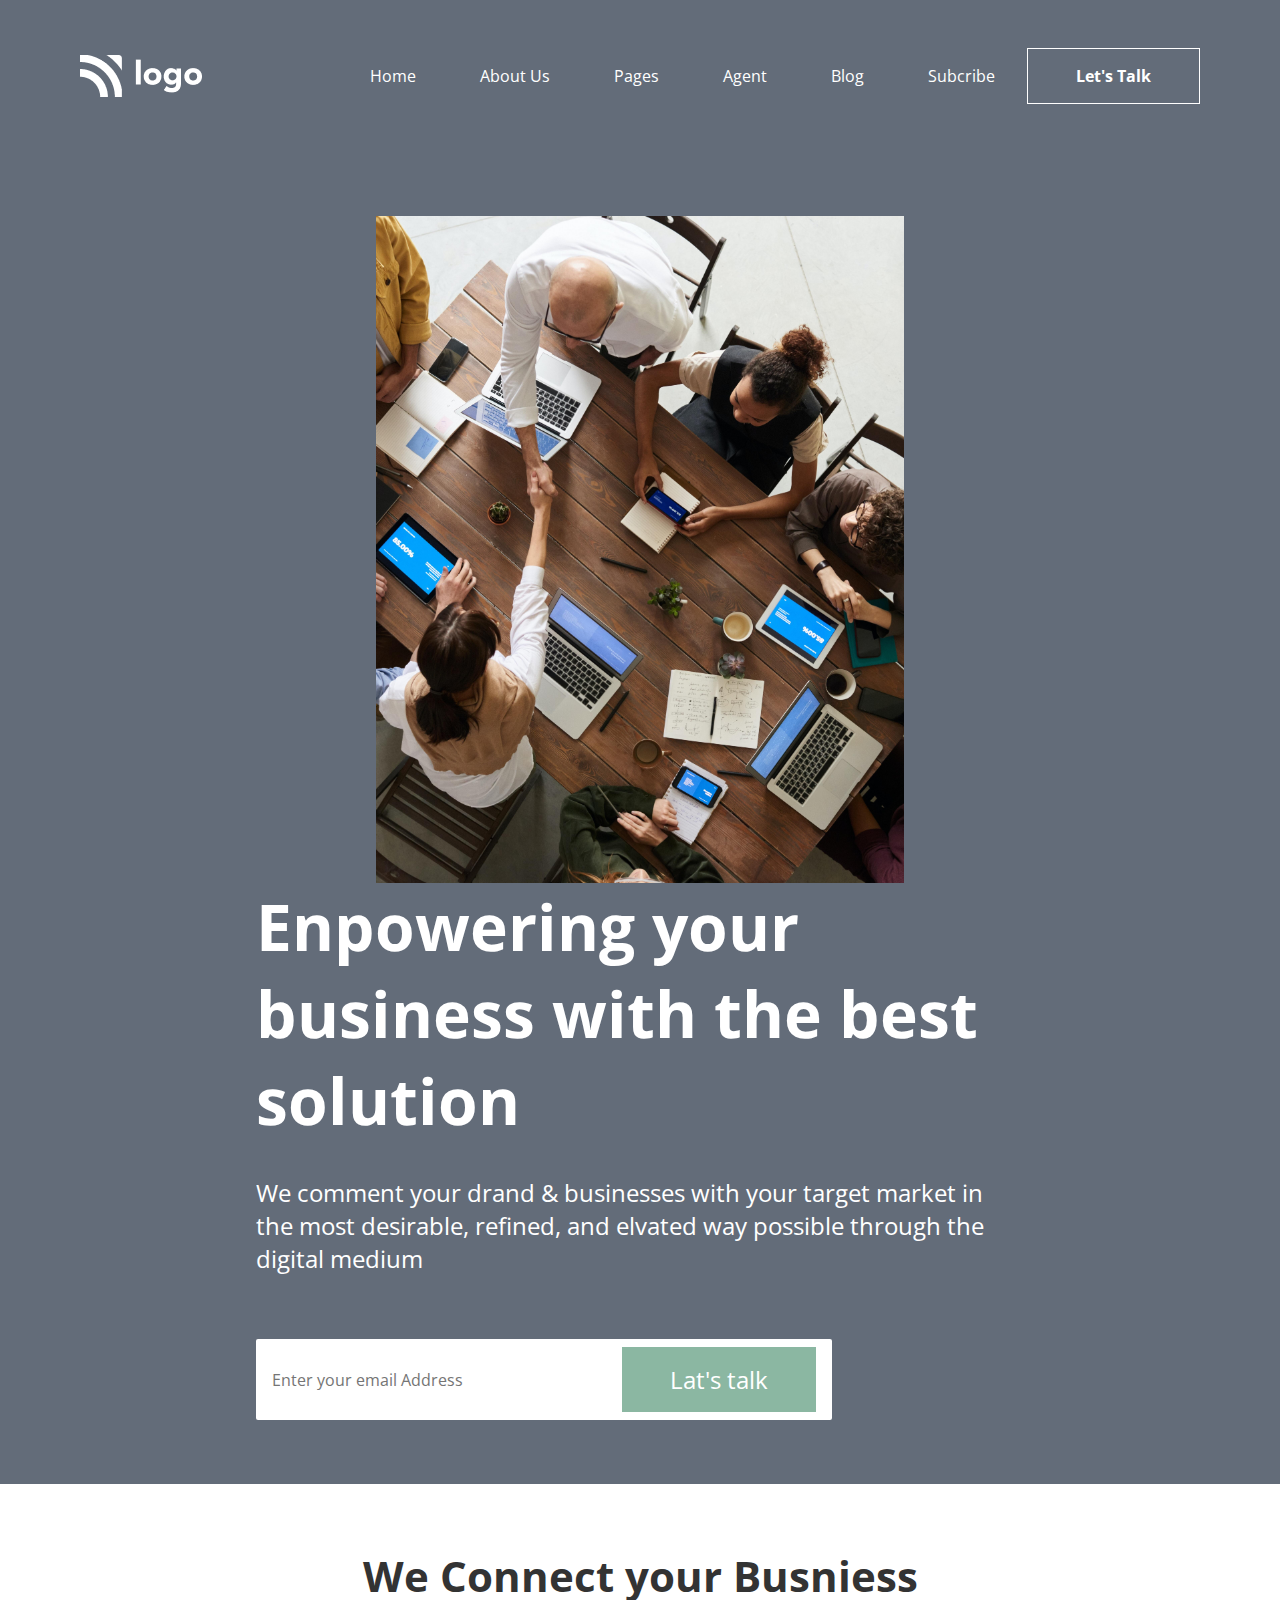
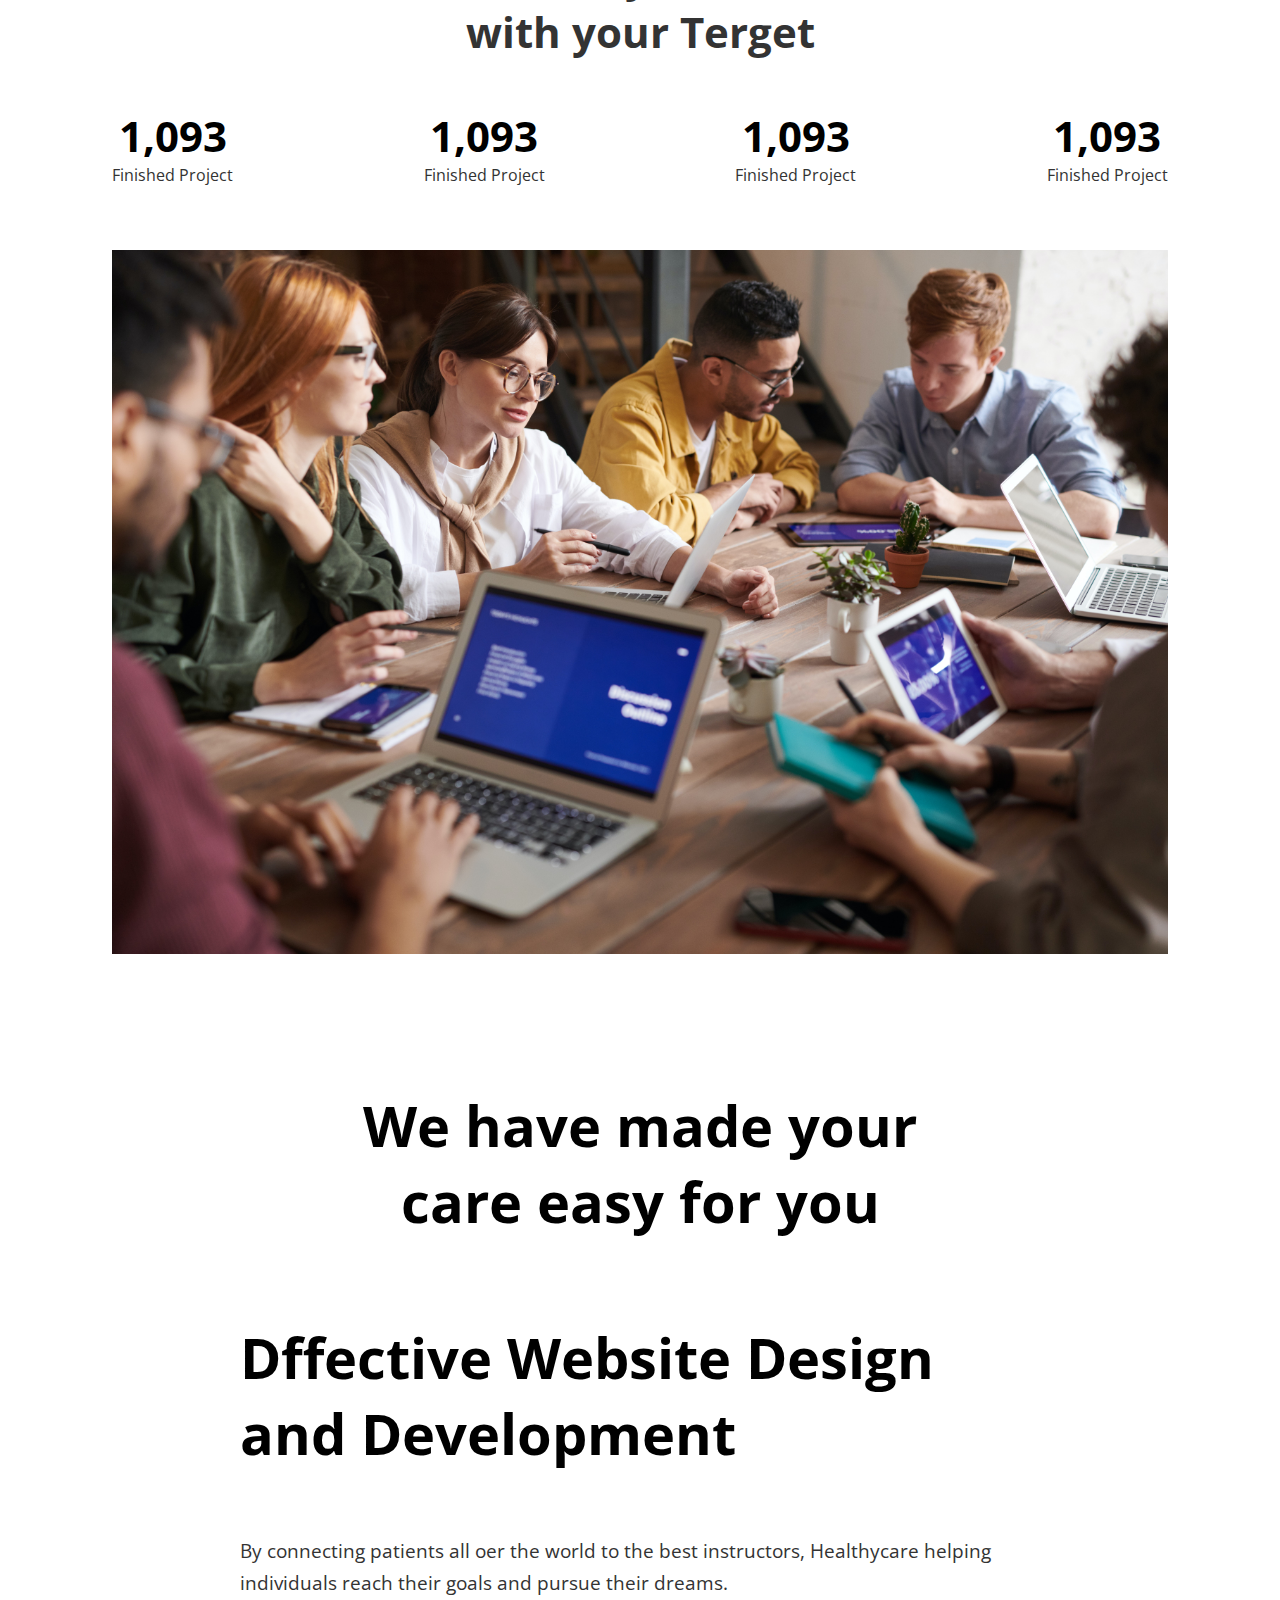
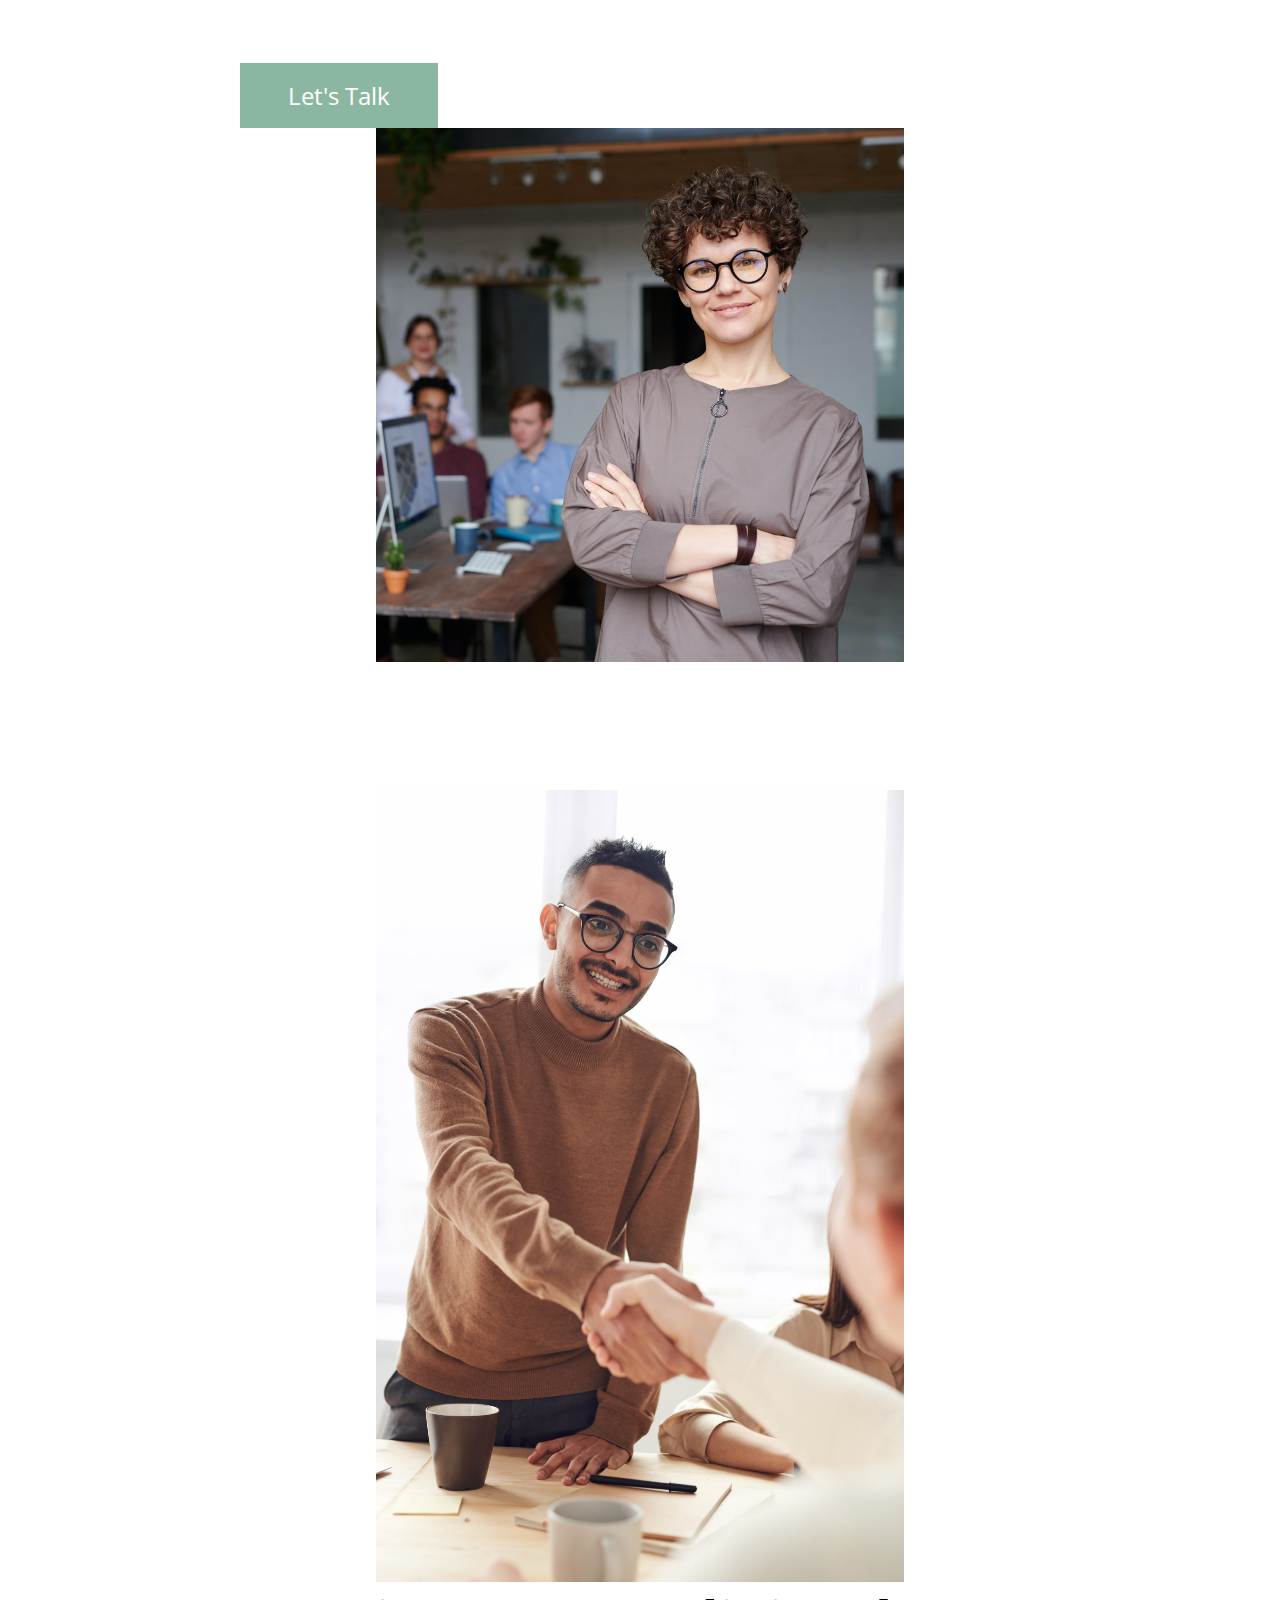
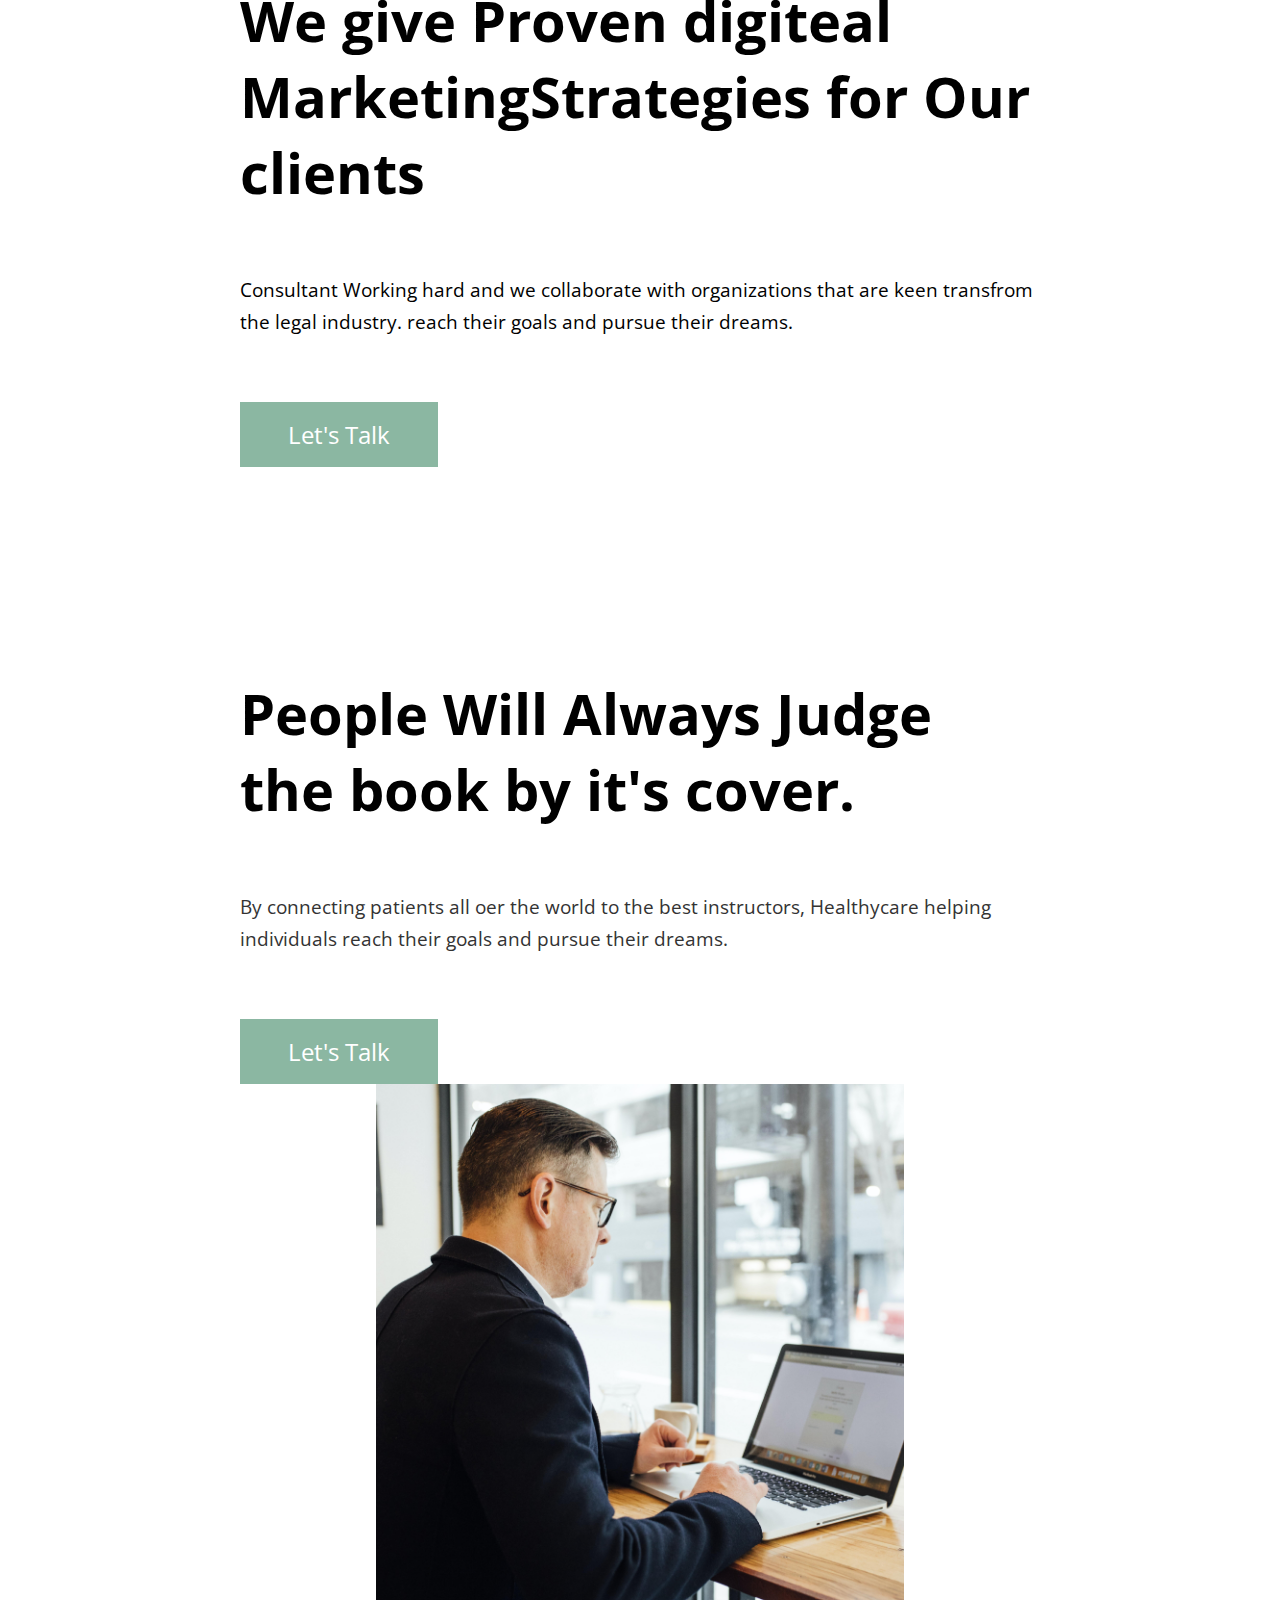
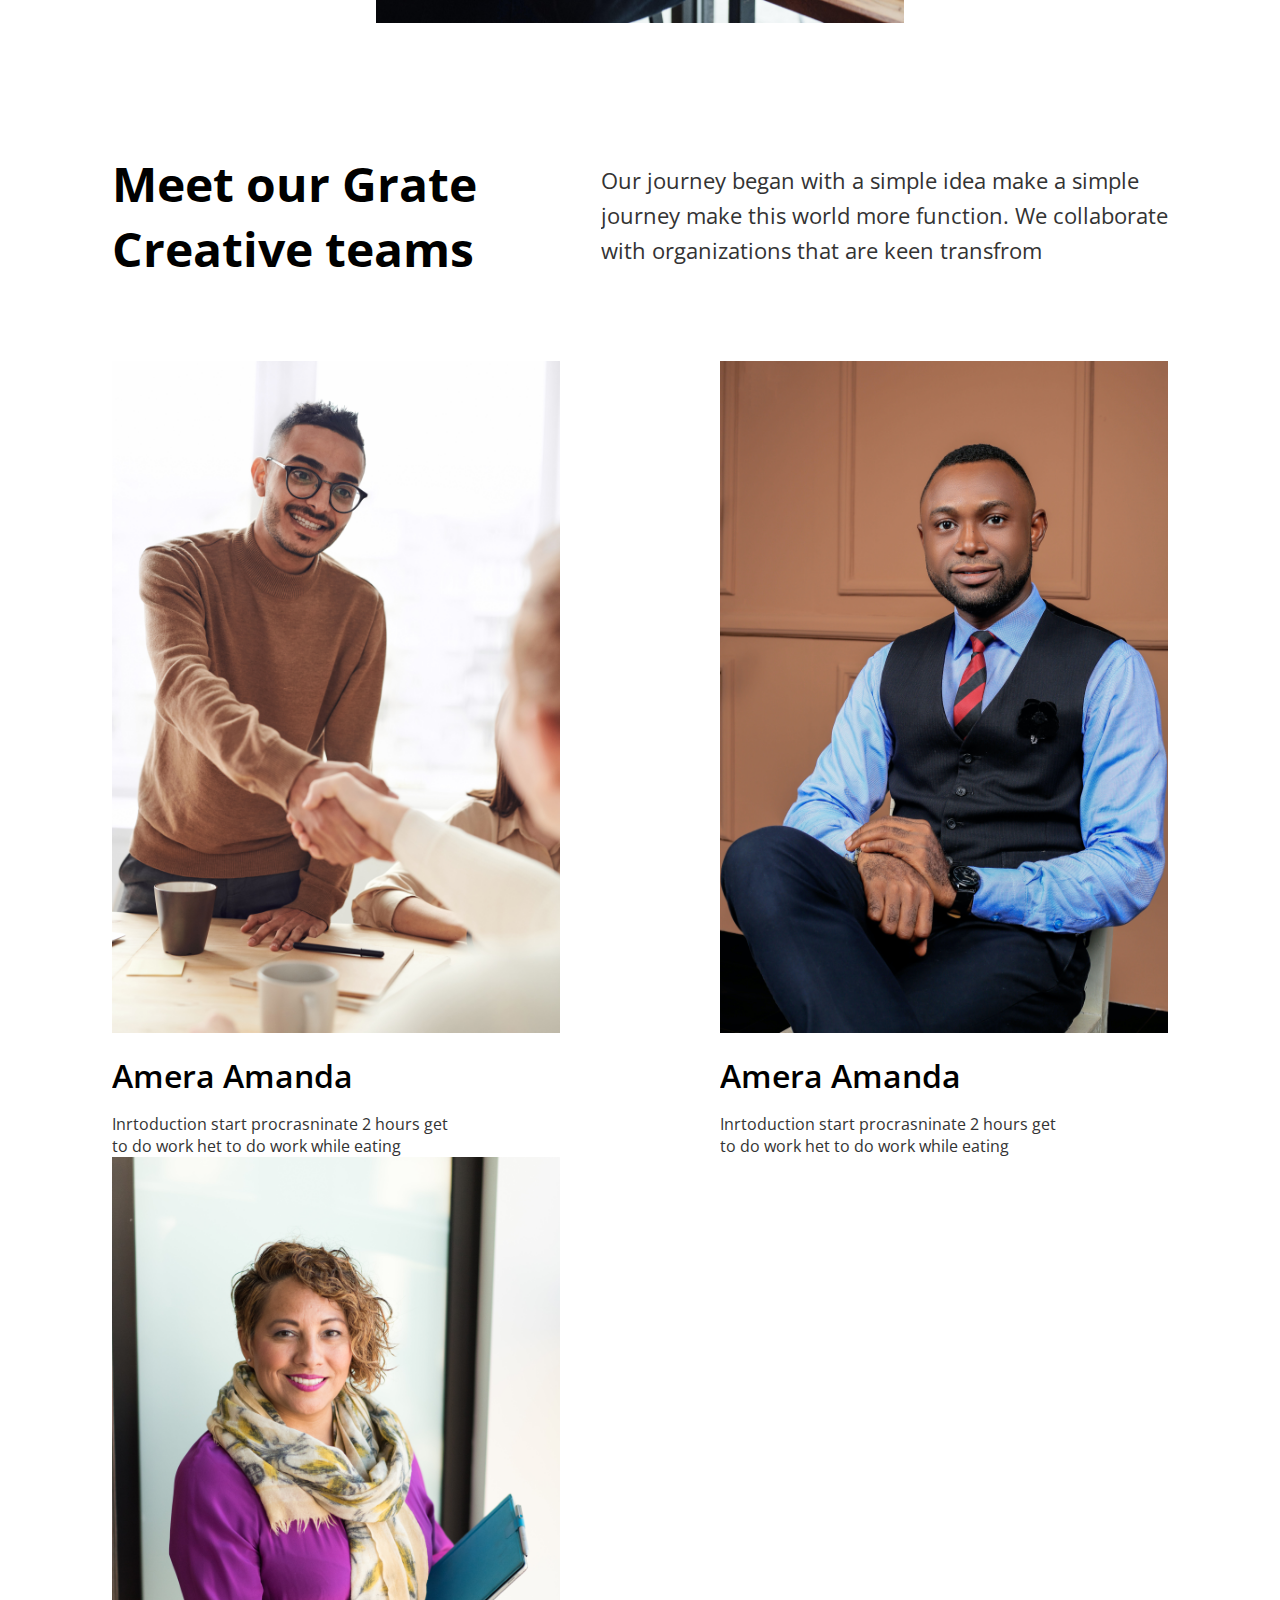
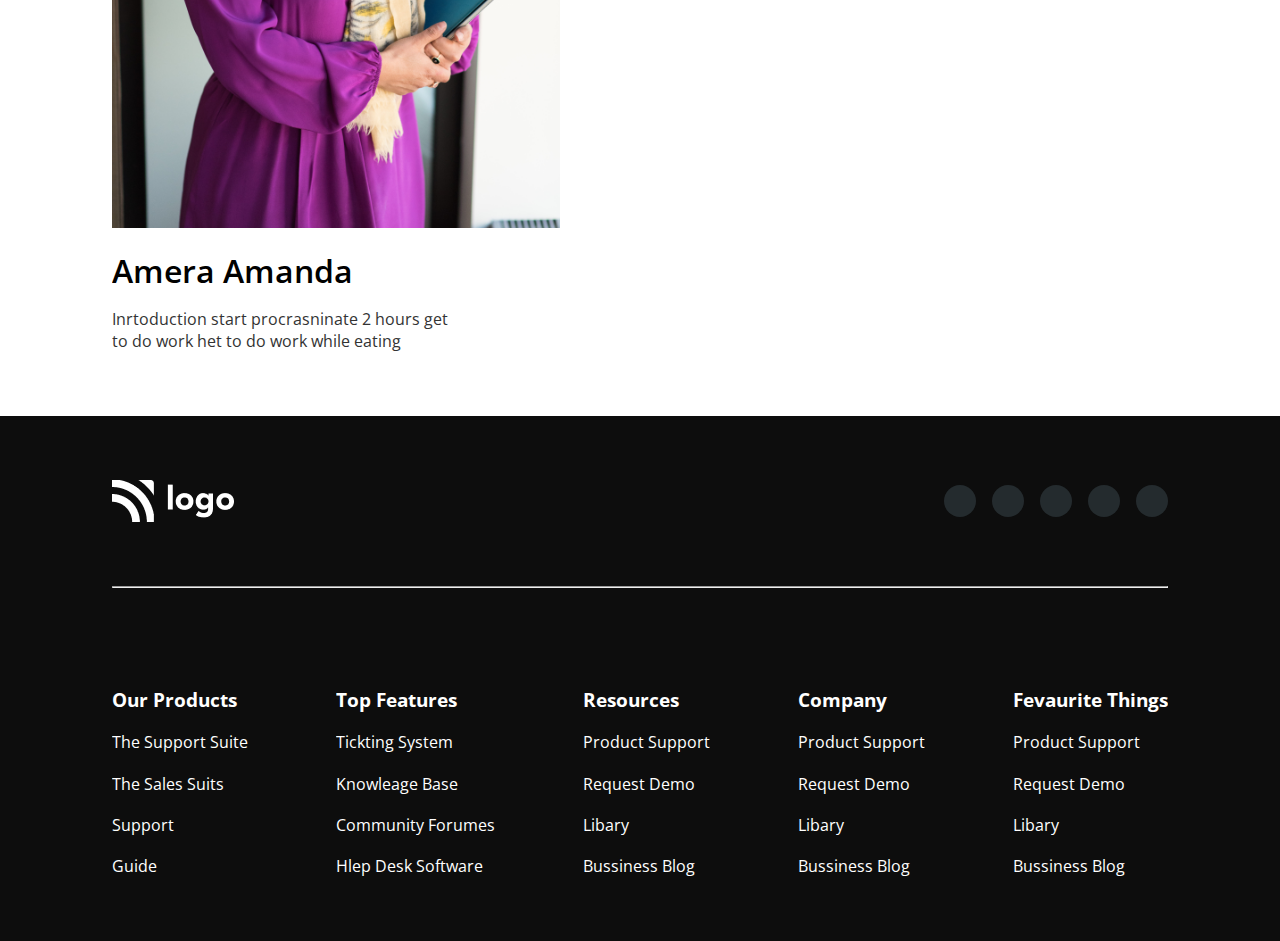
<file: busniess_landing_page/index.html>
<!DOCTYPE html>
<html lang="en">

<head>
    <meta charset="UTF-8">
    <meta http-equiv="X-UA-Compatible" content="IE=edge">
    <meta name="viewport" content="width=device-width, initial-scale=1.0">
    <title> Busniess Landing Page </title>
    <link rel="stylesheet" href="style.css">
    <link rel="stylesheet" href="https://cdnjs.cloudflare.com/ajax/libs/font-awesome/6.1.2/css/all.min.css"
        integrity="sha512-1sCRPdkRXhBV2PBLUdRb4tMg1w2YPf37qatUFeS7zlBy7jJI8Lf4VHwWfZZfpXtYSLy85pkm9GaYVYMfw5BC1A=="
        crossorigin="anonymous" referrerpolicy="no-referrer" />
</head>

<body>

    <!----------------------------- Header Seaction ------------------------>
    <header>
        <!---------------------- Navber --------------->
        <nav class="f j-sb ac">
            <img src="./images/Logo.png" alt="Logo">
            <ul class="f ac">
                <li><a href="#">Home</a></li>
                <li><a href="#">About Us</a></li>
                <li><a href="#">Pages</a></li>
                <li><a href="#">Agent</a></li>
                <li><a href="#">Blog</a></li>
                <li><a href="#">Subcribe</a></li>
                <li>
                    <button class="btn_nav"> Let's Talk </button>
                </li>
            </ul>
        </nav>


        <section class="hero f ac j-sa fw">
            <img src="./images/group_meeting.jpg" alt="Group Image">

            <div class="right">
                <h1 class="t-w">
                    Enpowering your
                    business with the
                    best solution
                </h1>

                <p class="t-w">
                    We comment your drand & businesses with your target
                    market in the most desirable, refined, and elvated way
                    possible through the digital medium
                </p>

                <div class="input_email">
                    <input type="text" name="email" id="input" placeholder="Enter your email Address">
                    <button class="btn"> Lat's talk</button>
                </div>

            </div>
        </section>
    </header>




    <!----------------------------- Company Stats Seaction ------------------------>
    <section class="stats">
        <h1 class="tc t-heading t-b">
            We Connect your Busniess <br>
            with your Terget
        </h1>

        <div class="stats_data f ac j-sb fw">
            <div class="stats_info tc">
                <h1 class="t-heading"> 1,093 </h1>
                <p class="t-b"> Finished Project </p>
            </div>

            <div class="stats_info tc">
                <h1 class="t-heading"> 1,093 </h1>
                <p class="t-b"> Finished Project </p>
            </div>

            <div class="stats_info tc">
                <h1 class="t-heading"> 1,093 </h1>
                <p class="t-b"> Finished Project </p>
            </div>

            <div class="stats_info tc">
                <h1 class="t-heading"> 1,093 </h1>
                <p class="t-b"> Finished Project </p>
            </div>
        </div>

        <img src="./images/groupTwo.jpg" alt="Groupe meeting image">
    </section>



    <!----------------------------- Product One Seaction ------------------------>
    <section class="product_one ff">
        <h1 class="tc ">
            We have made your <br>
            care easy for you
        </h1>

        <div class="main_section_one f ac j-sa fw my-5">
            <div class="main-section-one-left">
                <h1 class="">
                    Dffective Website Design
                    and Development
                </h1>

                <p class="t-b">
                    By connecting patients all oer the world to the best
                    instructors, Healthycare helping individuals reach their
                    goals and pursue their dreams.
                </p>

                <button class="btn"> Let's Talk </button>
            </div>

            <img src="./images/ladyThree.jpg" alt="Lady" class="img-w">
        </div>
    </section>



    <!----------------------------- Product Two Seaction ------------------------>
    <section class="product_two ff f ac j-sa fw">
        <img src="./images/manOne.jpg" alt="man One" class="img-w">

        <div class="two_right">
            <h1>
                We give Proven digiteal
                MarketingStrategies for
                Our clients
            </h1>

            <p>
                Consultant Working hard and we collaborate with
                organizations that are keen transfrom the legal industry.
                reach their goals and pursue their dreams.
            </p>

            <button class="btn"> Let's Talk </button>
        </div>
    </section>


    <!----------------------------- Product One Seaction ------------------------>
    <section class="product_one ff">

        <div class="main_section_one f ac j-sa fw my-5">
            <div class="main-section-one-left">
                <h1 class="">
                    People Will Always Judge
                    the book by it's cover.
                </h1>

                <p class="t-b">
                    By connecting patients all oer the world to the best
                    instructors, Healthycare helping individuals reach their
                    goals and pursue their dreams.
                </p>

                <button class="btn"> Let's Talk </button>
            </div>

            <img src="./images/manTwo.jpg" alt="Man Two" class="img-w">
        </div>
    </section>



    <!----------------------------- Team Seaction ------------------------>

    <section class="team ff">
        <div class="upper_heading f ac j-sb fw">
            <h1 class="t-heading ">
                Meet our Grate <br>
                Creative teams
            </h1>

            <p class="t-b">
                Our journey began with a simple idea make a simple <br>
                journey make this world more function. We collaborate <br>
                with organizations that are keen transfrom
            </p>

        </div>

        <div class="team_images f ac j-sb my-5 fw">
            <div class="team_image">
                <img src="./images/manOne.jpg" alt="manOne" >
                <h1> Amera Amanda </h1>
                <p class="t-b">
                    Inrtoduction start procrasninate 2 hours get <br>
                    to do work het to do work while eating
                </p>
            </div>

            <div class="team_image">
                <img src="./images/manThree.jpg" alt="man Two" >
                <h1> Amera Amanda </h1>
                <p class="t-b">
                    Inrtoduction start procrasninate 2 hours get <br>
                    to do work het to do work while eating
                </p>
            </div>

            <div class="team_image">
                <img src="./images/ladyOne.jpg" alt="Lady One" >
                <h1> Amera Amanda </h1>
                <p class="t-b">
                    Inrtoduction start procrasninate 2 hours get <br>
                    to do work het to do work while eating
                </p>
            </div>

        </div>

        </div>
    </section>



        <!----------------------------- Footer Seaction ------------------------>

        <section class="footer ff">
            <div class="footer_uppter f ac j-sb fw">
                <img src="./images/Logo.png" alt="Logo">

                <div class="footer_social_icons f ac">
                    <i class="fa-brands fa-square-facebook"></i>
                    <i class="fa-brands fa-instagram"></i>
                    <i class="fa-brands fa-twitter"></i>
                    <i class="fa-brands fa-github"></i>
                    <i class="fa-brands fa-linkedin"></i>
                </div>
            </div>

            <hr>

            <div class="footer_bottom f ac j-sb fw">
                <div class="genarel_info">
                    <h3 class="t-w"> Our Products</h3>
                    <p class="t-w">The Support Suite</p>
                    <p class="t-w">The Sales Suits</p>
                    <p class="t-w">Support</p>
                    <p class="t-w">Guide</p>
                </div>

                <div class="genarel_info">
                    <h3 class="t-w">Top Features</h3>
                    <p class="t-w">Tickting System</p>
                    <p class="t-w">Knowleage Base</p>
                    <p class="t-w">Community Forumes</p>
                    <p class="t-w">Hlep Desk Software</p>
                </div>

                <div class="genarel_info">
                    <h3 class="t-w">Resources</h3>
                    <p class="t-w">Product Support</p>
                    <p class="t-w">Request Demo</p>
                    <p class="t-w">Libary</p>
                    <p class="t-w">Bussiness Blog</p>
                </div>

                <div class="genarel_info">
                    <h3 class="t-w">Company</h3>
                    <p class="t-w">Product Support</p>
                    <p class="t-w">Request Demo</p>
                    <p class="t-w">Libary</p>
                    <p class="t-w">Bussiness Blog</p>
                </div>

                <div class="genarel_info">
                    <h3 class="t-w">Fevaurite Things</h3>
                    <p class="t-w">Product Support</p>
                    <p class="t-w">Request Demo</p>
                    <p class="t-w">Libary</p>
                    <p class="t-w">Bussiness Blog</p>
                </div>
            </div>
        </section>






</body>

</html>
</file>
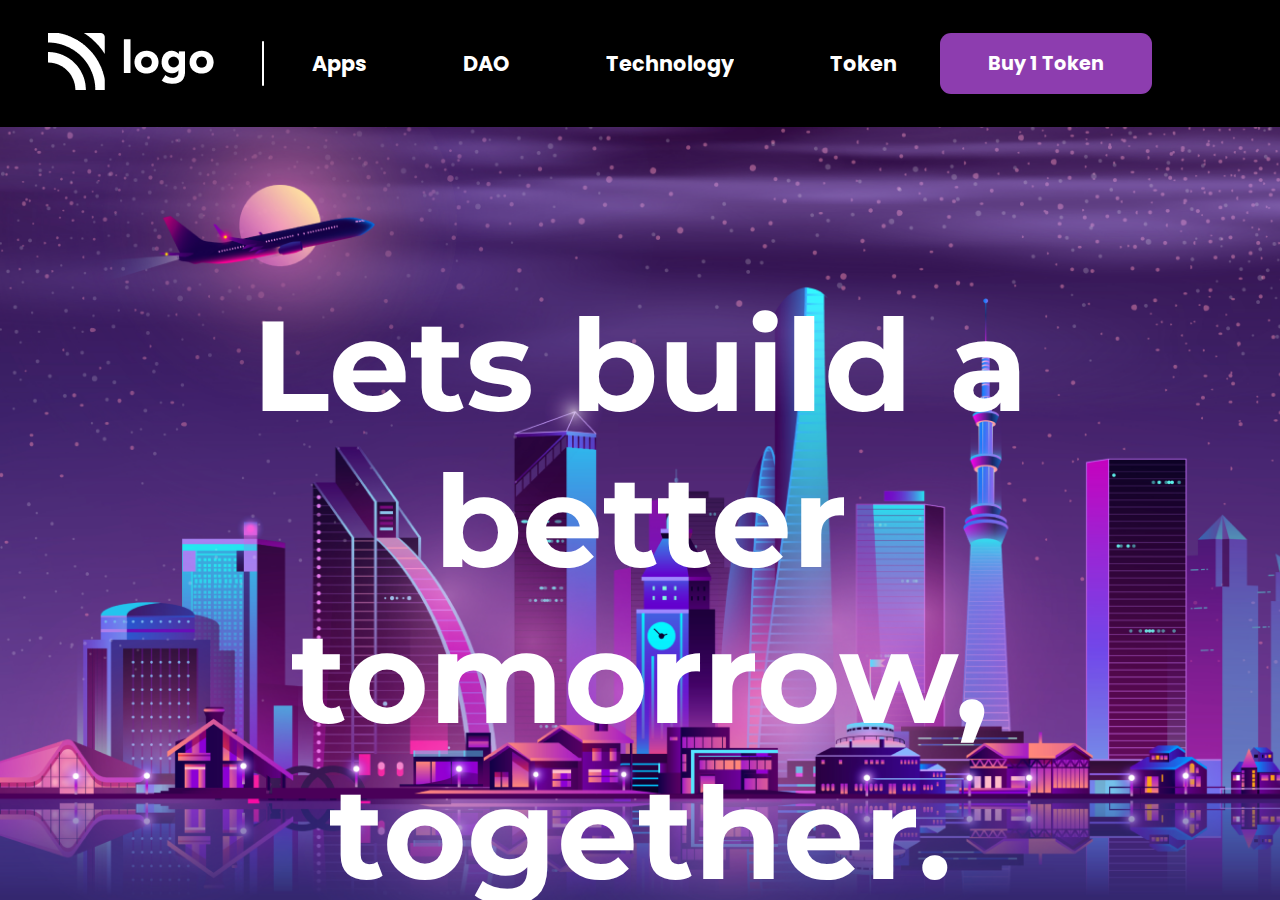
<file: Crypto_Landing-page/index.html>
<!DOCTYPE html>
<html lang="en">

<head>
  <meta charset="UTF-8" />
  <meta http-equiv="X-UA-Compatible" content="IE=edge" />
  <meta name="viewport" content="width=device-width, initial-scale=1.0" />
  <link rel="stylesheet" href="style.css" />
  <link rel="preconnect" href="https://fonts.googleapis.com" />
  <link rel="preconnect" href="https://fonts.gstatic.com" crossorigin />
  <link href="https://fonts.googleapis.com/css2?family=Poppins:wght@200;300;400;500;600;700;800&display=swap"
    rel="stylesheet" />
  <link rel="preconnect" href="https://fonts.googleapis.com" />
  <link rel="preconnect" href="https://fonts.gstatic.com" crossorigin />
  <link href="https://fonts.googleapis.com/css2?family=Montserrat:wght@600;700;800&display=swap" rel="stylesheet" />

  <title>Document</title>
</head>

<body>
  <div class="container">
    <section aria-label="navbar">
      <nav class="navbar">
        <div>
          <img src="./assets/white-logo.png" alt="logo" class="logo" />
        </div>
        <div class="line"></div>
        <div class="grow-list">
          <ul class="list">
            <li class="list-item">Apps</li>
            <li class="list-item">DAO</li>
            <li class="list-item">Technology</li>
            <li class="list-item">Token</li>
            <li class="list-item">Contributors</li>
          </ul>
        </div>
        <div id="button-div">
          <button class="button-small">Buy 1 Token</button>
        </div>
      </nav>
    </section>
    <!-- Hero Section -->
    <section aria-label="hero">
      <div class="hero">
        <h1 class="hero-heading">Lets build a better tomorrow, together.</h1>
        <p class="hero-description">
          Buy 1 Token. Join the DAO. Change the world
        </p>
        <button class="button-large">Request Early Access</button>
      </div>
    </section>
  </div>
</body>

</html>
</file>
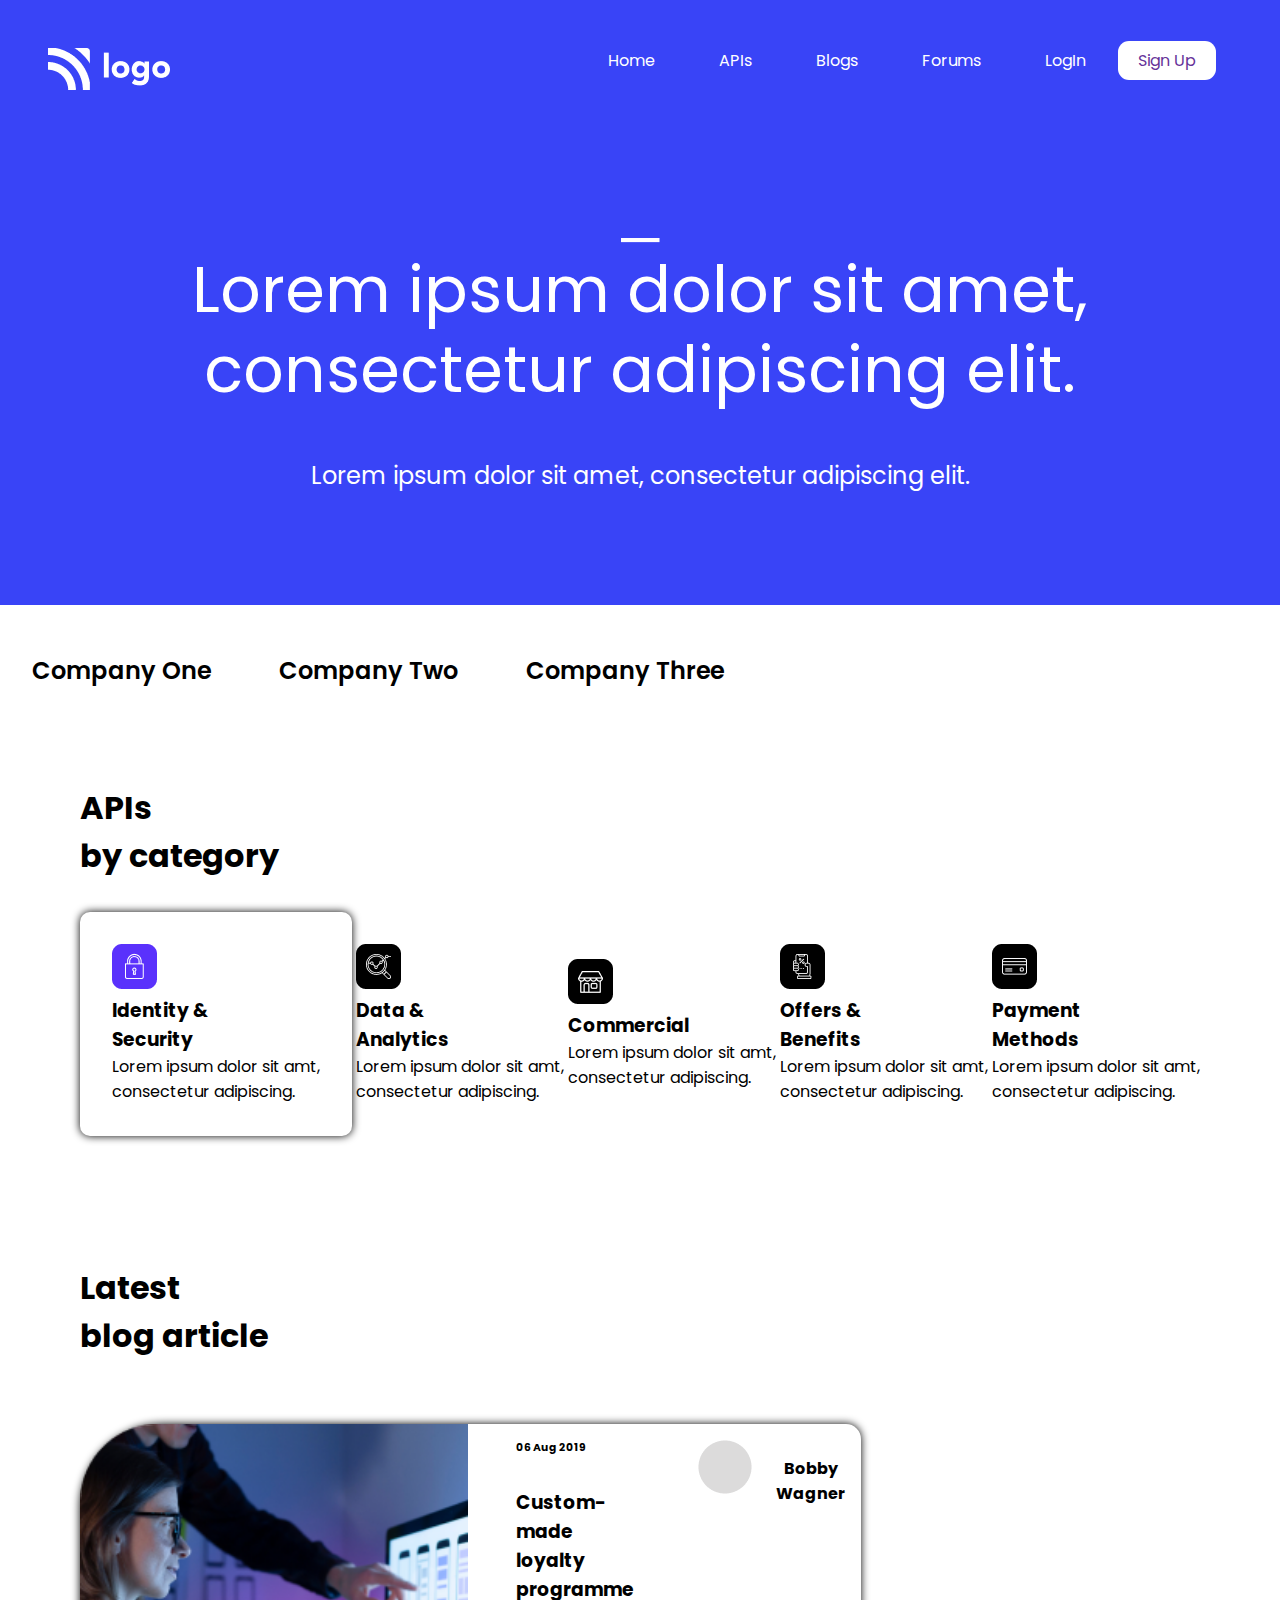
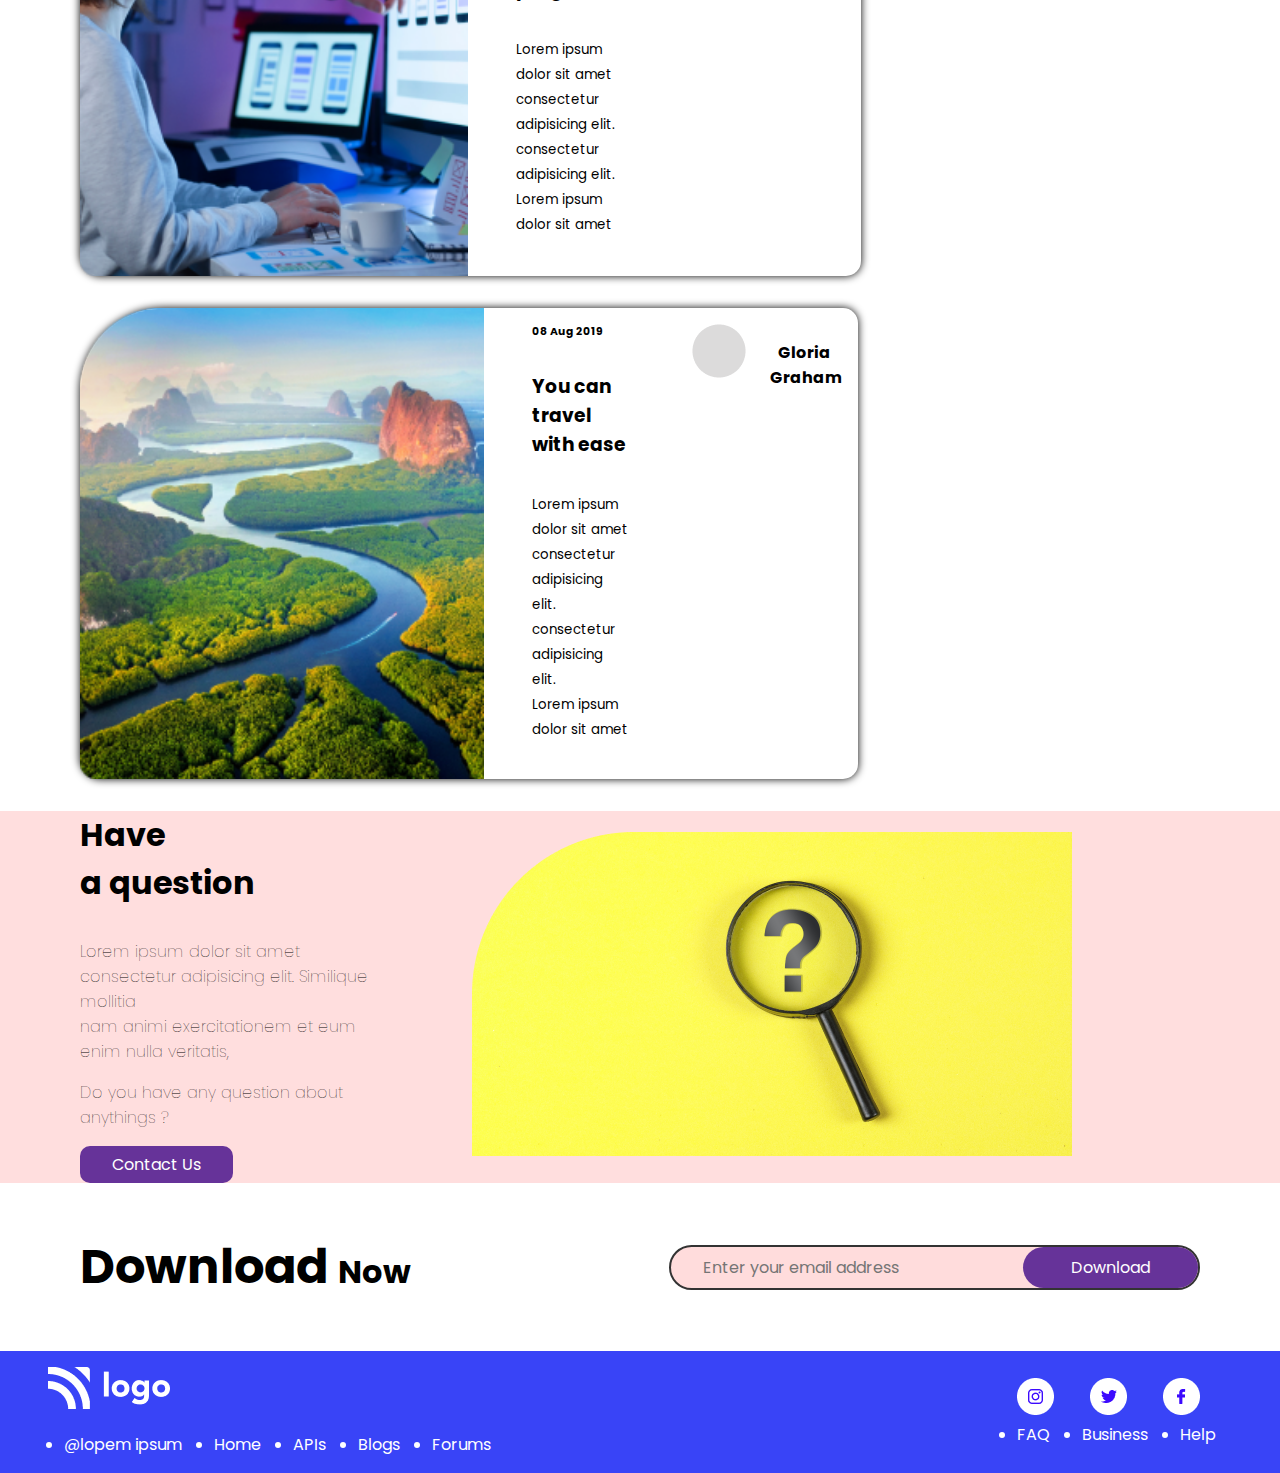
<file: Developer_Landingpage/index.html>
<!DOCTYPE html>
<html lang="en">

<head>
    <meta charset="UTF-8">
    <meta http-equiv="X-UA-Compatible" content="IE=edge">
    <meta name="viewport" content="width=device-width, initial-scale=1.0">
    <title>Developer Landing Page</title>
    <link rel="stylesheet" href="style.css">
</head>

<body>
    <!-- Header Starts -->
    <header>
        <!-- Navigation Bar Starts -->
        <nav>
            <!-- Navigation items Starts -->
            <a class="nav-item">Home</a>
            <a class="nav-item">APIs</a>
            <a class="nav-item">Blogs</a>
            <a class="nav-item">Forums</a>
            <a class="nav-item">LogIn</a>
            <a class="nav-item-active">Sign Up</a>
            <svg class="nav-item" width="13" height="13" viewBox="0 0 13 13" fill="none"
                xmlns="http://www.w3.org/2000/svg">
                <path fill-rule="evenodd" clip-rule="evenodd"
                    d="M8.85903 8.24401L11.816 11.321L11.815 11.322C11.991 11.4877 12.0614 11.7369 11.9982 11.9703C11.9349 12.2036 11.7483 12.3831 11.5127 12.4372C11.2771 12.4914 11.0308 12.4113 10.872 12.229L7.89103 9.12901C7.04998 9.72236 6.04531 10.0397 5.01603 10.037C2.66419 10.0372 0.627975 8.40344 0.118589 6.10743C-0.390797 3.81142 0.763438 1.46979 2.89472 0.475412C5.02599 -0.518963 7.56198 0.100953 8.99418 1.96641C10.4264 3.83187 10.3702 6.44192 8.85903 8.24401ZM8.44412 3.59725C7.86941 2.21135 6.51636 1.3082 5.01603 1.30901C2.9693 1.31231 1.31123 2.97128 1.30903 5.01801C1.30903 6.51834 2.21291 7.8709 3.59912 8.44487C4.98532 9.01883 6.58078 8.70114 7.64139 7.63996C8.702 6.57878 9.01883 4.98314 8.44412 3.59725Z"
                    fill="white" />
            </svg>
        </nav>

        <!-- LOGO -->
        <div>
            <img class="logo" src="./images/Logo.png">
        </div>

        <!-- Text -->
        <div class="header-text">
            <img src="./images/Rectangle_12.png">
            <h2>
                Lorem ipsum dolor sit amet, <br>consectetur adipiscing elit.
            </h2>
            <p>
                Lorem ipsum dolor sit amet, consectetur adipiscing elit.
            </p>
        </div>

        <!-- Image -->
        <div>
            <img class="header-image" src="./images/IMAGE HERE.png">
        </div>
    </header>


    <!-- Companies -->
    <div class="companies">
        <a href="#" class="company-items">Company One</a>
        <a href="#" class="company-items">Company Two</a>
        <a href="#" class="company-items">Company Three</a>
    </div>

    <!-- API Section -->
    <div class="api">
        <h1 class="api-heading">APIs <br> by category</h1>
        <!-- Cards -->
        <div class="cards">
            <!-- Card 01 -->
            <div class="card-active">
                <img class="card-logo" src="./images/Group 97.png">
                <h3 class="card-head-active">Identity & <br> Security</h3>
                <p class="card-body">Lorem ipsum dolor sit amt, <br> consectetur adipiscing.</p>
            </div>
            <!-- Card 02 -->
            <div class="card">
                <img class="card-logo" src="./images/Group 98.png">
                <h3 class="card-head">Data & <br> Analytics</h3>
                <p class="card-body">Lorem ipsum dolor sit amt, <br> consectetur adipiscing.</p>
            </div>
            <!-- Card 03 -->
            <div class="card">
                <img class="card-logo" src="./images/Group 99.png">
                <h3 class="card-head">Commercial</h3>
                <p class="card-body">Lorem ipsum dolor sit amt, <br> consectetur adipiscing.</p>
            </div>
            <!-- Card 04 -->
            <div class="card">
                <img class="card-logo" src="./images/Group 100.png">
                <h3 class="card-head">Offers & <br> Benefits</h3>
                <p class="card-body">Lorem ipsum dolor sit amt, <br> consectetur adipiscing.</p>
            </div>
            <!-- Card 05 -->
            <div class="card">
                <img class="card-logo" src="./images/Group 101.png">
                <h3 class="card-head">Payment <br> Methods</h3>
                <p class="card-body">Lorem ipsum dolor sit amt, <br> consectetur adipiscing.</p>
            </div>

        </div>
    </div>


    <!-- Blog section -->
    <div class="blog-heading">
        <h1>Latest <br> blog article</h1>
    </div>
    <!-- Blogs -->
    <div class="blog-cards">
        <!-- Blog card 01 -->
        <div class="blog-card">
            <div class="blog-image">
                <img src="./images/Rectangle.png" alt="">
            </div>
            <div class="blog-content">
                <h6>06 Aug 2019</h6>
                <h3>Custom-made <br> loyalty programme</h3>
                <small>Lorem ipsum dolor sit amet <br>consectetur adipisicing elit. <br> consectetur adipisicing elit.
                    <br>Lorem ipsum dolor sit amet</small>
            </div>
            <div class="blog-bottom">
                <img class="blog-card-bottom-image" src="./images/IMAGE HERE (2).png" alt="">
            </div>
            <div class="blog-author">
                <b class="blog-author">Bobby Wagner</b>
            </div>

        </div>

        <!-- Blog card 02 -->

        <div class="blog-card">
            <div class="blog-image">
                <img src="./images/Rectangle Copy.png" alt="">
            </div>
            <div class="blog-content">
                <h6>08 Aug 2019</h6>
                <h3>You can <br> travel with ease</h3>
                <small>Lorem ipsum dolor sit amet <br>consectetur adipisicing elit. <br> consectetur adipisicing elit.
                    <br>Lorem ipsum dolor sit amet</small>
            </div>
            <div class="blog-bottom">
                <img class="blog-card-bottom-image" src="./images/IMAGE HERE (2).png" alt="">
            </div>
            <div class="blog-author">
                <b class="blog-author">Gloria Graham</b>
            </div>

        </div>
    </div>

    <!-- FAQ SECTION -->
    <div class="faq-section">
        <div class="faq-content">
            <h2>Have <br> a question</h2>
            <h4>Lorem ipsum dolor sit amet consectetur adipisicing elit. Similique mollitia <br>nam animi exercitationem
                et eum enim nulla veritatis,</h4>
            <h4>Do you have any question about anythings ?</h4>

            <button>Contact Us</button>
        </div>
        <div class="faq-image">
            <img src="./images/Rectangle_38-2 (1).png" alt="">
        </div>
    </div>

    <!-- Download -->
    <div class="download-section">
        <div class="download-content">
            <h1>Download <span> Now</span></h1>
        </div>
        <div class="download-email">
            <form class="submit-from">
                <input placeholder="Enter your email address" />
                <button>Download</button>
            </form>
        </div>
    </div>

    <!-- Footer Section -->
    <div class="footer-section">
        <div class="footer-left">
            <img class="footer-logo" src="./images/Logo.png" alt="">
            <ul class="list">
                <li class="list-items">@lopem ipsum</li>
                <li class="list-items">Home</li>
                <li class="list-items">APIs</li>
                <li class="list-items">Blogs</li>
                <li class="list-items">Forums</li>
            </ul>
        </div>

        <div class="footer-right">
            <div class="footer-right">
                <img class="footer-logos" src="./images/Group 102.png" alt="">
                <img class="footer-logos" src="./images/Group 103.png" alt="">
                <img class="footer-logos" src="./images/Group 104.png" alt="">
            </div>
            <ul class="logos-list">
                <li class="list-items">FAQ</li>
                <li class="list-items">Business</li>
                <li class="list-items">Help</li>
            </ul>
        </div>

    </div>
</body>

</html>
</file>
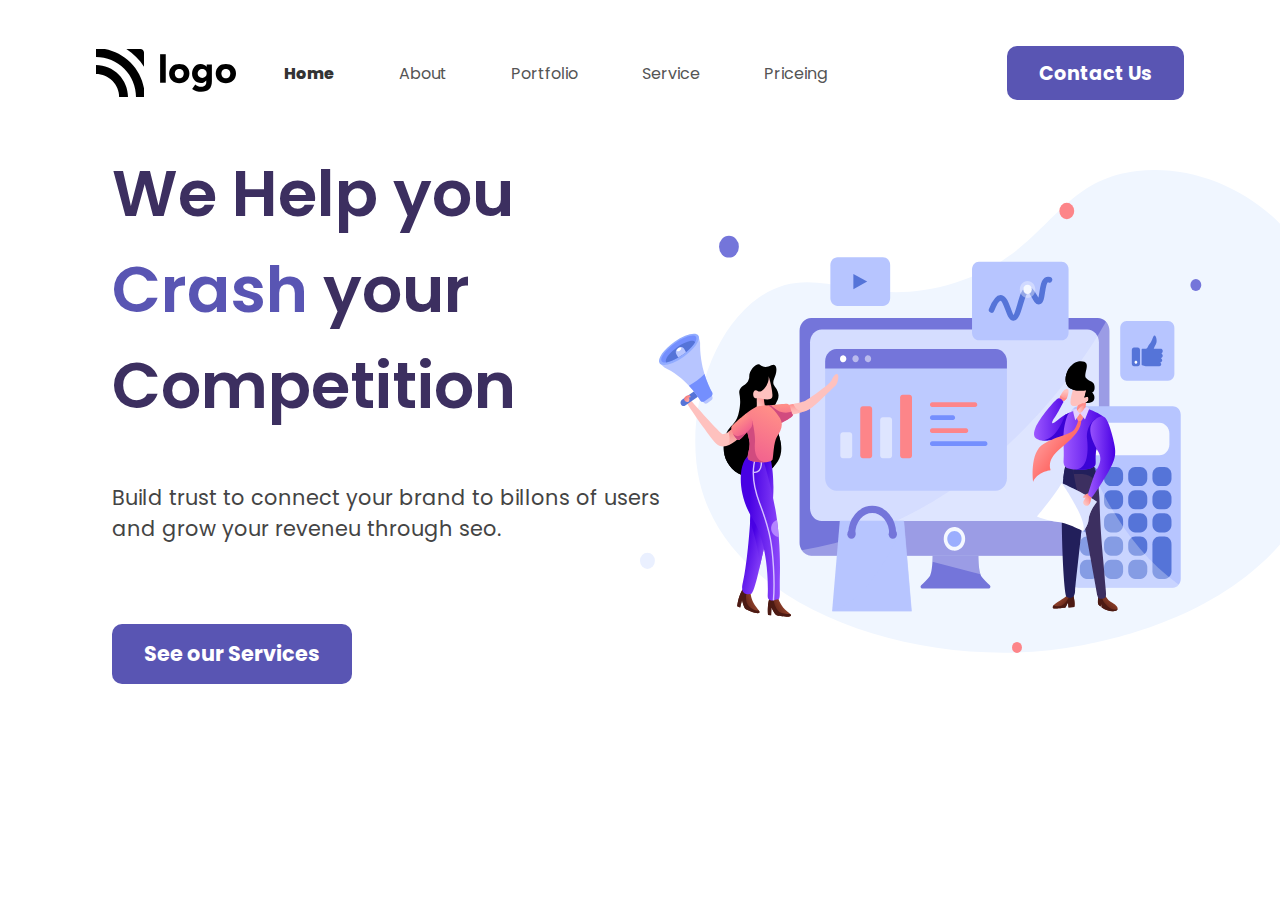
<file: digital-marketing/index.html>
<!DOCTYPE html>
<html lang="en">

<head>
    <meta charset="UTF-8">
    <meta http-equiv="X-UA-Compatible" content="IE=edge">
    <meta name="viewport" content="width=device-width, initial-scale=1.0">
    <title>Degetal Marketing</title>
    <link rel="stylesheet" href="style.css">
</head>

<body>

    <!--======================== Navber Starts =============================-->
    <nav>
        <img src="./logo.svg" alt="logo">
        <ul>
            <li><a href="#" class="active">Home</a></li>
            <li><a href="#">About</a></li>
            <li><a href="#">Portfolio</a></li>
            <li><a href="#">Service</a></li>
            <li><a href="#">Priceing</a></li>
        </ul>

        <button class="btn-nav"> Contact Us </button>
    </nav>


    <!--======================== Hero Starts =============================-->
    <section class="hero">
        <div class="hero_left">
            <h1>
                We Help you 
                <span> Crash </span> your 
                Competition
            </h1>

            <p>
                Build trust to connect your brand to billons of 
                users and grow your reveneu through seo.
            </p>

            <button class="btn-hero">See our Services</button>
        </div>

        <div class="image_div">
            <img src="./Header Illustration.svg" alt="Imgage">
        </div>
    </section>




</body>

</html>
</file>
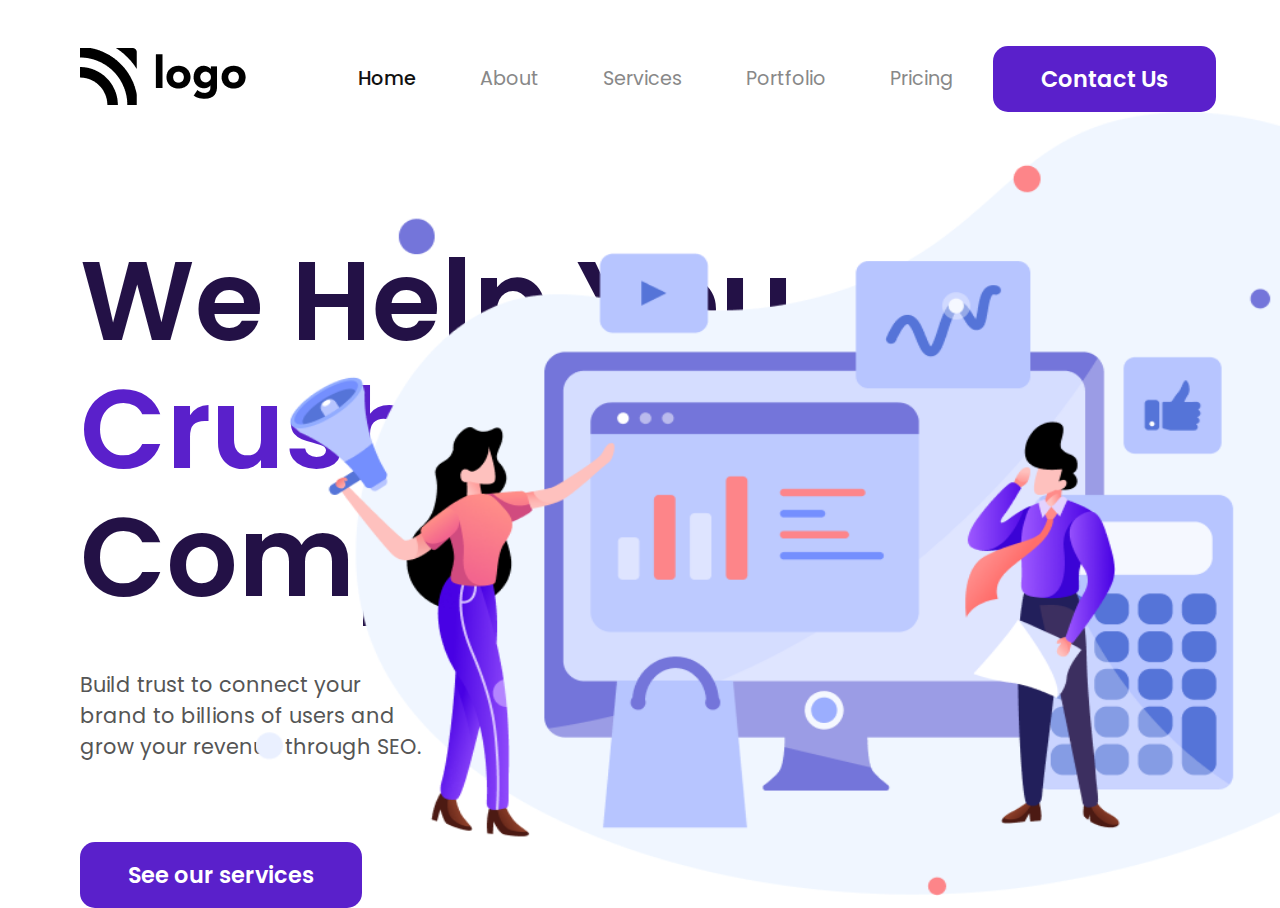
<file: Digital_Marketing/index.html>
<!DOCTYPE html>
<html lang="en">
  <head>
    <meta charset="UTF-8" />
    <meta http-equiv="X-UA-Compatible" content="IE=edge" />
    <meta name="viewport" content="width=device-width, initial-scale=1.0" />
    <!-- stylesheet -->
    <link rel="stylesheet" href="style.css" />
    <!-- Font -->
    <link rel="preconnect" href="https://fonts.googleapis.com" />
    <link rel="preconnect" href="https://fonts.gstatic.com" crossorigin />
    <link
      href="https://fonts.googleapis.com/css2?family=Poppins:wght@200;300;400;500;600;700;800&display=swap"
      rel="stylesheet"
    />
    <title>Document</title>
  </head>
  <body>
    <div class="container">
      <section aria-label="navbar">
        <nav class="navbar-container">
          <div class="logo">
            <img src="./assets/Logo.png" alt="brand-logo" />
          </div>
          <div class="grow-list">
            <ul class="list">
              <li class="list-item action">Home</li>
              <li class="list-item">About</li>
              <li class="list-item">Services</li>
              <li class="list-item">Portfolio</li>
              <li class="list-item">Pricing</li>
            </ul>
          </div>
          <div class="button-group">
            <button class="nav-button">Contact Us</button>
          </div>
        </nav>
      </section>
      <!-- Banner -->
      <section aria-label="banner">
        <div class="banner-container">
          <!-- Left text -->
          <div class="left-div">
            <h1 class="heading-text">
              We Help You <span>Crush</span> Your Competition
            </h1>
            <p class="description">
              Build trust to connect your brand to billions of users and grow
              your revenue through SEO.
            </p>
            <button class="nav-button btn">See our services</button>
          </div>
          <!-- Right Text -->
          <div class="image-div">
            <img src="./assets/Header Illustration.png" alt="illustration" class="image" />
          </div>
        </div>
      </section>
    </div>
  </body>
</html>
</file>
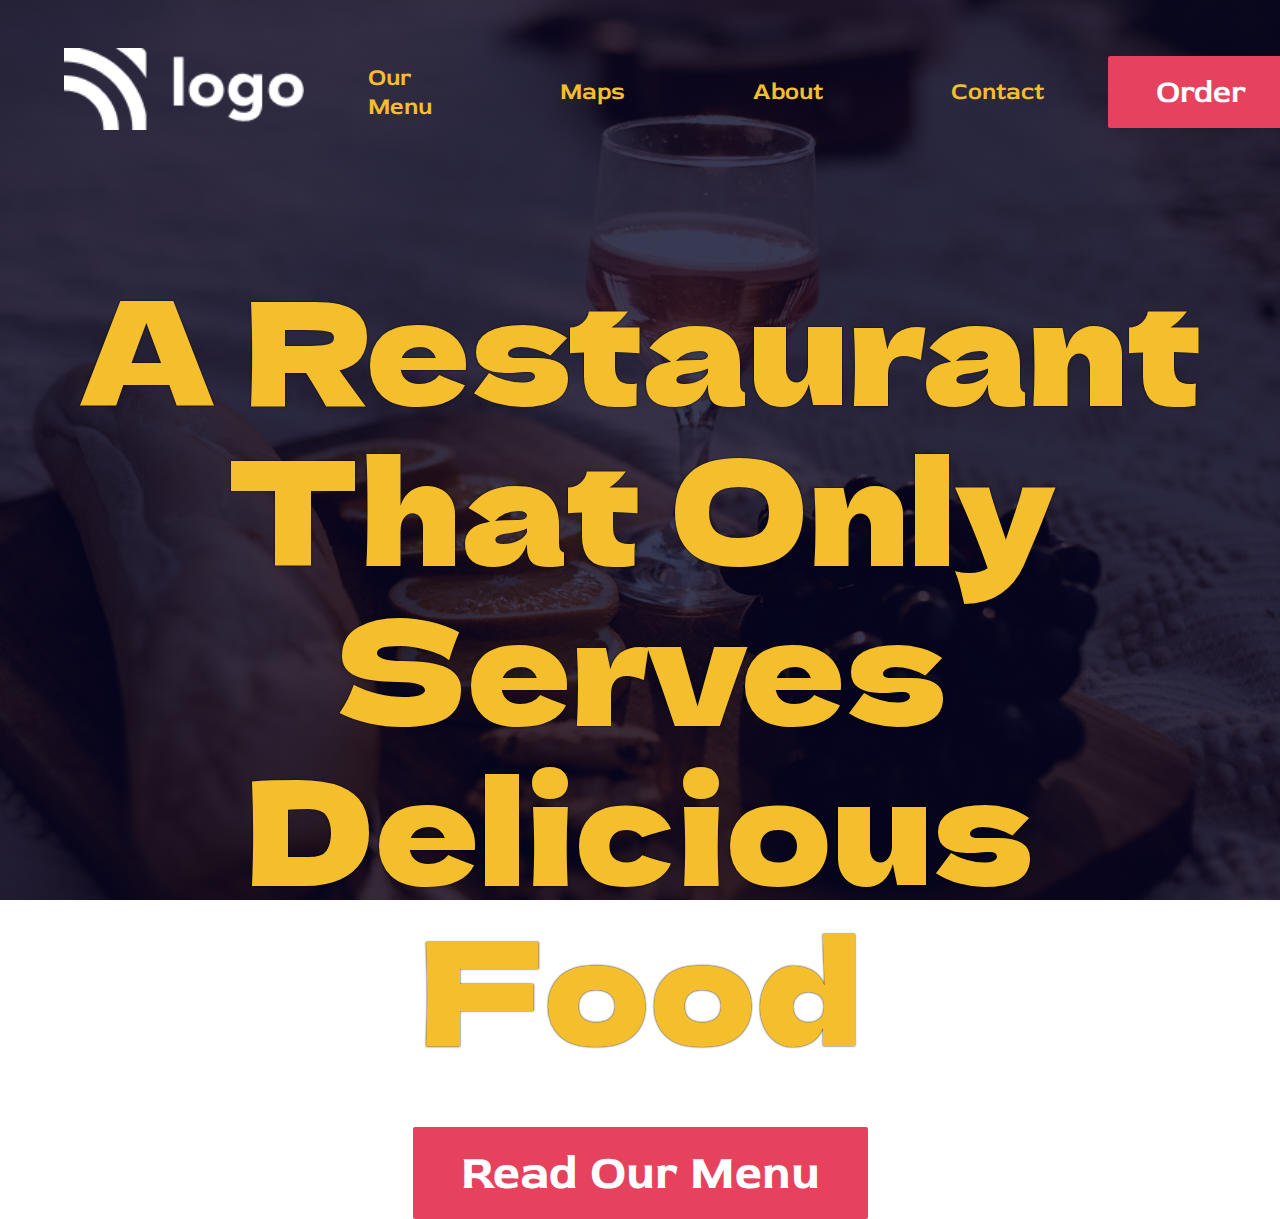
<file: Food_Restaurant/index.html>
<!DOCTYPE html>
<html lang="en">
  <head>
    <meta charset="UTF-8" />
    <meta http-equiv="X-UA-Compatible" content="IE=edge" />
    <meta name="viewport" content="width=device-width, initial-scale=1.0" />
    <link rel="stylesheet" href="style.css" />
    <!-- Red Rose Font -->
    <link rel="preconnect" href="https://fonts.googleapis.com" />
    <link rel="preconnect" href="https://fonts.gstatic.com" crossorigin />
    <link
      href="https://fonts.googleapis.com/css2?family=Red+Rose:wght@300;400;500;600;700&display=swap"
      rel="stylesheet"
    />
    <!-- Dela Font -->
    <link rel="preconnect" href="https://fonts.googleapis.com" />
    <link rel="preconnect" href="https://fonts.gstatic.com" crossorigin />
    <link
      href="https://fonts.googleapis.com/css2?family=Dela+Gothic+One&display=swap"
      rel="stylesheet"
    />
    <title>Document</title>
  </head>
  <body>

    <div class="container">
      <section aria-label="navbar">
        <nav class="navbar">
          <div>
            <img src="./assets/white-logo.png" alt="logo" class="logo" />
          </div>
          <div>
            <ul class="list">
              <li class="list-item">Our Menu</li>
              <li class="list-item">Maps</li>
              <li class="list-item">About</li>
              <li class="list-item">Contact</li>
            </ul>
          </div>
          <div>
            <button class="button-small">Order</button>
          </div>
        </nav>
      </section>
      <!-- Hero Section -->

      <section aria-label="hero">
        <div class="hero">
          <h1 class="hero-heading">
            A Restaurant That Only Serves Delicious Food
          </h1>
          <button class="button-large">Read Our Menu</button>

          <div class="bottom">
            <div>
              <img src="./assets/scrool.png" alt="bottom-logo" />
            </div>
          </div>
          
        </div>
      </section>
    </div>

  </body>
</html>
</file>
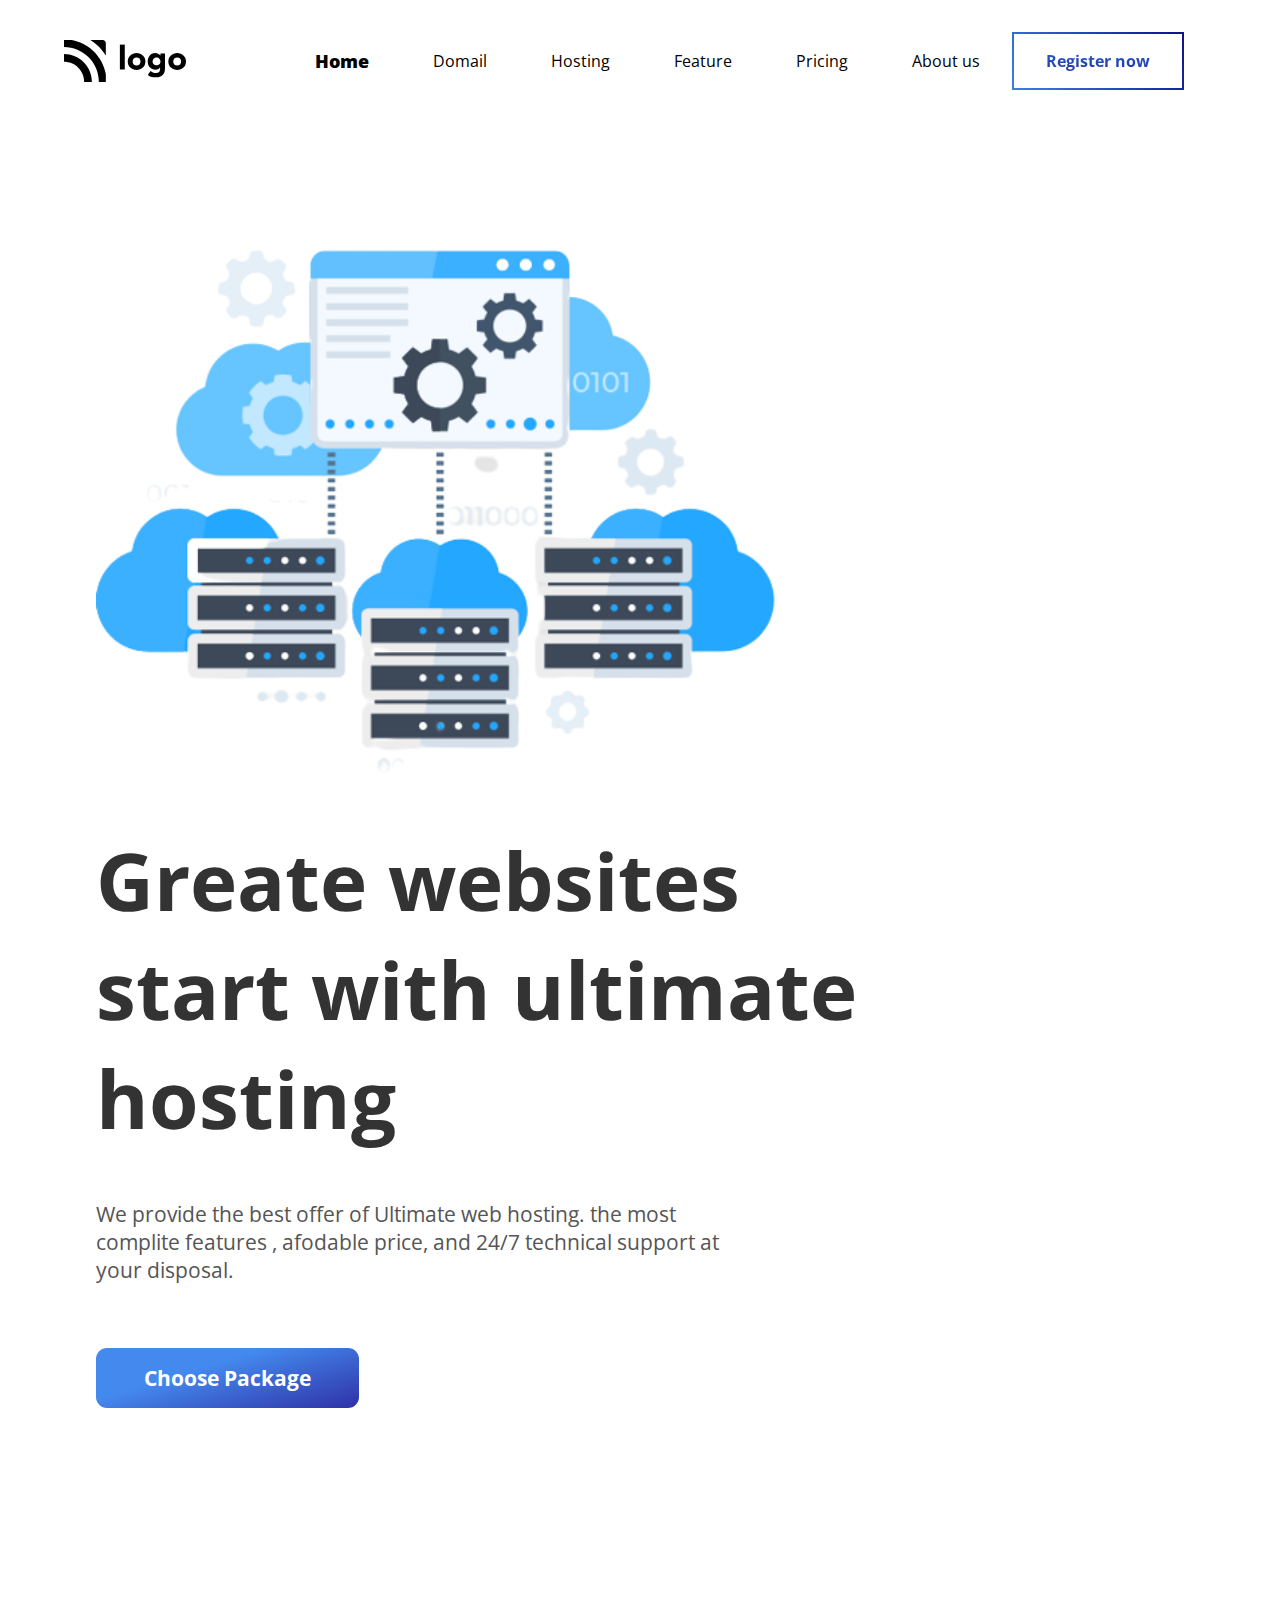
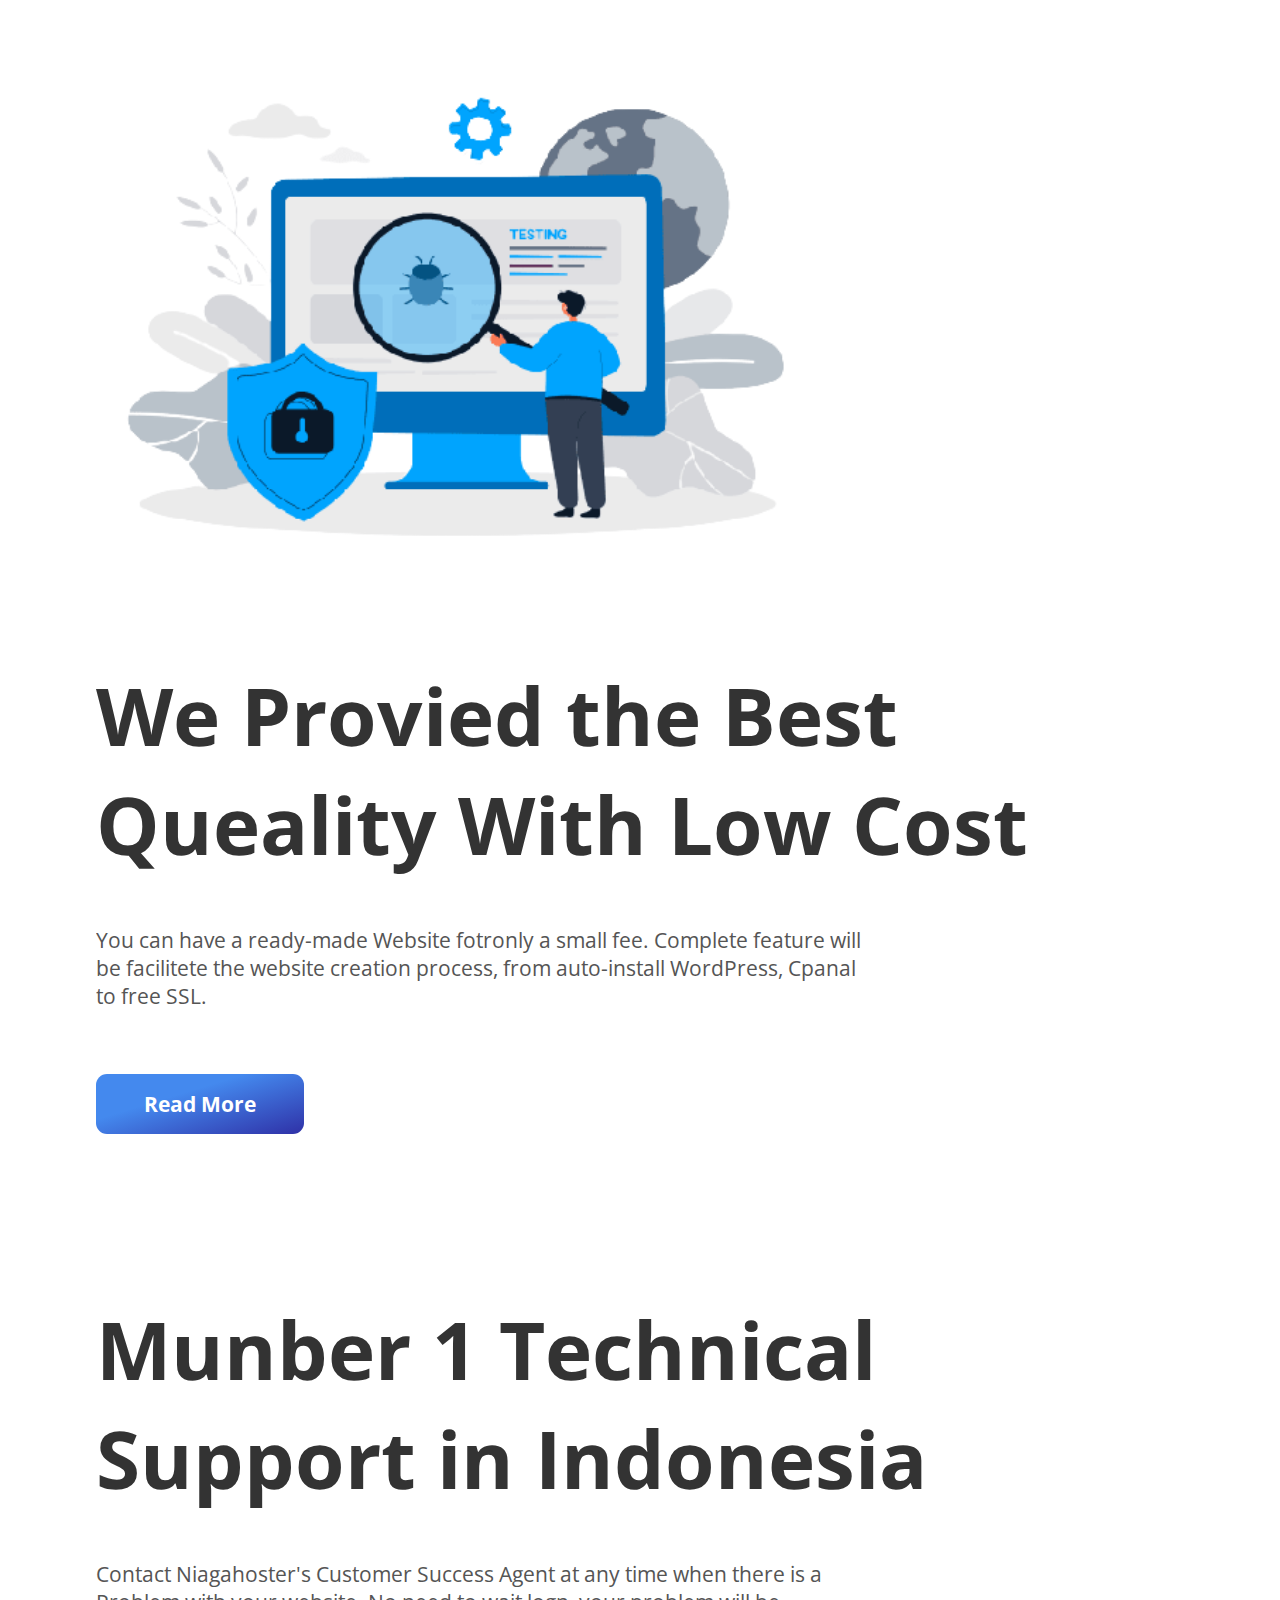
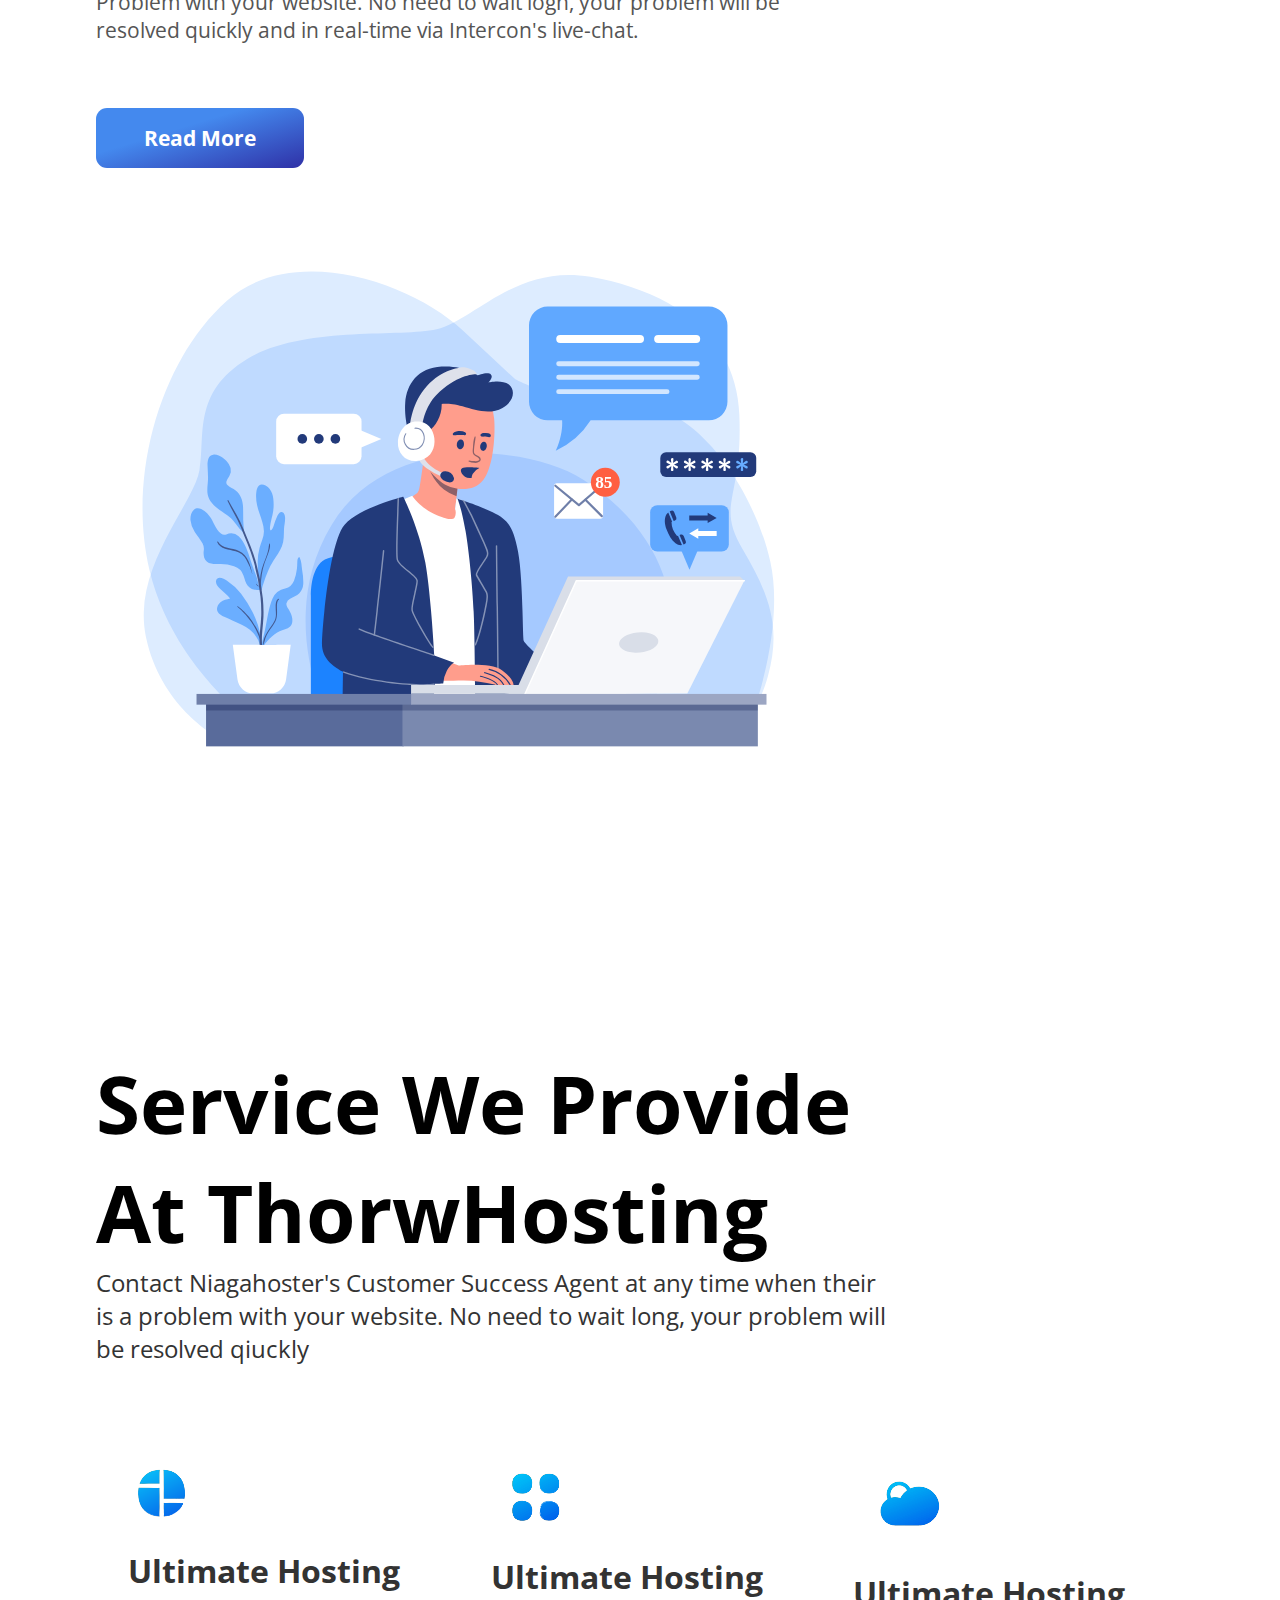
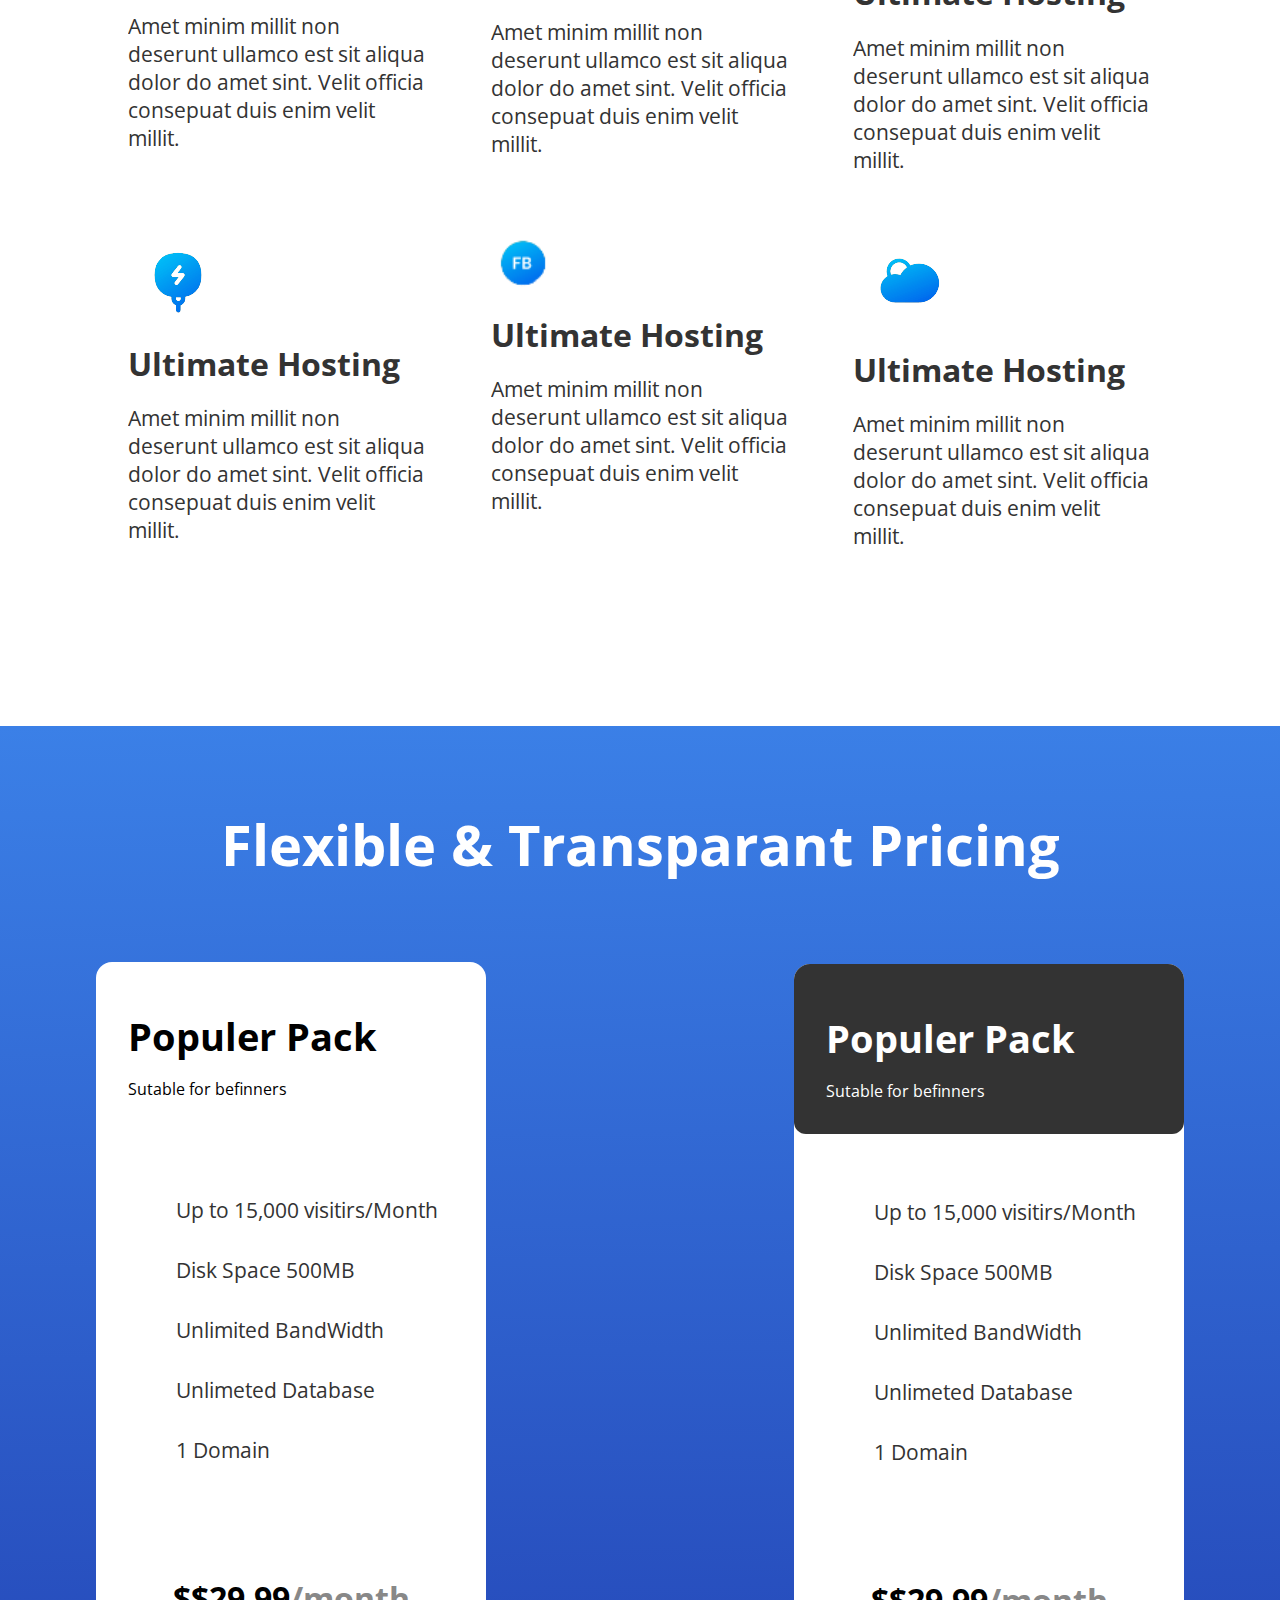
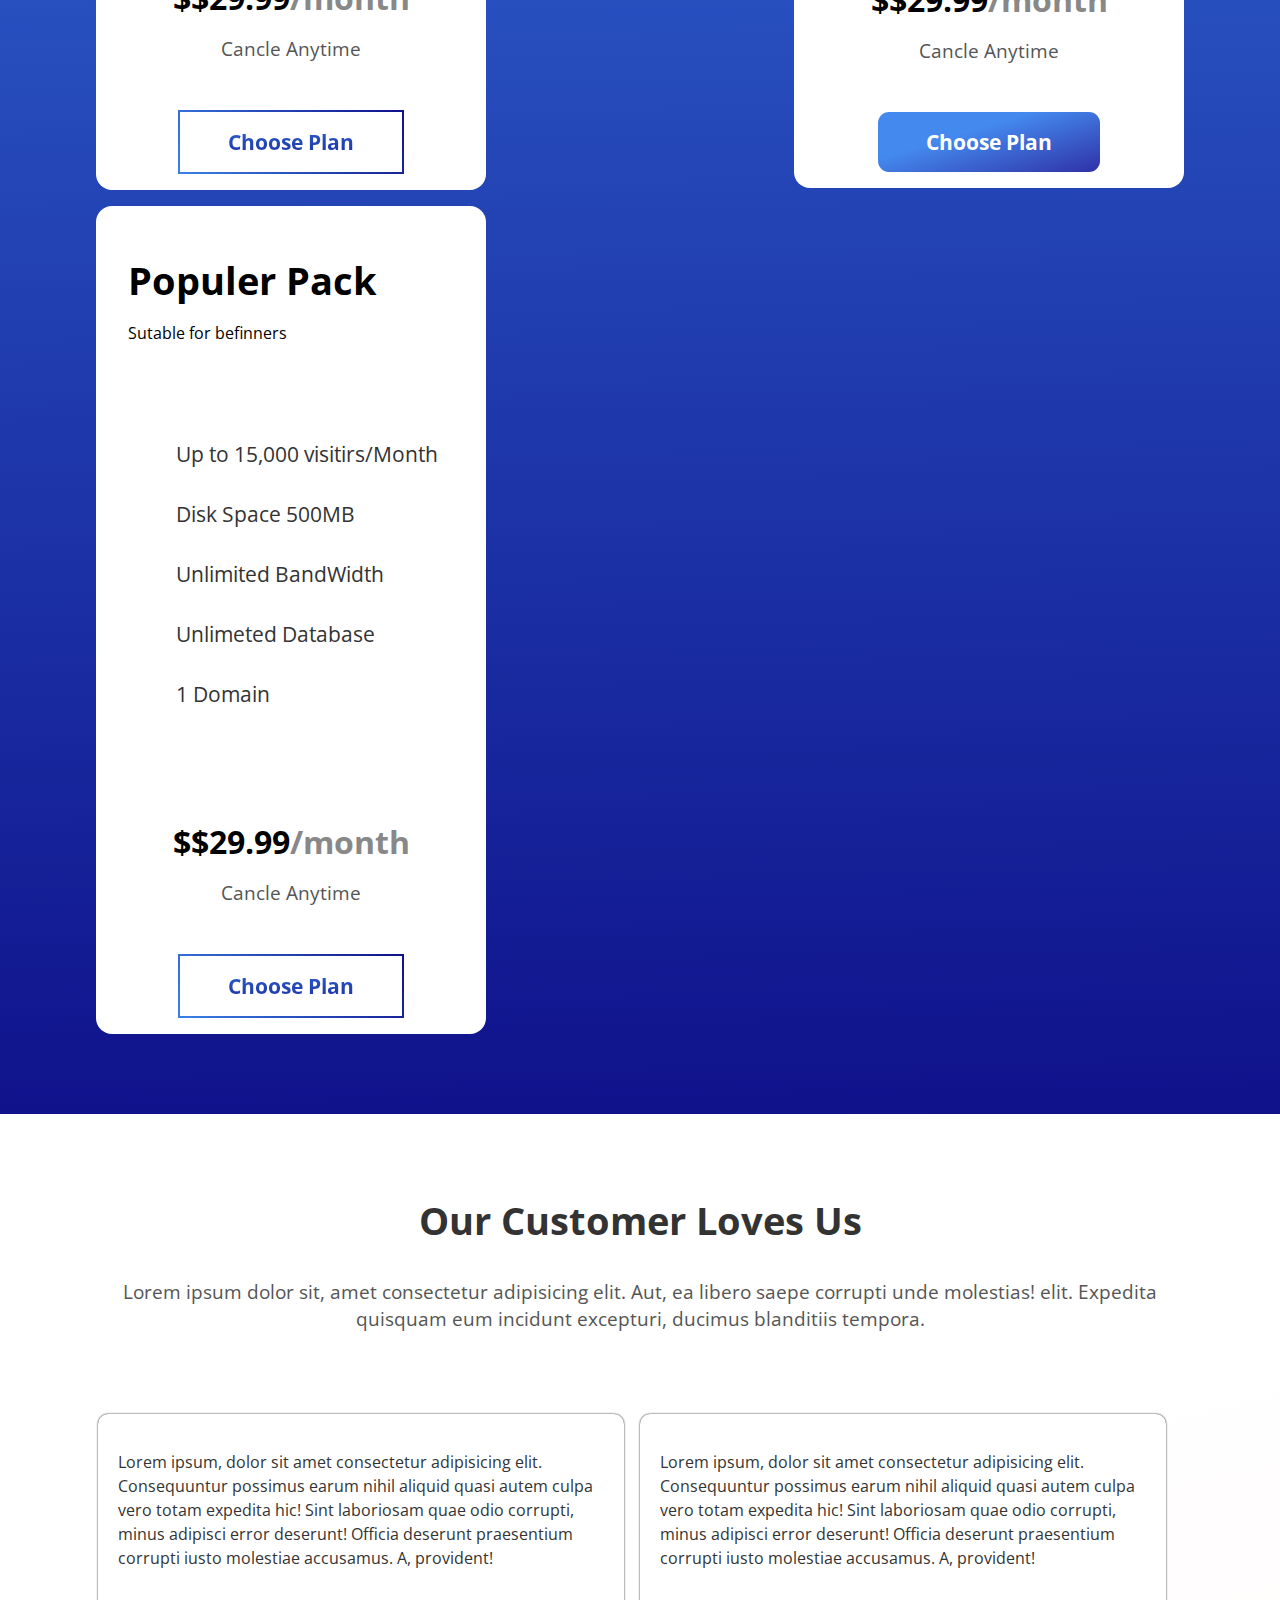
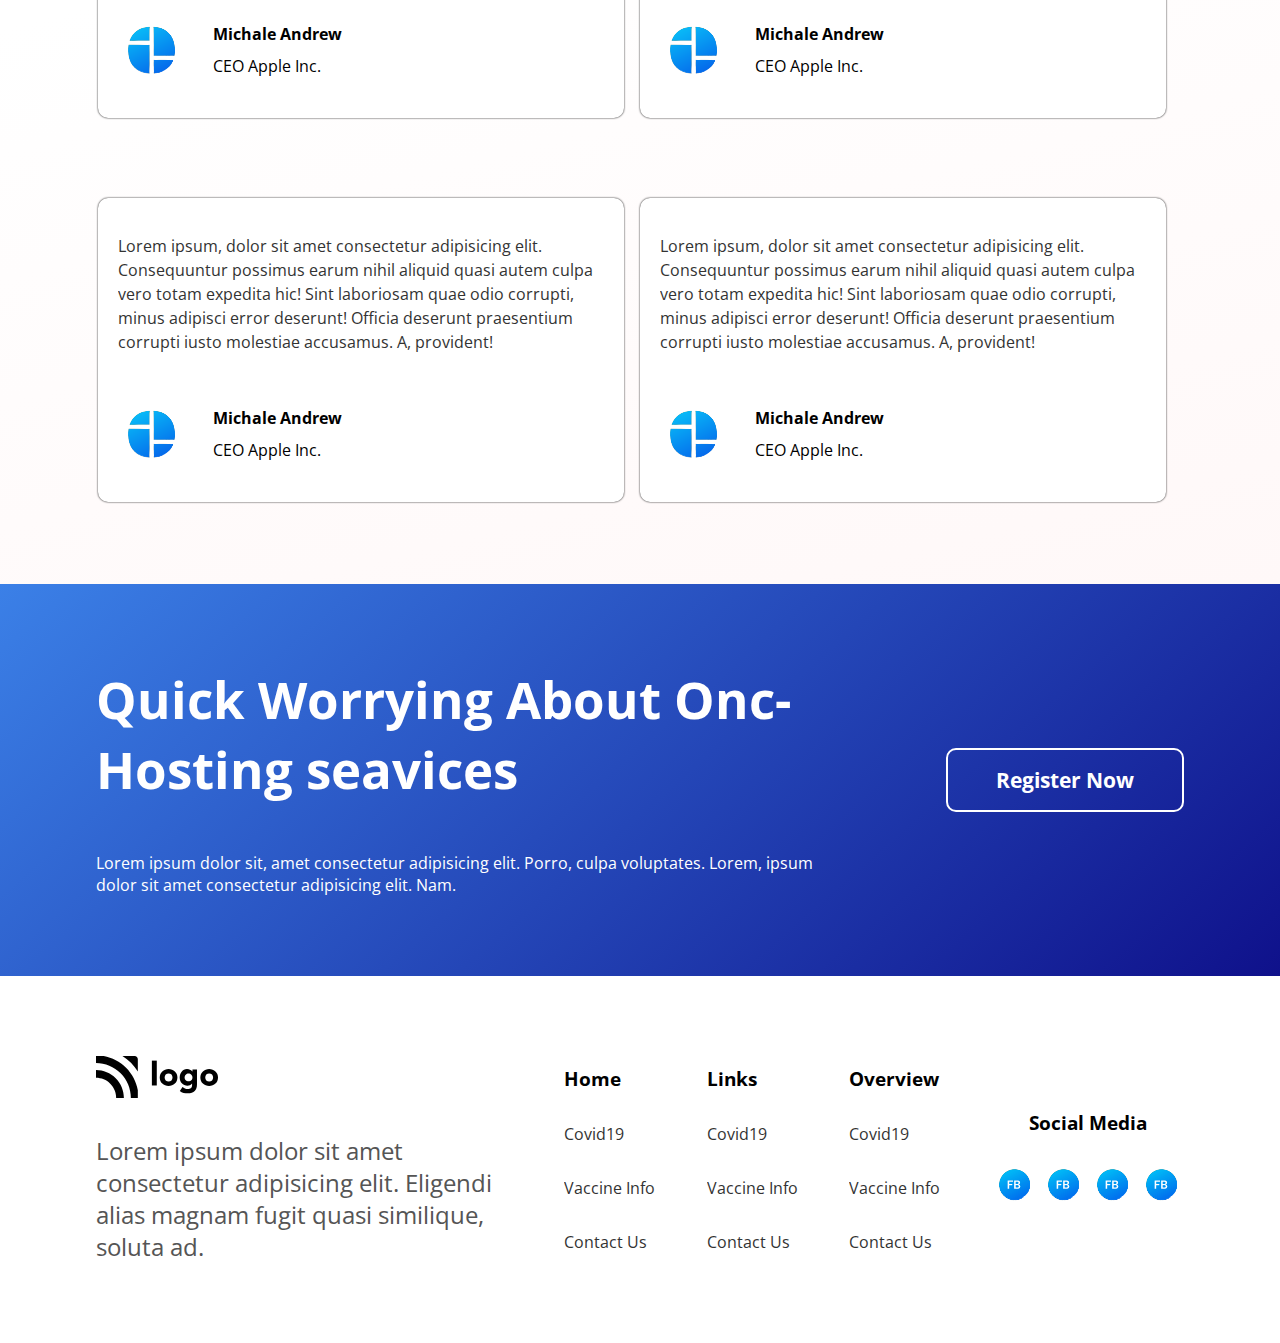
<file: Hosting_Landing_Page/index.html>
<!DOCTYPE html>
<html lang="en">

<head>
    <meta charset="UTF-8">
    <meta http-equiv="X-UA-Compatible" content="IE=edge">
    <meta name="viewport" content="width=device-width, initial-scale=1.0">
    <title> Hosting Landing Page </title>
    <link rel="stylesheet" href="https://cdnjs.cloudflare.com/ajax/libs/font-awesome/6.1.2/css/all.min.css"
        integrity="sha512-1sCRPdkRXhBV2PBLUdRb4tMg1w2YPf37qatUFeS7zlBy7jJI8Lf4VHwWfZZfpXtYSLy85pkm9GaYVYMfw5BC1A=="
        crossorigin="anonymous" referrerpolicy="no-referrer" />
    <link rel="stylesheet" href="style.css">
</head>

<body>

    <!-- Navber Starts hare -->
    <nav>
        <img src="./images/Logo.svg" alt="Logo">
        <ul class="nav_items">
            <li class="nav_item action"><a href="#">Home</a></li>
            <li class="nav_item"><a href="#">Domail</a></li>
            <li class="nav_item"><a href="#">Hosting</a></li>
            <li class="nav_item"><a href="#">Feature</a></li>
            <li class="nav_item"><a href="$">Pricing</a></li>
            <li class="nav_item"><a href="#">About us</a></li>
            <!-- <li class="nav_item register_btn"></li> -->
        </ul>
        <a href="#" id="register_ancher" class="nav_item register_btn">Register now</a>
    </nav>


    <!---------------------------- Section One ----------------------------------->
    <section class="hero_one">

        <div class="hero_one_lift">
            <h1> Greate websites start with ultimate hosting </h1>
            <p>
                We provide the best offer of Ultimate web hosting. the most complite
                features , afodable price, and 24/7 technical support at your
                disposal.
            </p>
            <button class="btnc btn_choose_pkg "> Choose Package </button>
        </div>

        <!-- <div class="heroa_one_right"> -->
        <img src="./images/database.png" class="" alt="DataBase Image">
        <!-- </div> -->
    </section>



    <!---------------------------- Section Tow -------------------------------->
    <section class="hero_two">
        <img src="./images/search_bug.png" alt="search Bug">

        <div class="hero_two_right">
            <h1>
                We Provied the Best <br>
                Queality With Low Cost
            </h1>
            <p>
                You can have a ready-made Website fotronly a small fee. Complete
                feature will be facilitete the website creation process, from auto-install
                WordPress, Cpanal to free SSL.
            </p>
            <button class="btnc btn_choose_pkg "> Read More </button>
        </div>
    </section>



    <!---------------------------- Section Three -------------------------------->
    <section class="hero_three">
        <div class="hero_three_left">
            <h1>
                Munber 1 Technical <br>
                Support in Indonesia
            </h1>
            <p>
                Contact Niagahoster's Customer Success Agent at any time when there is a
                Problem with your website. No need to wait logn, your problem will be
                resolved quickly and in real-time via Intercon's live-chat.
            </p>
            <button class="btnc btn_choose_pkg"> Read More </button>
        </div>

        <img src="./images/tech-support.svg" alt="Technical support">
    </section>



    <!---------------------------- Services Section -------------------------------->
    <section class="services">
        <div class="top">
            <h1>
                Service We Provide <br>
                At ThorwHosting
            </h1>
            <p>
                Contact Niagahoster's Customer Success Agent at any time when their is a
                problem with your website. No need to wait long, your problem will be
                resolved qiuckly
            </p>
        </div>

        <div class="bottom">
            <div class="gride_items">
                <div class="gride_item">
                    <img src="./images/img1.png" alt="image">
                    <h2> Ultimate Hosting </h2>
                    <p>
                        Amet minim millit non deserunt ullamco est sit
                        aliqua dolor do amet sint. Velit officia consepuat
                        duis enim velit millit.
                    </p>
                </div>
                <div class="gride_item">
                    <img src="./images/img2.png" alt="image">
                    <h2> Ultimate Hosting </h2>
                    <p>
                        Amet minim millit non deserunt ullamco est sit
                        aliqua dolor do amet sint. Velit officia consepuat
                        duis enim velit millit.
                    </p>
                </div>
                <div class="gride_item">
                    <img src="./images/img3.png" alt="image">
                    <h2> Ultimate Hosting </h2>
                    <p>
                        Amet minim millit non deserunt ullamco est sit
                        aliqua dolor do amet sint. Velit officia consepuat
                        duis enim velit millit.
                    </p>
                </div>
                <div class="gride_item">
                    <img src="./images/img4.png" alt="image">
                    <h2> Ultimate Hosting </h2>
                    <p>
                        Amet minim millit non deserunt ullamco est sit
                        aliqua dolor do amet sint. Velit officia consepuat
                        duis enim velit millit.
                    </p>
                </div>
                <div class="gride_item">
                    <img src="./images/img5.png" alt="image" style="width: 4rem;">
                    <h2> Ultimate Hosting </h2>
                    <p>
                        Amet minim millit non deserunt ullamco est sit
                        aliqua dolor do amet sint. Velit officia consepuat
                        duis enim velit millit.
                    </p>
                </div>
                <div class="gride_item">
                    <img src="./images/img3.png" alt="image">
                    <h2> Ultimate Hosting </h2>
                    <p>
                        Amet minim millit non deserunt ullamco est sit
                        aliqua dolor do amet sint. Velit officia consepuat
                        duis enim velit millit.
                    </p>
                </div>
            </div>
        </div>
    </section>



    <!---------------------------- Pricing Section -------------------------------->

    <section class="pricing">
        <h1> Flexible & Transparant Pricing </h1>

        <div class="pricing_packges">
            <div class="pricing_packge">

                <div class="headings">
                    <h2> Populer Pack </h2>
                    <p> Sutable for befinners </p>
                </div>

                <ul>
                    <li>
                        <i class="fa fa-solid fa-circle-check icon_style"></i>
                        Up to 15,000 visitirs/Month
                    </li>
                    <li>
                        <i class="fa fa-solid fa-circle-check icon_style"></i>
                        Disk Space 500MB
                    </li>
                    <li>
                        <i class="fa fa-solid fa-circle-check icon_style"></i>
                        Unlimited BandWidth
                    </li>
                    <li>
                        <i class="fa fa-solid fa-circle-check icon_style"></i>
                        Unlimeted Database
                    </li>
                    <li>
                        <i class="fa fa-solid fa-circle-check icon_style"></i>
                        1 Domain
                    </li>
                </ul>

                <div class="amount">

                    <h1> $$29.99<span>/month </span> </h1>
                    <p class="tc"> Cancle Anytime </p>

                </div>

                <div class="item_center">
                    <button class="btn btn_price_margin"> Choose Plan </button>
                </div>
            </div>



            <div class="pricing_packge">

                <div class="headings bg_black">
                    <h2 class="tx_w"> Populer Pack </h2>
                    <p class="tx_w"> Sutable for befinners </p>
                </div>

                <ul>
                    <li>
                        <i class="fa fa-solid fa-circle-check icon_style"></i>
                        Up to 15,000 visitirs/Month
                    </li>
                    <li>
                        <i class="fa fa-solid fa-circle-check icon_style"></i>
                        Disk Space 500MB
                    </li>
                    <li>
                        <i class="fa fa-solid fa-circle-check icon_style"></i>
                        Unlimited BandWidth
                    </li>
                    <li>
                        <i class="fa fa-solid fa-circle-check icon_style"></i>
                        Unlimeted Database
                    </li>
                    <li>
                        <i class="fa fa-solid fa-circle-check icon_style"></i>
                        1 Domain
                    </li>
                </ul>

                <div class="amount">

                    <h1> $$29.99<span>/month </span> </h1>
                    <p class="tc"> Cancle Anytime </p>

                </div>

                <div class="item_center">
                    <button class="btnc btn_price_margin"> Choose Plan </button>
                </div>
            </div>



            <div class="pricing_packge">

                <div class="headings">
                    <h2> Populer Pack </h2>
                    <p> Sutable for befinners </p>
                </div>

                <ul>
                    <li>
                        <i class="fa fa-solid fa-circle-check icon_style"></i>
                        Up to 15,000 visitirs/Month
                    </li>
                    <li>
                        <i class="fa fa-solid fa-circle-check icon_style"></i>
                        Disk Space 500MB
                    </li>
                    <li>
                        <i class="fa fa-solid fa-circle-check icon_style"></i>
                        Unlimited BandWidth
                    </li>
                    <li>
                        <i class="fa fa-solid fa-circle-check icon_style"></i>
                        Unlimeted Database
                    </li>
                    <li>
                        <i class="fa fa-solid fa-circle-check icon_style"></i>
                        1 Domain
                    </li>
                </ul>

                <div class="amount">

                    <h1> $$29.99<span>/month </span> </h1>
                    <p class="tc"> Cancle Anytime </p>

                </div>

                <div class="item_center">
                    <button class="btn btn_price_margin"> Choose Plan </button>
                </div>
            </div>

        </div>
    </section>




    <!---------------------------- Customer Section -------------------------------->

    <section class="customer">

        <!-- Top Porsion -->
        <div class="top ">
            <h1 class="tx_b tc f3"> Our Customer Loves Us </h1>
            <p class="tx_g tc ">
                Lorem ipsum dolor sit, amet consectetur adipisicing elit. Aut, ea libero saepe corrupti unde molestias!
                elit. Expedita quisquam eum incidunt excepturi, ducimus blanditiis tempora.
            </p>
        </div>


        <!-- Custoper Cads -->
        <div class="customer_cards">


            <div class="customer_card">
                <p class="tx_b">
                    Lorem ipsum, dolor sit amet consectetur adipisicing elit. Consequuntur possimus earum nihil aliquid
                    quasi autem culpa vero totam expedita hic! Sint laboriosam quae odio corrupti, minus adipisci error
                    deserunt! Officia deserunt praesentium corrupti iusto molestiae accusamus. A, provident!
                </p>
                <div class="customer_info f ac">
                    <img src="./images/img1.png" alt="Customer Image">
                    <div class="customer_data ">
                        <p class="bold"> Michale Andrew</p>
                        <p> CEO Apple Inc. </p>
                    </div>
                </div>
            </div>

            <div class="customer_card">
                <p class="tx_b">
                    Lorem ipsum, dolor sit amet consectetur adipisicing elit. Consequuntur possimus earum nihil aliquid
                    quasi autem culpa vero totam expedita hic! Sint laboriosam quae odio corrupti, minus adipisci error
                    deserunt! Officia deserunt praesentium corrupti iusto molestiae accusamus. A, provident!
                </p>
                <div class="customer_info f ac">
                    <img src="./images/img1.png" alt="Customer Image">
                    <div class="customer_data ">
                        <p class="bold"> Michale Andrew</p>
                        <p> CEO Apple Inc. </p>
                    </div>
                </div>
            </div>

            <div class="customer_card">
                <p class="tx_b">
                    Lorem ipsum, dolor sit amet consectetur adipisicing elit. Consequuntur possimus earum nihil aliquid
                    quasi autem culpa vero totam expedita hic! Sint laboriosam quae odio corrupti, minus adipisci error
                    deserunt! Officia deserunt praesentium corrupti iusto molestiae accusamus. A, provident!
                </p>
                <div class="customer_info f ac">
                    <img src="./images/img1.png" alt="Customer Image">
                    <div class="customer_data ">
                        <p class="bold"> Michale Andrew</p>
                        <p> CEO Apple Inc. </p>
                    </div>
                </div>
            </div>

            <div class="customer_card">
                <p class="tx_b">
                    Lorem ipsum, dolor sit amet consectetur adipisicing elit. Consequuntur possimus earum nihil aliquid
                    quasi autem culpa vero totam expedita hic! Sint laboriosam quae odio corrupti, minus adipisci error
                    deserunt! Officia deserunt praesentium corrupti iusto molestiae accusamus. A, provident!
                </p>
                <div class="customer_info f ac">
                    <img src="./images/img1.png" alt="Customer Image">
                    <div class="customer_data ">
                        <p class="bold"> Michale Andrew</p>
                        <p> CEO Apple Inc. </p>
                    </div>
                </div>
            </div>
        </div>
    </section>



    <!---------------------------- Customer Section -------------------------------->

    <section class="register f ac js f_w">
        <div class="register_left">
            <h1 class="tx_w">
                Quick Worrying About
                Onc-Hosting seavices
            </h1>
            <p class="tx_w">
                Lorem ipsum dolor sit, amet consectetur adipisicing elit. Porro, culpa voluptates.
                Lorem, ipsum dolor sit amet consectetur adipisicing elit. Nam.
            </p>
        </div>

        <button class="register_now_btn"> Register Now </button>
    </section>



    <!---------------------------- Customer Section -------------------------------->

    <section class="footer f ac js">

        <div class="logo_section">
            <img src="./images/Logo.svg" alt="Logo">
            <p class="tx_g my_2">
                Lorem ipsum dolor sit amet consectetur adipisicing elit. Eligendi alias magnam fugit quasi similique,
                soluta ad.
            </p>
        </div>

        <div class="menu_section f-col f ">
            <h3 class="bold"> Home </h3>
            <a href="#">Covid19</a>
            <a href="#">Vaccine Info</a>
            <a href="#">Contact Us</a>
        </div>

        <div class="links_sectio f-col f ">
            <h3 class="bold"> Links </h3>
            <a href="#">Covid19</a>
            <a href="#">Vaccine Info</a>
            <a href="#">Contact Us</a>
        </div>

        <div class="overvie f-col f ">
            <h3 class="bold">Overview</h3>
            <a href="#">Covid19</a>
            <a href="#">Vaccine Info</a>
            <a href="#">Contact Us</a>
        </div>

        <div class="social_icons f ac f-col">
            <h3 class="bold"> Social Media </h3>
            <div class="social_icons_images my_2">
                <img src="./images/img5.png" alt="Logo Image">
                <img src="./images/img5.png" alt="Logo Image">
                <img src="./images/img5.png" alt="Logo Image">
                <img src="./images/img5.png" alt="Logo Image">
            </div>
        </div>



    </section>



</body>

</html>
</file>
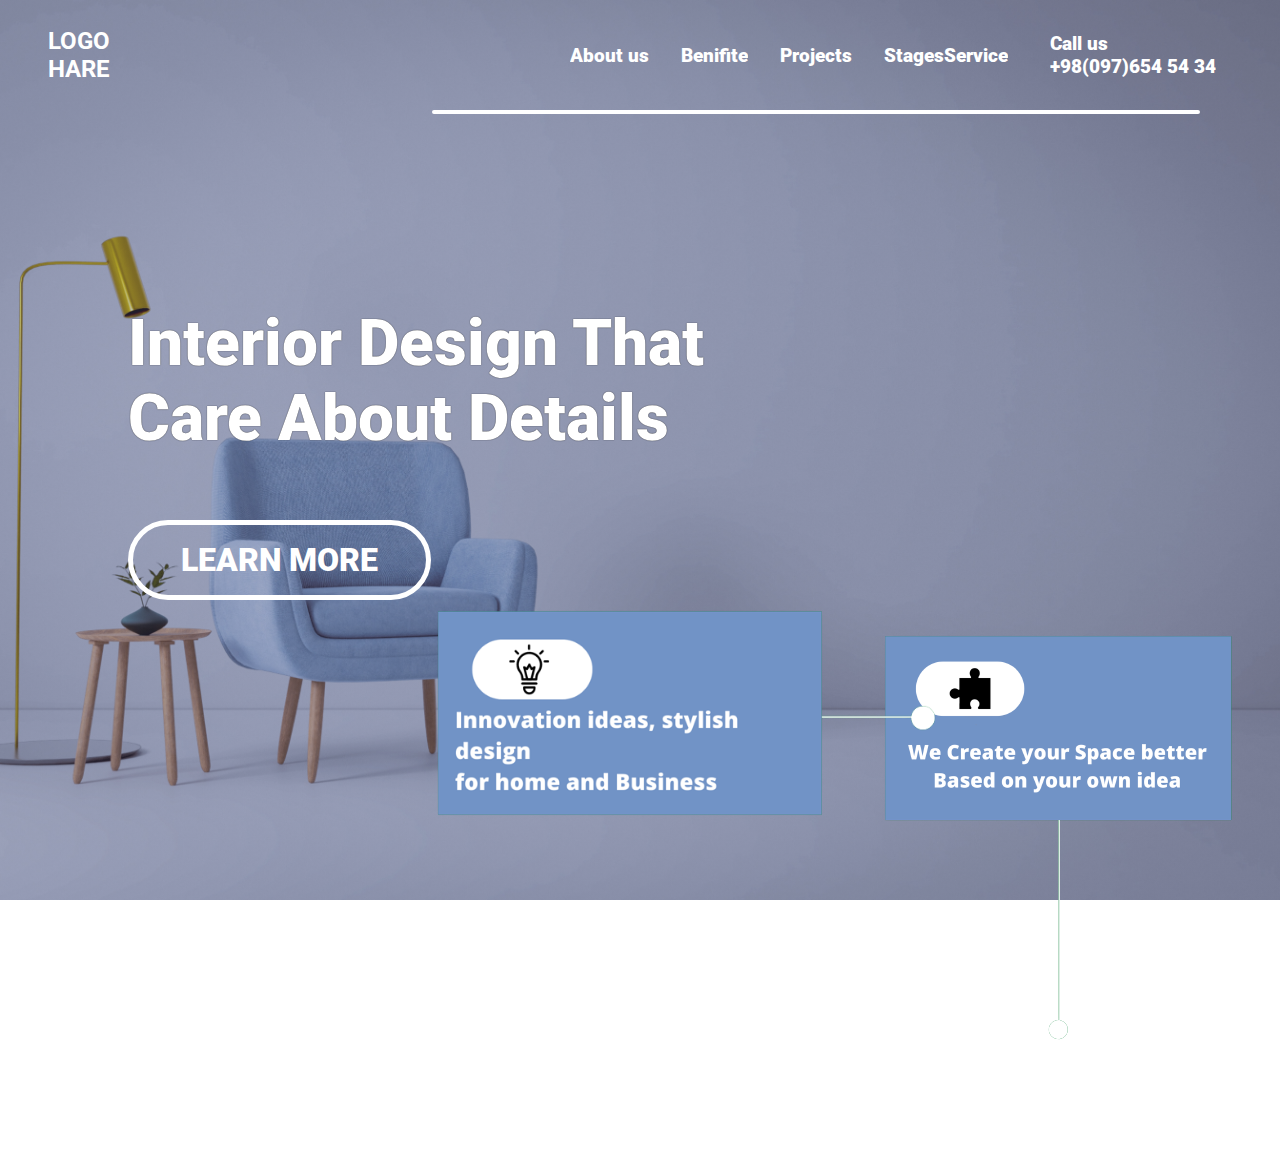
<file: Interior_Design-/index.html>
<!DOCTYPE html>
<html lang="en">

<head>
    <meta charset="UTF-8">
    <meta http-equiv="X-UA-Compatible" content="IE=edge">
    <meta name="viewport" content="width=device-width, initial-scale=1.0">
    <title>Decoration</title>
    <link rel="stylesheet" href="style.css">

    <!-- Font Awesome CDN -->
    <link rel="stylesheet" href="https://cdnjs.cloudflare.com/ajax/libs/font-awesome/6.1.1/css/all.min.css"
        integrity="sha512-KfkfwYDsLkIlwQp6LFnl8zNdLGxu9YAA1QvwINks4PhcElQSvqcyVLLD9aMhXd13uQjoXtEKNosOWaZqXgel0g=="
        crossorigin="anonymous" referrerpolicy="no-referrer" />
</head>

<body>

    <header>
        <!-- Navber -->
        <nav>
            <h2 class="logo">LOGO <br> HARE</h2>

            <ul>
                <li class="item">About us</li>
                <li class="item">Benifite</li>
                <li class="item">Projects</li>
                <li class="item">StagesService</li>
                <li class="item">
                    <i class="fa-solid fa-phone-volume"></i> <br>
                    <p class="call_us">
                        Call us <br> +98(097)654 54 34
                    </p>
                </li>
            </ul>
        </nav>
        <hr class="line">


        <!-- Hero Section -->
        <div class="hero">
            <div class="right">
                <h1> Interior Design That <br> Care About Details </h1>
                <button class="btn">
                    Learn More
                </button>
            </div>

            <img src="./images/pizzle.png" alt="Pazzle" class="pazzle">
            <img src="./images/bulb.png" alt="bulb" class="bulb">
        </div>


    </header>

</body>

</html>
</file>
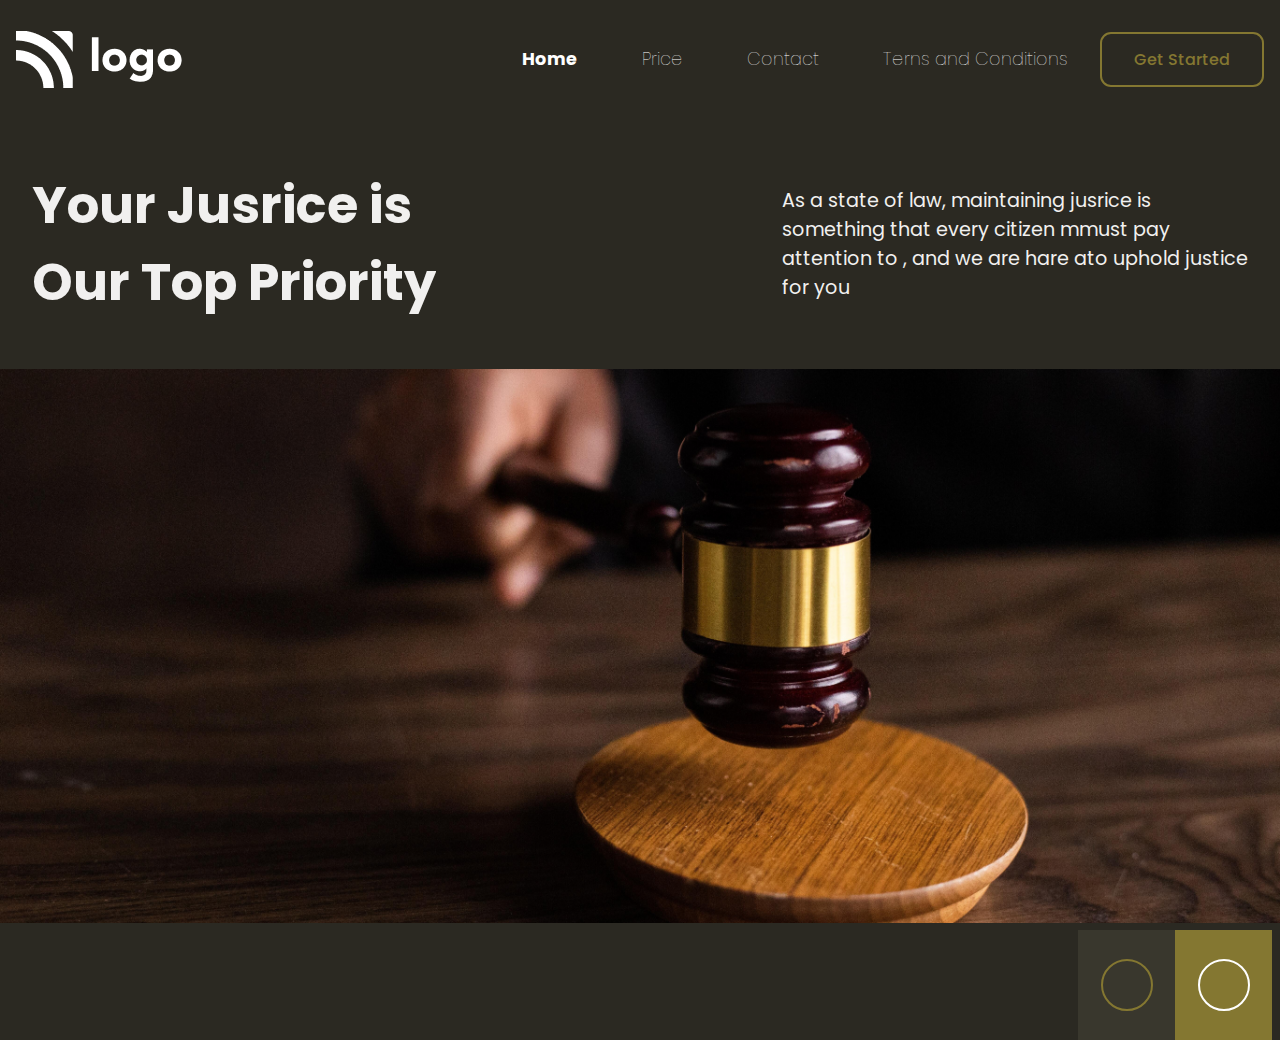
<file: law_homepage/index.html>
<!DOCTYPE html>
<html lang="en">

<head>
    <meta charset="UTF-8">
    <meta http-equiv="X-UA-Compatible" content="IE=edge">
    <meta name="viewport" content="width=device-width, initial-scale=1.0">
    <title>Law home Page</title>
    <link rel="stylesheet" href="https://cdnjs.cloudflare.com/ajax/libs/font-awesome/6.1.2/css/all.min.css"
        integrity="sha512-1sCRPdkRXhBV2PBLUdRb4tMg1w2YPf37qatUFeS7zlBy7jJI8Lf4VHwWfZZfpXtYSLy85pkm9GaYVYMfw5BC1A=="
        crossorigin="anonymous" referrerpolicy="no-referrer" />
    <link rel="stylesheet" href="style.css">
</head>

<body>

    <header>
        <nav>
            <img src="./images/white-logo.png" alt="Logo" class="logo">
            <ul>
                <li><a href="" class="active">Home</a></li>
                <li><a href="">Price</a></li>
                <li><a href="">Contact</a></li>
                <li><a href="">Terns and Conditions</a></li>
                
            </ul>
            <button class="btn"> Get Started </button>
        </nav>


        <div class="header_bottom">
            <h1>
                Your Jusrice is <br>
                Our Top Priority
            </h1>

            <p>
                As a state of law, maintaining jusrice is <br>
                something that every citizen mmust pay <br>
                attention to , and we are hare ato uphold justice <br>
                for you
            </p>
        </div>

        <img src="./images/law.jpg" alt="Law">


        <footer>
            <div class="icon_one"> <i class="fa-solid fa-chevron-left"></i> </div>
            <div class="icon_two"> <i class="fa-solid fa-chevron-right"></i> </div>
        </footer>
    </header>



</body>

</html>
</file>
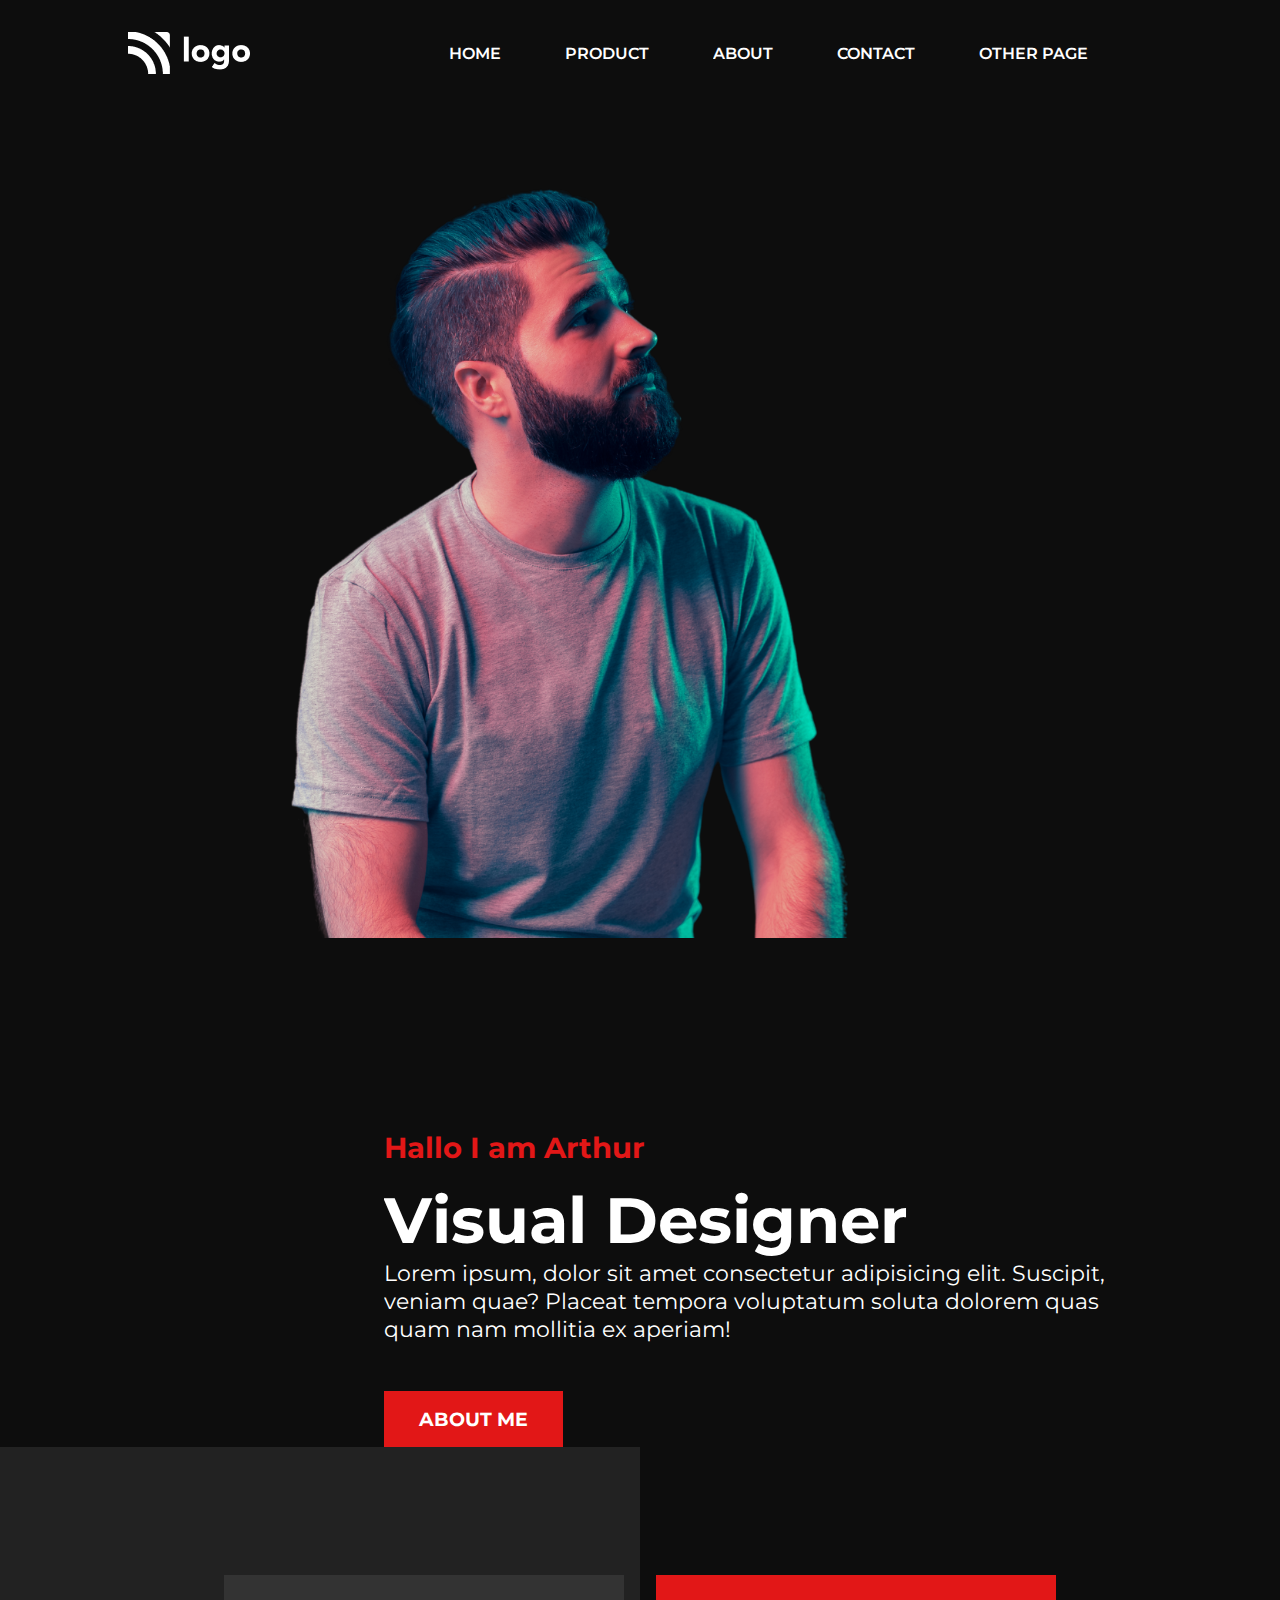
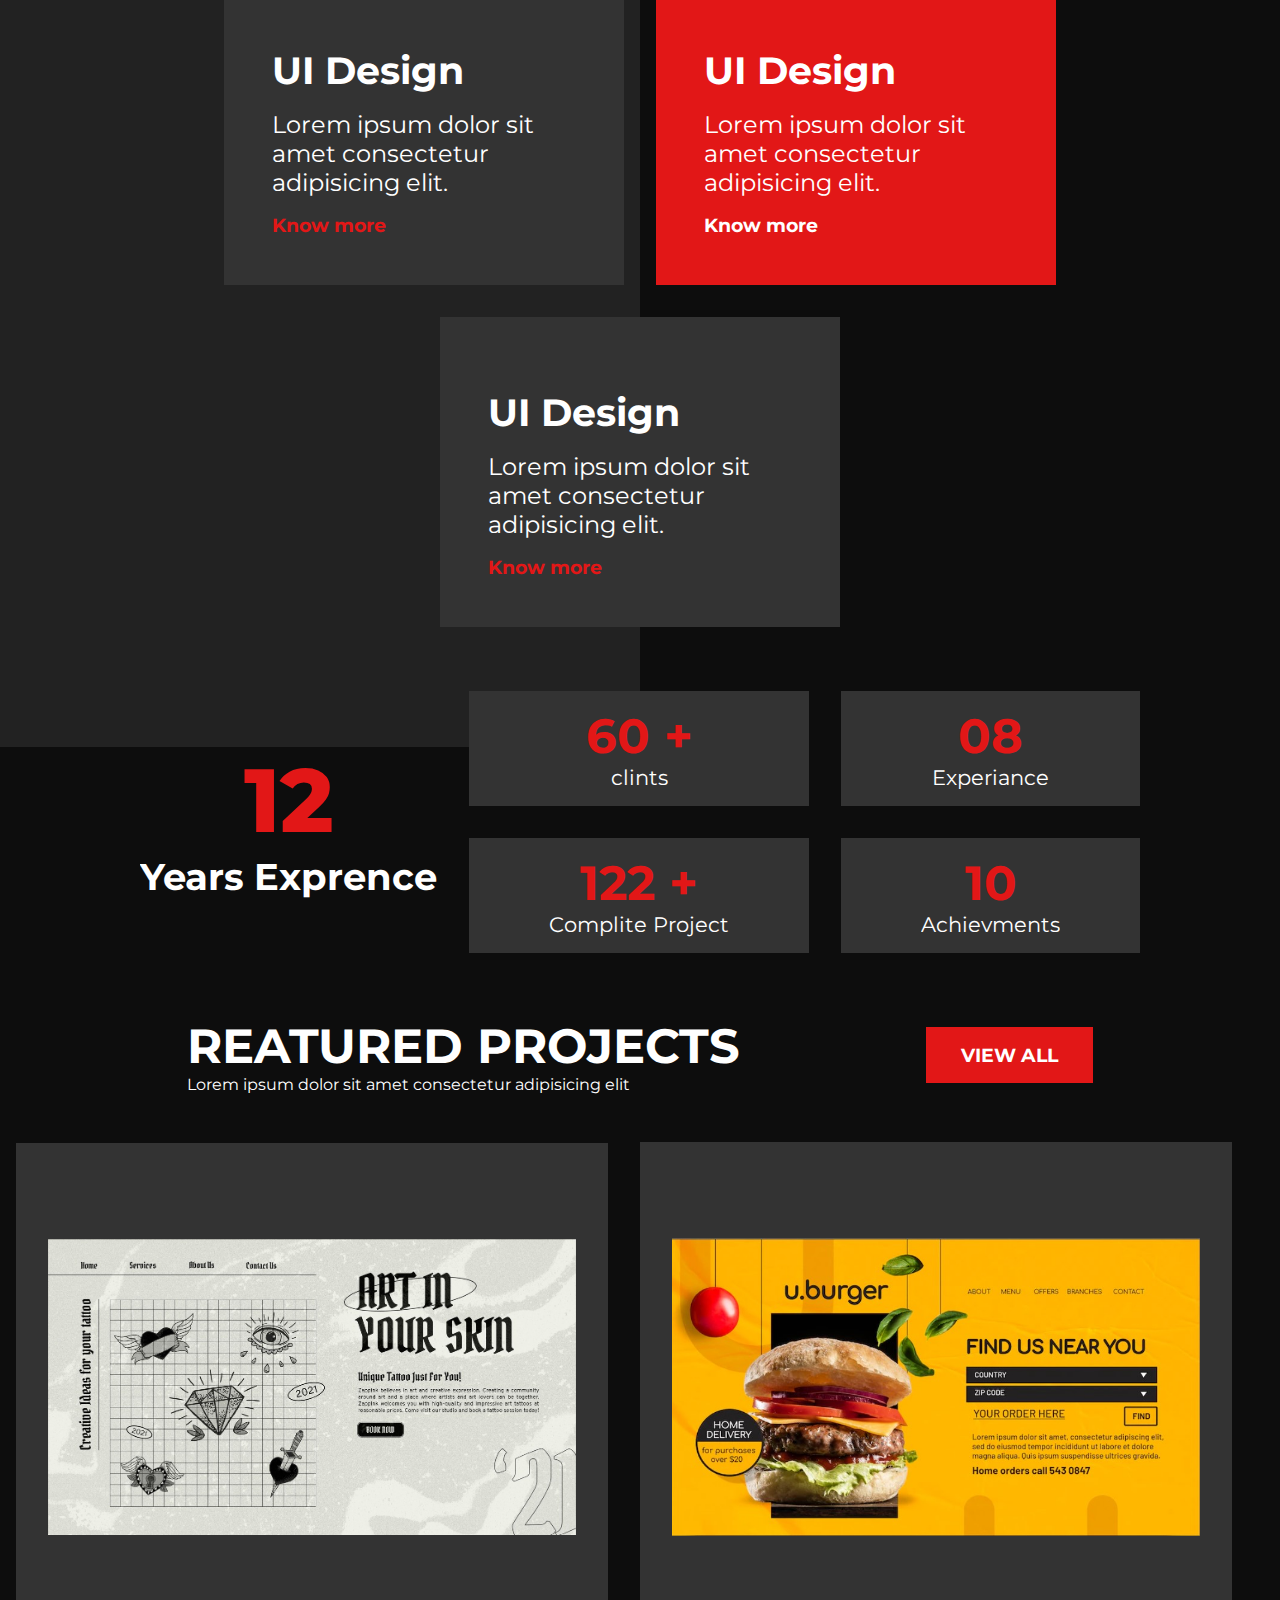
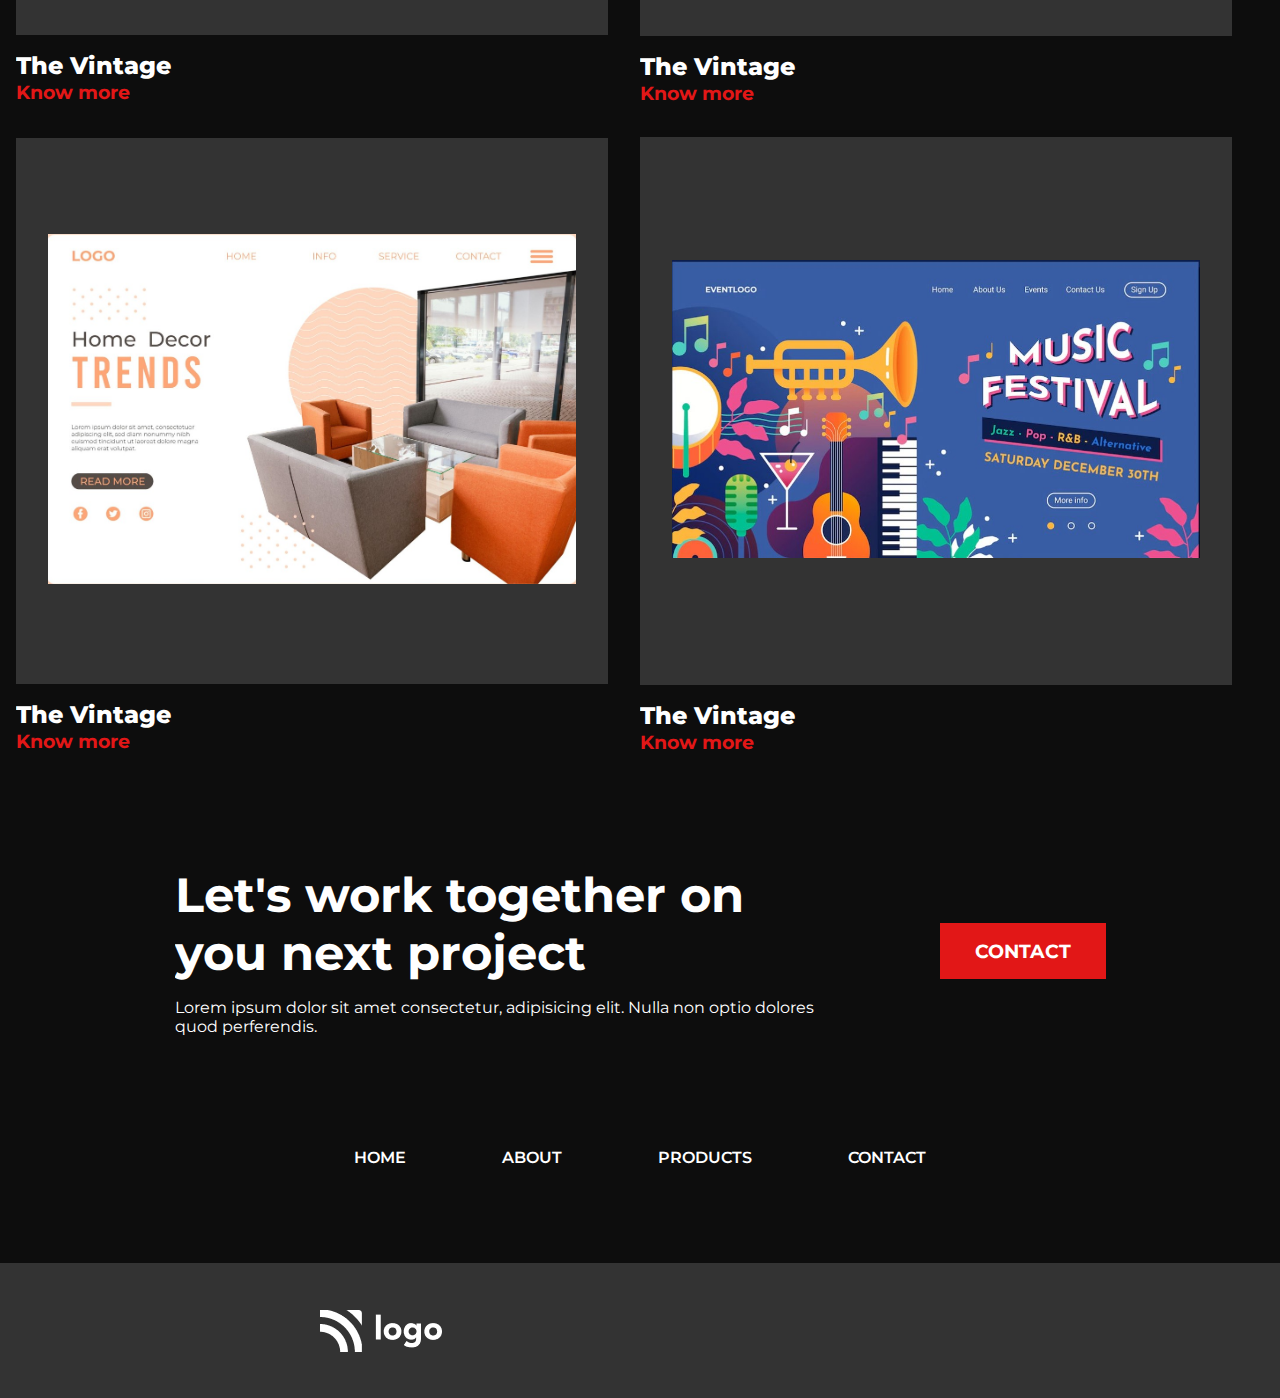
<file: product_design/index.html>
<!DOCTYPE html>
<html lang="en">

<head>
    <meta charset="UTF-8">
    <meta http-equiv="X-UA-Compatible" content="IE=edge">
    <meta name="viewport" content="width=device-width, initial-scale=1.0">
    <title> Product Design Landing Page</title>
    <link rel="stylesheet" href="https://cdnjs.cloudflare.com/ajax/libs/font-awesome/6.1.2/css/all.min.css"
        integrity="sha512-1sCRPdkRXhBV2PBLUdRb4tMg1w2YPf37qatUFeS7zlBy7jJI8Lf4VHwWfZZfpXtYSLy85pkm9GaYVYMfw5BC1A=="
        crossorigin="anonymous" referrerpolicy="no-referrer" />
    <link rel="stylesheet" href="style.css">
</head>

<body>

    <!-------------------------- Navber ---------------------------------->
    <nav class="f ac j-sb">
        <img src="./images/Logo.png" alt="Logo">

        <ul class="f ac j-sb">
            <li><a href="">
                    HOME
                    <i class="fa-solid fa-caret-down"></i>
                </a></li>
            <li><a href="">PRODUCT</a></li>
            <li><a href="">ABOUT</a></li>
            <li><a href="">CONTACT</a></li>
            <li><a href="">
                    OTHER PAGE
                    <i class="fa-solid fa-caret-down"></i>
                </a></li>
        </ul>
    </nav>


    <!-------------------------- Hero Section ---------------------------------->
    <section class="hero">
        <img src="./images/heroImage.png" alt="Hero images">

        <div class="hero_right">
            <p> Hallo I am Arthur </p>
            <h1> Visual Designer </h1>
            <p>
                Lorem ipsum, dolor sit amet consectetur adipisicing elit. Suscipit, veniam quae? Placeat tempora
                voluptatum soluta dolorem quas quam nam mollitia ex aperiam!
            </p>

            <button class="hero_btn"> ABOUT ME </button>
        </div>
    </section>



    <!-------------------------- Services Section ---------------------------------->
    <section class="services">
        <div class="backbround"></div>

        <div class="mail_section">
            <div class="service_cards ">
                <div class="service_card">
                    <i class="fa-solid fa-ruler-combined"></i>
                    <h1> UI Design </h1>
                    <p>Lorem ipsum dolor sit amet consectetur adipisicing elit.</p>
                    <div class="know_more_bt f ac j-sbn">
                        <p> Know more </p>
                        <i class="fa-solid fa-arrow-right"></i>
                    </div>
                </div>

                <div class="service_card card_active bg_red">
                    <i class="fa-solid fa-ruler-combined" style="background: #E21717; color: #fff;"></i>
                    <h1 style="background: #E21717; color: #fff;"> UI Design </h1>
                    <p style="background: #E21717; color: #fff;">Lorem ipsum dolor sit amet consectetur adipisicing
                        elit.
                    </p>
                    <div class="know_more_bt f ac j-sbn" style="background: #E21717; ">
                        <p style="background: #E21717; color: #fff;"> Know more </p>
                        <i class="fa-solid fa-arrow-right" style="background: #E21717; color: #fff;"></i>
                    </div>
                </div>

                <div class="service_card">
                    <i class="fa-solid fa-ruler-combined"></i>
                    <h1> UI Design </h1>
                    <p>Lorem ipsum dolor sit amet consectetur adipisicing elit.</p>
                    <div class="know_more_bt f ac j-sbn">
                        <p> Know more </p>
                        <i class="fa-solid fa-arrow-right"></i>
                    </div>
                </div>
            </div>


            <table>
                <tr>
                    <td rowspan="2" class="td_mail">
                        <h1> 12 </h1>
                        <h3> Years Exprence </h3>
                    </td>
                    <td class="td_sub">
                        <h1> 60 + </h1>
                        <p>clints</p>
                    </td>
                    <td class="td_sub">
                        <h1> 08 </h1>
                        <p>Experiance</p>
                    </td>
                </tr>
                <tr>
                    <td class="td_sub">
                        <h1> 122 + </h1>
                        <p>Complite Project</p>
                    </td>
                    <td class="td_sub">
                        <h1> 10 </h1>
                        <p>Achievments</p>
                    </td>
                </tr>
            </table>
        </div>
    </section>



    <!-------------------------- Services Section ---------------------------------->

    <div class="project_section">
        <div class="project_headings f ac j-sb">
            <div class="heading_text">
                <h1>REATURED PROJECTS</h1>
                <P>Lorem ipsum dolor sit amet consectetur adipisicing elit</P>
            </div>
            <button class="btn"> VIEW ALL </button>
        </div>



        <div class="project_card f ac js fw">

            <div class="project_cards ">
                <div class="thembnail_image">
                    <img src="./images/eye.jpg" alt="Image">
                </div>

                <h3> The Vintage </h3>

                <div class="know_more_bt f ac j-sbn bg_transperent">
                    <p style="background: transparent;"> Know more </p>
                    <i class="fa-solid fa-arrow-right " style="background: transparent;"></i>
                </div>
            </div>

            <div class="project_cards">
                <div class="thembnail_image">
                    <img src="./images/burger.jpg" alt="Image">
                </div>

                <h3> The Vintage </h3>

                <div class="know_more_bt f ac j-sbn bg_transperent">
                    <p style="background: transparent;"> Know more </p>
                    <i class="fa-solid fa-arrow-right " style="background: transparent;"></i>
                </div>
            </div>
        </div>

        <div class="project_card f ac js fw">

            <div class="project_cards ">
                <div class="thembnail_image">
                    <img src="./images/ferniture.jpg" alt="Image">
                </div>

                <h3> The Vintage </h3>

                <div class="know_more_bt f ac j-sbn bg_transperent">
                    <p style="background: transparent;"> Know more </p>
                    <i class="fa-solid fa-arrow-right " style="background: transparent;"></i>
                </div>
            </div>

            <div class="project_cards">
                <div class="thembnail_image music_img" class="">
                    <img src="./images/music.jpg" alt="Image">
                </div>

                <h3> The Vintage </h3>
                <div class="know_more_bt f ac j-sbn bg_transperent">
                    <p style="background: transparent;"> Know more </p>
                    <i class="fa-solid fa-arrow-right " style="background: transparent;"></i>
                </div>
            </div>
        </div>
    </div>



    <!-------------------------- Buttom Section ---------------------------------->

    <section class="button_section ">
        <div class="bg_style f ac js">
            <div class="buttom_left">
                <h1>
                    Let's work together on
                    you next project
                </h1>

                <p>
                    Lorem ipsum dolor sit amet consectetur, adipisicing elit. Nulla non optio dolores quod perferendis.
                </p>
            </div>

            <button class="btn"> CONTACT </button>
        </div>

        <ul class="f ac js">
            <li><a href="#">HOME</a></li>
            <li><a href="#">ABOUT</a></li>
            <li><a href="#">PRODUCTS</a></li>
            <li><a href="#">CONTACT</a></li>
        </ul>
    </section>


        <!-------------------------- Footer Section ---------------------------------->
        <footer>
            <img src="./images/Logo.png" alt="Logo">

            <div class="social_icons ">
                <i class="fa-brands fa-facebook-f"></i>
                <i class="fa-brands fa-twitter"></i>
                <i class="fa-brands fa-youtube"></i>
            </div>
        </footer>



</body>

</html>
</file>
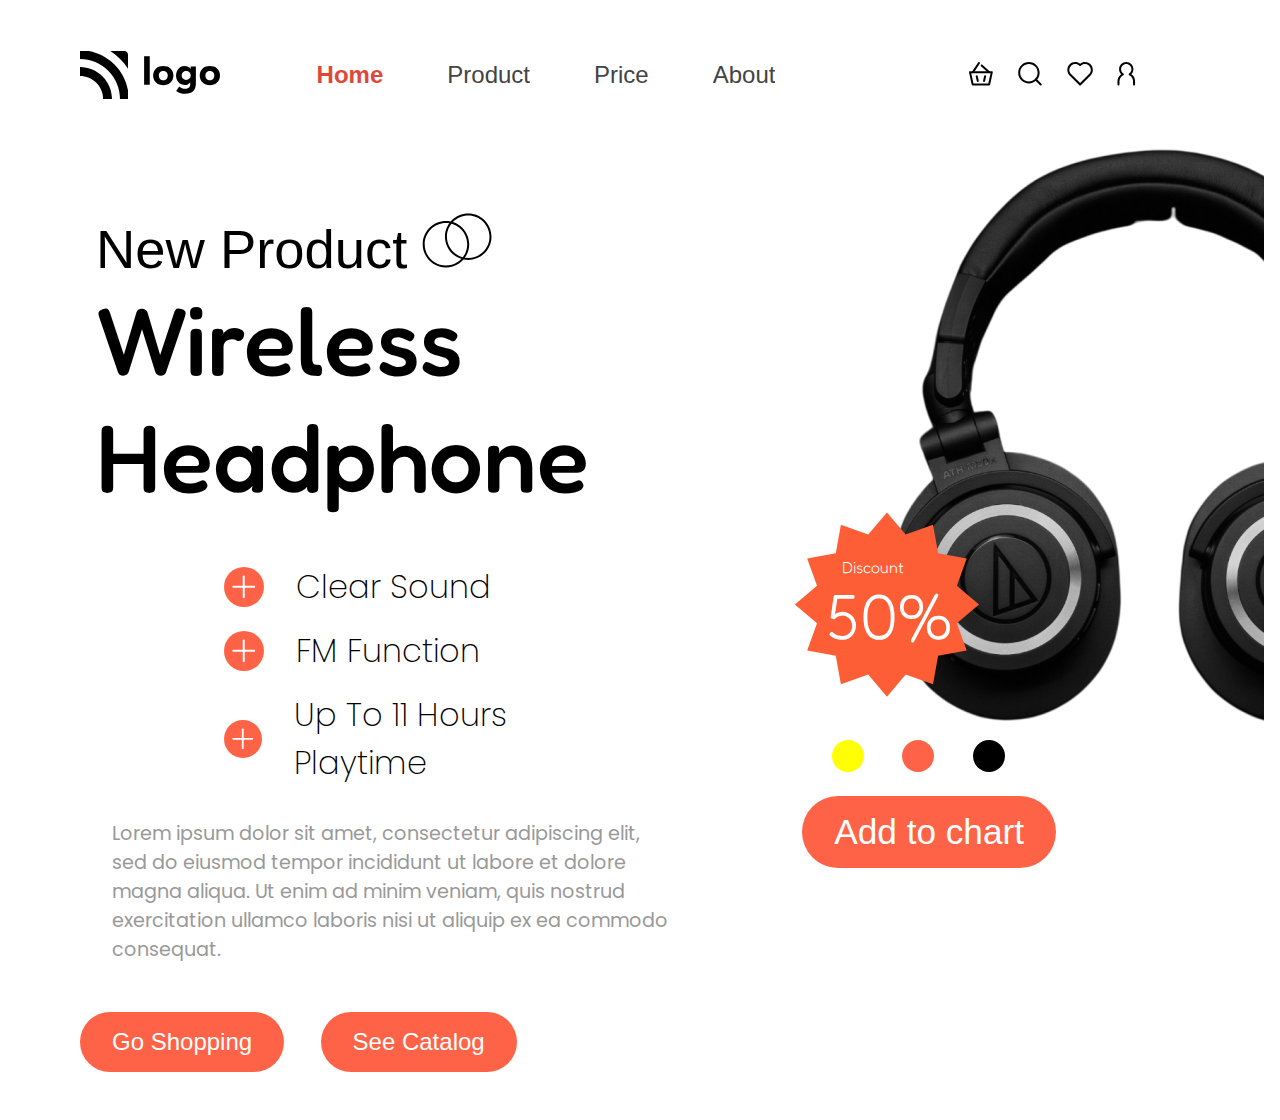
<file: product_homePage/index.html>
<!DOCTYPE html>
<html lang="en">
  <head>
    <meta charset="UTF-8" />
    <meta http-equiv="X-UA-Compatible" content="IE=edge" />
    <meta name="viewport" content="width=device-width, initial-scale=1.0" />
    <link rel="stylesheet" href="css/index.css" />
    <link rel="preconnect" href="https://fonts.googleapis.com" />
    <link rel="preconnect" href="https://fonts.gstatic.com" crossorigin />
    <link
      href="https://fonts.googleapis.com/css2?family=Fredoka+One&family=Poppins&display=swap"
      rel="stylesheet"
    />
    <title>Product Home Page</title>
  </head>
  <body>

    <nav>
      <img src="./images/logo.svg" alt="logo" />
      <div class="nav-items">
        <h5 class="nav-item active-item">Home</h5>
        <h5 class="nav-item">Product</h5>
        <h5 class="nav-item">Price</h5>
        <h5 class="nav-item">About</h5>
      </div>
      <img src="./images/actions.svg" alt="actions" />
    </nav>

    <div class="intro-section">



      <div class="left-section">
        <h3>
          New Product
          <img src="./images/circles.svg" alt="circles" />
        </h3>
        <h1>Wireless Headphone</h1>
        <div class="sub-headlines">
          <h5 class="sub-headline">
            <img src="./images/plus.svg" alt="plus" /> <p>Clear Sound</p>
          </h5>
          <h5 class="sub-headline">
            <img src="./images/plus.svg" alt="plus" /> <p>FM Function</p>
          </h5>
          <h5 class="sub-headline">
            <img src="./images/plus.svg" alt="plus" /> <p>Up To 11 Hours Playtime</p>
          </h5>
        </div>
        <p class="text">
          Lorem ipsum dolor sit amet, consectetur adipiscing elit, sed do
          eiusmod tempor incididunt ut labore et dolore magna aliqua. Ut enim ad
          minim veniam, quis nostrud exercitation ullamco laboris nisi ut
          aliquip ex ea commodo consequat.
        </p>
        <div class="action-btns">
          <button class="action-btn">Go Shopping</button>
          <button class="action-btn">See Catalog</button>
        </div>
      </div>



      <div class="right-section">
        <div class="headphone-div">
          <img src="./images/discount.svg" alt="discount" class="discount" />
          <div class="discount-content">
            <h4>Discount</h4>
            <h1>50%</h1>
          </div>
          <img src="./images/headphones.jpg" alt="headphone" class="headphone" />
        </div>
        <div class="dots">
          <div class="dot yellow-dot"></div>
          <div class="dot tomato-dot"></div>
          <div class="dot black-dot"></div>
        </div>
        <button class="action-btn">Add to chart</button>
      </div>
    </div>
  </body>
</html>
</file>
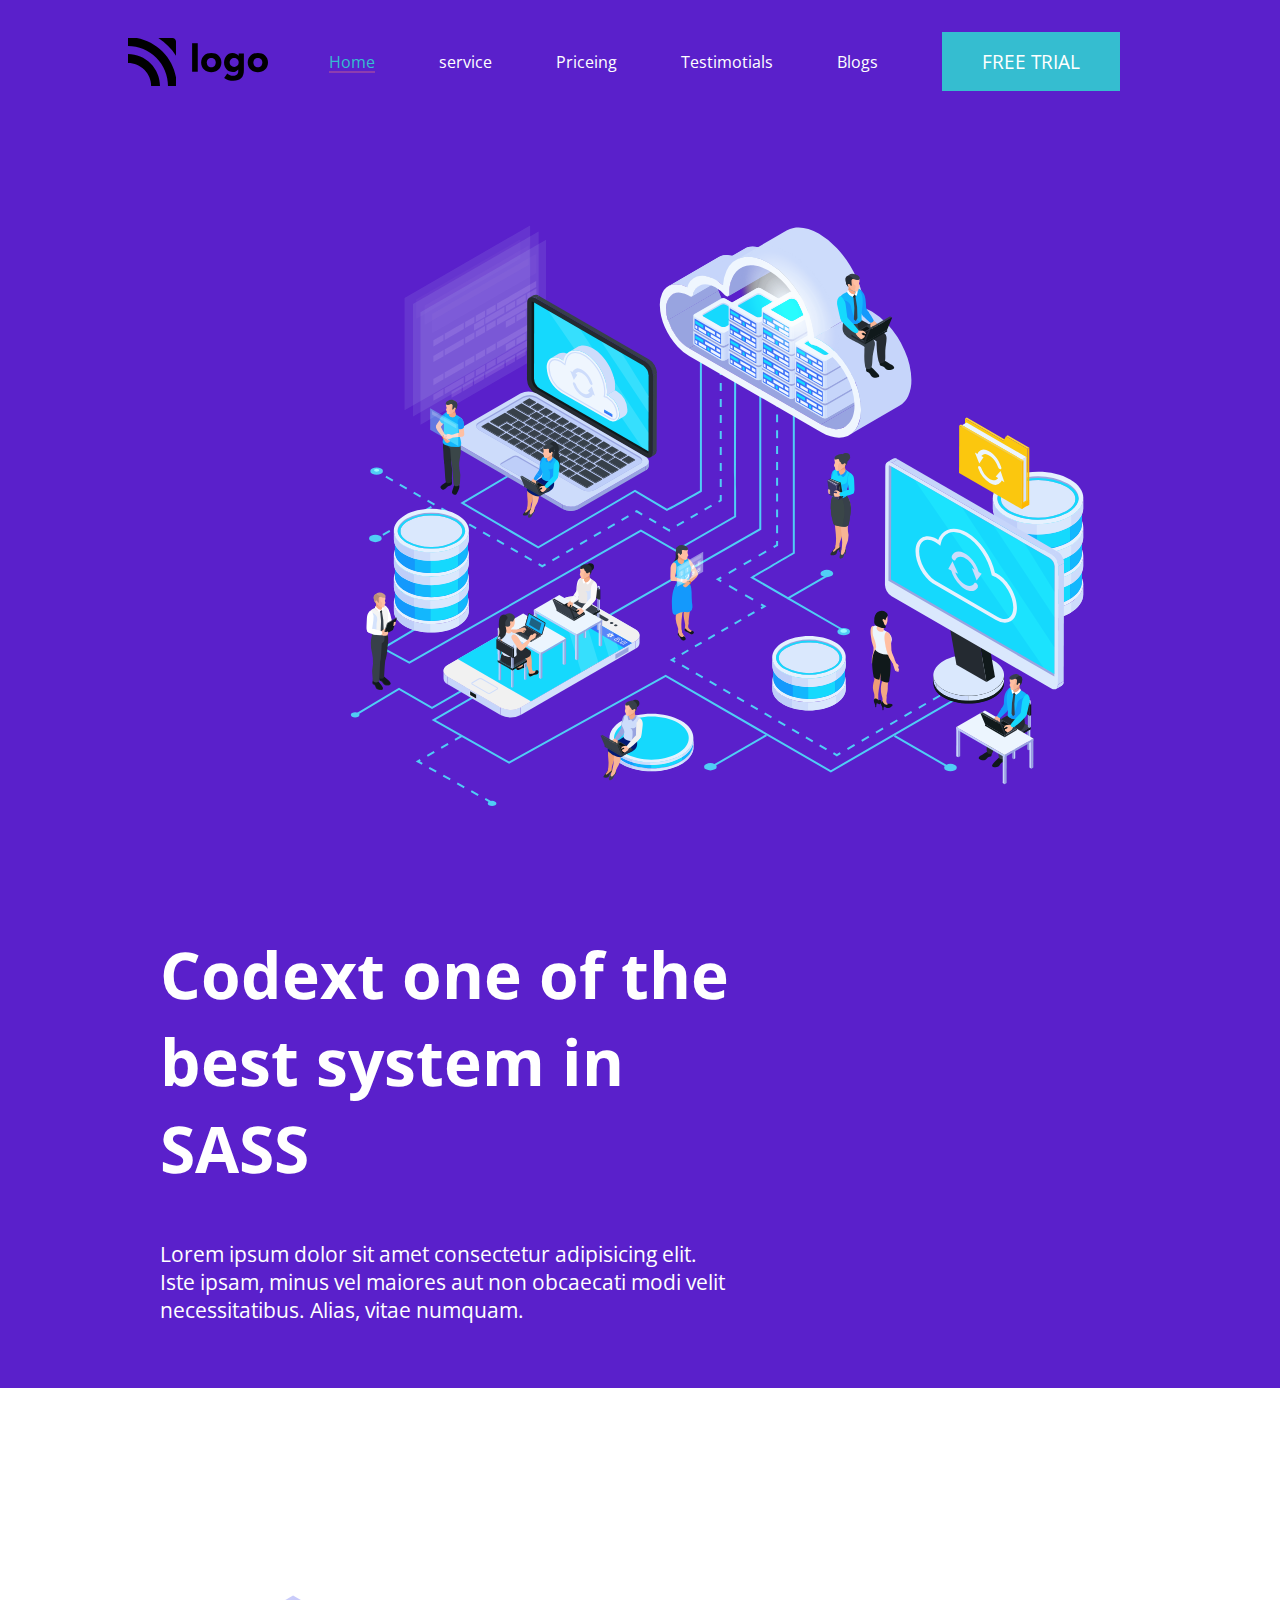
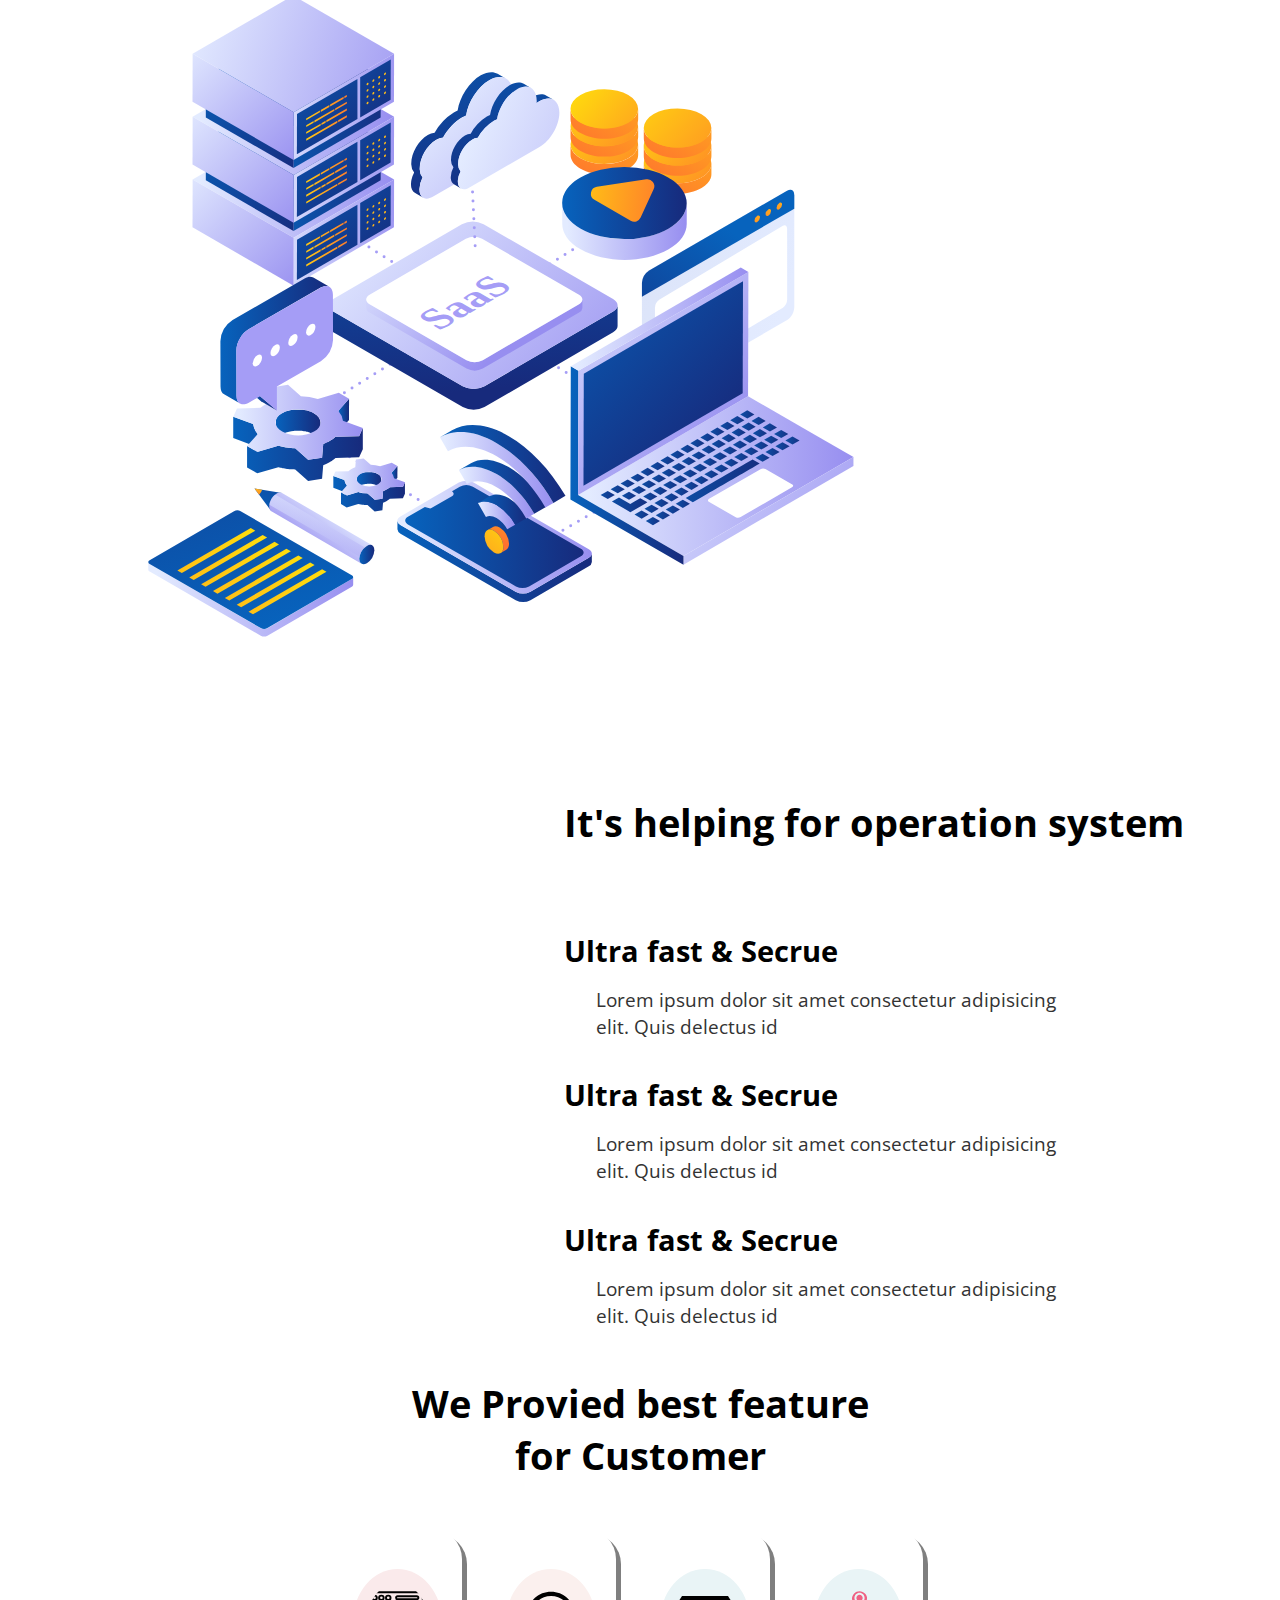
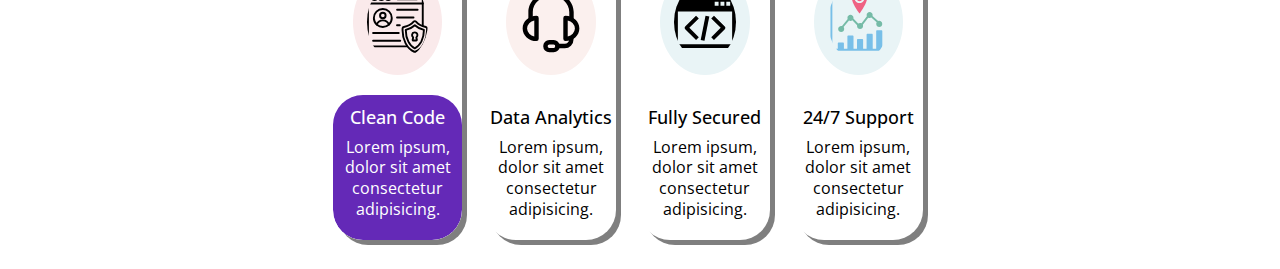
<file: sass_landingPage/index.html>
<!DOCTYPE html>
<html lang="en">

<head>
    <meta charset="UTF-8">
    <meta http-equiv="X-UA-Compatible" content="IE=edge">
    <meta name="viewport" content="width=device-width, initial-scale=1.0">
    <title>SASS Landing Page</title>
    <link rel="stylesheet" href="https://cdnjs.cloudflare.com/ajax/libs/font-awesome/6.1.2/css/all.min.css"
        integrity="sha512-1sCRPdkRXhBV2PBLUdRb4tMg1w2YPf37qatUFeS7zlBy7jJI8Lf4VHwWfZZfpXtYSLy85pkm9GaYVYMfw5BC1A=="
        crossorigin="anonymous" referrerpolicy="no-referrer" />
    <link rel="stylesheet" href="style.css">
</head>

<body>


    <!---------------------------- Header Section ---------------------------------->
    <header>
        <nav class="f ac j-sb">
            <img src="./images/logo.svg" alt="logo">
            <ul class="f ac j-sb">
                <li><a href="" class="tw action">Home</a></li>
                <li><a href="" class="tw">service</a></li>
                <li><a href="" class="tw">Priceing</a></li>
                <li><a href="" class="tw">Testimotials</a></li>
                <li><a href="" class="tw">Blogs</a></li>
                <li><a href="" class="tw">
                        <button class="btn"> FREE TRIAL </button>
                    </a></li>
            </ul>
        </nav>


        <section class="hero">
            <img src="./images/heroImage.svg" alt="Hero Image">

            <div class="hero-right">
                <h1>
                    Codext one of
                    the best system
                    in SASS
                </h1>

                <p>
                    Lorem ipsum dolor sit amet consectetur adipisicing elit. Iste ipsam, minus vel maiores aut non
                    obcaecati modi velit necessitatibus. Alias, vitae numquam.
                </p>
            </div>
        </section>
    </header>



    <!---------------------------- Details Section ---------------------------------->
    <section class="details">
        <img src="./images/Saas illustration-01.svg" alt="SASS Illustration">

        <div class="details_right">
            <h1>
                It's helping for operation
                system
            </h1>

            <div class="right_bottom">
                <h1>
                    <i class="fa-solid fa-share" style="color: #E07C24;"></i>
                    Ultra fast & Secrue
                </h1>

                <p>
                    Lorem ipsum dolor sit amet consectetur
                    adipisicing elit. Quis delectus id
                </p>
            </div>

            <div class="right_bottom">
                <h1>
                    <i class="fa-solid fa-share" style="color: #6EC72D;"></i>
                    Ultra fast & Secrue
                </h1>

                <p>
                    Lorem ipsum dolor sit amet consectetur
                    adipisicing elit. Quis delectus id
                </p>
            </div>

            <div class="right_bottom">
                <h1>
                    <i class="fa-solid fa-share" style="color:#1B98F5 ;"></i>
                    Ultra fast & Secrue
                </h1>

                <p>
                    Lorem ipsum dolor sit amet consectetur
                    adipisicing elit. Quis delectus id
                </p>
            </div>


        </div>
    </section>



    <!---------------------------- Details Section ---------------------------------->
    <section class="feature">
        <h1>
            We Provied best feature <br>
            for Customer
        </h1>

        <div class="featureSection">
            <div class="container">
                <div class="mainBox">
                    <div class="boxes">
                        <div class="marginBoxes">
                            <div class="imageBox one">
                                <img src="./images/secured-profile.svg" alt="Img" />
                            </div>
                            <div class="contentBox active">
                                <h2>Clean Code</h2>
                                <p>Lorem ipsum, dolor sit amet consectetur adipisicing.</p>
                            </div>
                        </div>
                    </div>
                    <div class="boxes">
                        <div class="marginBoxes">
                            <div class="imageBox two">
                                <img src="./images/support.svg" alt="Img" />
                            </div>
                            <div class="contentBox">
                                <h2>Data Analytics</h2>
                                <p>Lorem ipsum, dolor sit amet consectetur adipisicing.</p>
                            </div>
                        </div>
                    </div>
                    <div class="boxes">
                        <div class="marginBoxes">
                            <div class="imageBox three">
                                <img src="./images/web-developing.svg" alt="Img" />
                            </div>
                            <div class="contentBox">
                                <h2>Fully Secured</h2>
                                <p>Lorem ipsum, dolor sit amet consectetur adipisicing.</p>
                            </div>
                        </div>
                    </div>
                    <div class="boxes">
                        <div class="marginBoxes">
                            <div class="imageBox four">
                                <img src="./images/data-analytics.svg" alt="Img" />
                            </div>
                            <div class="contentBox">
                                <h2>24/7 Support</h2>
                                <p>Lorem ipsum, dolor sit amet consectetur adipisicing.</p>
                            </div>
                        </div>
                    </div>
                </div>
            </div>
        </div>
    </section>


</body>

</html>
</file>
<file: busniess_landing_page/style.css>
@import url('https://fonts.googleapis.com/css2?family=Open+Sans:ital,wght@0,500;0,600;0,700;0,800;1,400&display=swap');


* {
    margin: 0;
    padding: 0;
    box-sizing: border-box;
    overflow-x: hidden;
}

section {
    padding: 4rem 7rem;
}

.btn {
    all: unset;
    color: #fff;
    background: #8BB7A2;
    padding: 1rem 3rem;
    font-size: 1.5rem;
    cursor: pointer;
}


/* ================ Text Shortcuts ================ */
.t-w {
    color: #fff;
}

.t-b {
    color: #333;
}


t-center {
    text-align: center;
}

.tc {
    text-align: center;
}

.t-heading {
    font-size: clamp(1.5rem, 5vw, 2.6rem);
}

.my-1 {
    margin-top: 1rem;
}

.my-2 {
    margin-top: 2rem;
}

.my-3 {
    margin-top: 3rem;
}

.my-5 {
    margin-top: 5rem;
}

.p-heading {
    font-size: clamp(1.5rem, 5vw, 3.5rem);
}


/* ================ flex Shortcuts ================ */
.f {
    display: flex;
}

.ac {
    align-items: center;
}

.j-sb {
    justify-content: space-between;
}

.j-sa {
    justify-content: space-around;
}

.f-all {
    display: flex;
    align-items: center;
    justify-content: space-between;
}

.fw {
    flex-wrap: wrap;
}

/* ======== Sizing ========= */
.img-w {
    width: 33rem;
}

.ff {
    font-family: 'Open Sans', sans-serif;
}



/* ============================================== */
/* ================== Header Seactioni======================= */
/* ============================================== */

header {
    background-color: #636C79;
    font-family: 'Open Sans', sans-serif;
}

nav {
    padding: 3rem 5rem;
}

nav>ul>li>a {
    all: unset;
    font-family: 'Open Sans', sans-serif;
    margin: 0rem 2rem;
    color: #fff;
}

.btn_nav {
    all: unset;
    color: #fff;
    border: 1px solid #fff;
    padding: 1rem 3rem;
    font-weight: 700;
    cursor: pointer;
}

/* ==== Hero Section ===== */

.hero {
    font-family: 'Open Sans', sans-serif;
}

.hero>img {
    width: 33rem;
}

.right {
    max-width: 48rem;
}

.hero>.right>h1 {
    font-size: clamp(1.5rem, 5vw, 5rem);
}

.hero>.right>p {
    font-size: 1.5rem;
    padding: 2rem 0rem;
}


.input_email {
    background-color: #fff;
    display: flex;
    align-items: center;
    justify-content: space-between;
    max-width: 36rem;
    padding: .5rem 1rem;
    border-radius: 2px;
    margin-top: 2rem;
}

#input {
    all: unset;
}



/* ============================================== */
/* ================== Company Stats Seactioni======================= */
/* ============================================== */

.stats {
    font-family: 'Open Sans', sans-serif;
}

.stats>img {
    width: 100%;
    margin-top: 4rem;
}

.stats_data {
    margin-top: 3rem;
}

.stats>h1 {}

.stats_info {}


.stats_info>p {}


/* ============================================== */
/* ================== Product One Seactioni======================= */
/* ============================================== */

.product_one>h1 {
    font-size: clamp(1.5rem, 5vw, 3.5rem);
}

.main-section-one-left {
    max-width: 50rem;
}

.main-section-one-left>h1 {
    font-size: clamp(1.5rem, 5vw, 3.5rem);
}

.main-section-one-left>p {
    font-size: clamp(1rem, 2vw, 1.2rem);
    padding: 4rem 0rem;
    line-height: 2rem;
}



/* ============================================== */
/* ================== Product Two Section ======================= */
/* ============================================== */

.two_right>h1 {
    font-size: clamp(1.5rem, 5vw, 3.5rem);
}

.two_right {
    max-width: 50rem;
}

.two_right>p {
    font-size: clamp(1rem, 2vw, 1.2rem);
    padding: 4rem 0rem;
    line-height: 2rem;
}


/* ============================================== */
/* ================== Team Section ======================= */
/* ============================================== */

.team_image>img {
    width: 28rem;
}

.team_image>h1 {
    font-weight: 600;
    padding: 1rem 0rem;
}

.upper_heading>h1 {
    font-size: clamp(1.5rem, 5vw, 3rem);
}

.upper_heading>p {
    font-size: clamp(.5rem, 3vw, 1.4rem);
    line-height: 2.2rem;
}


/* ============================================== */
/* ================== Footer Section ======================= */
/* ============================================== */

.footer {
    background-color: #0D0D0D;
}

.footer_uppter {
    padding-bottom: 4rem;
}

.footer_social_icons>i {
    color: #fff;
    font-size: 1.5rem;
    background: #242B2E;
    padding: 1rem;
    border-radius: 2rem;
    margin-left: 1rem;
    cursor: pointer;
}

.footer_bottom {
    margin-top: 5rem;
}

.genarel_info>p,
.genarel_info>h3 {
    margin-top: 1.2rem;
}










@media screen and (max-width:1150px) {
    nav {
        padding: 2rem 1rem;
        flex-direction: column;
    }

    .team_images {
        justify-content: center;
    }

    .team_image>img {
        width: 28rem;
        margin-left: 2rem;
        margin-top: 4rem;
    }
    .team_image{
        text-align: center;
    }
    .team_image>h1 {
        font-weight: 600;
        padding: 0.3rem 0rem;
    }
}

@media screen and (max-width:903px) {
    nav>ul>li>a {
        margin: 0rem .5rem;
    }

    nav>ul {
        margin-top: 1.5rem;
    }

    nav {
        padding: 2rem .3rem;
    }

    .btn_nav {
        padding: .5rem 1rem;
    }

    section {
        padding: 2rem 1rem;
    }
}

@media screen and (max-width:521px) {
    nav>ul>li>a {
        font-size: .6rem;
    }

    .btn_nav {
        font-size: .6rem;
    }

    .btn {
        padding: 1rem 1rem;
        font-size: 1rem;
        margin-bottom: 0rem;
    }

    /* ============= Hero =============== */
    .product_one,
    .product_two {
        text-align: center;
    }

    .main-section-one-left>p {
        padding: 2rem 0rem;
    }

    /* ============= Product one =============== */
    .main-section-one-left {
        margin-bottom: 2rem;
    }

    /* ============= Product Two =============== */
    .product_two {
        flex-direction: column-reverse;
    }

    .product_two>img {
        width: 23rem;
        margin-top: 2rem;
    }

      /* ============= Team section =============== */
      .upper_heading>p {
        font-size: clamp(.8rem, 3vw, 1.4rem);
        line-height: 1.2rem;
        margin-top: .5rem;
    }
      .team_image>img {
        width: 22rem;
        margin-left: 0rem;
        margin-top: 4rem;
    }
    .team_image{
        text-align: center;
    }
    .team_image>h1 {
        font-weight: 600;
        padding: 0.3rem 0rem;
    }

      /* ============= Footer section =============== */
    .footer_social_icons{
        margin-top: 2rem;
    }


}
</file>
<file: Crypto_Landing-page/style.css>
* {
    margin: 0;
    padding: 0;
    box-sizing: border-box;
    overflow-x: hidden;
}

.container {
    background-image: url('./assets/bg.png');
    background-repeat: no-repeat;
    background-size: cover;
    height: 100vh;
}

/* Navber Start ----> */

nav {
    display: flex;
    align-items: center;
    padding: 2rem 0rem;
    background: #000;
}

.logo {
    padding: 0rem 3rem;
    cursor: pointer;
}

.line {
    background: #fff;
    height: 45px;
    width: 2px;
    border-radius: 50rem;
}

.list {
    display: flex;
    color: #fff;
}

.list-item {
    margin: 1rem 3rem;
    font-weight: 700;
    font-size: 1.3rem;
    font-family: 'Poppins', sans-serif;
    cursor: pointer;
}

.button-small {
    all: unset;
    color: #fff;
    background: #8D3DAF;
    font-size: 1.2rem;
    padding: 1rem 3rem;
    border-radius: 11px;
    font-family: 'Poppins', sans-serif;
    font-weight: 700;
    cursor: pointer;
    transition: .4s ease;
}

.list-item:hover {
    color: #8D3DAF;
}

#button-div {
    position: absolute;
    right: 8rem;
}

/* Hero section starts ---------->  */

.hero {
    text-align: center;
    margin-top: 10rem;
}

.hero-heading {
    color: #fff;
    font-size: 8rem;
    width: 80vw;
    margin: auto;
    font-family: 'Montserrat', sans-serif;
}

.hero-description {
    color: #fff;
    font-size: 2.5rem;
    font-weight: 500;
    font-family: 'Poppins', sans-serif;
}

.button-large {
    all: unset;
    color: #fff;
    background-color: #8D3DAF;
    font-size: 2rem;
    padding: 1rem 3rem;
    font-weight: 600;
    border-radius: 14px;
    margin-top: 4rem;
    font-family: 'Poppins', sans-serif;
}
</file>
<file: Developer_Landingpage/style.css>
/* POPPINS FONT FAMILY */
@import url("https://fonts.googleapis.com/css2?family=Poppins&display=swap");
@import url("https://fonts.googleapis.com/css2?family=Righteous&display=swap");

* {
  font-family: "Poppins", sans-serif;
  margin: 0;
  padding: 0;
  box-sizing: border-box;
}

html,
body {
  overflow-x: hidden;
}


/* ======================================== */
/* ================ Header ================ */
/* ======================================== */

header {
  background-color: #3944F7;
  height: 65vh;
  padding: 2rem 3rem;
}

nav {
  display: flex;
  align-items: center;
  justify-content: center;
  width: 40%;
  position: absolute;
  right: 0rem;
}

.nav-item {
  color: #fff;
  padding: 1rem 2rem;
  cursor: pointer;
}

.nav-item-active {
  background: #fff;
  padding: 7px 20px;
  border-radius: 11px;
  color: #663399;
  cursor: pointer;
}

.logo {
  margin-top: 1rem;
  margin-left: 1rem;
}

.header-text {
  margin-top: 8rem;
  margin-left: 4rem;
}

.header-text>h2 {
  color: #fff;
  font-size: 4rem;
  font-weight: 400;
  line-height: 5rem;
}

.header-text>p {
  color: #fff;
  font-size: 1.5rem;
  margin-top: 3rem;
}

.header-image {
  position: absolute;
  right: 0rem;
  width: 48rem;
  top: 6rem;
}

.companies {
  margin-top: 1rem;
  padding-top: 2rem;
  cursor: pointer;
  transition: .3s ease;
}

.company-items:hover {
  color: #3944F7;
}


.company-items {
  all: unset;
  font-weight: 600;
  font-size: 1.5rem;
  margin: 0rem 2rem;
}

/* ======================================== */
/* ================ API Section ================ */
/* ======================================== */


.api-heading {
  margin-top: 6rem;
  margin-left: 5rem;
}

.cards {
  display: flex;
  align-items: center;
  justify-content: space-between;
  cursor: pointer;
  padding: 2rem 5rem;
  flex-wrap: wrap;
}

.card-active {
  box-shadow: 0px 0px 8px 0px black;
  padding: 2rem;
  border-radius: 10px;
}


/* ======================================== */
/* ================ Blog Section ================ */
/* ======================================== */


.blog-heading {
  margin-top: 6rem;
  margin-left: 5rem;
}

.blog-cards {
  display: flex;
  align-items: center;
  justify-content: space-between;
  padding: 2rem 5rem;
  flex-wrap: wrap;
}

.blog-card {
  display: flex;
  box-shadow: 0px 0px 9px 0px black;
  border-radius: 84px 15px 15px 21px;
}

.blog-image {
  width: 100%;
}

.blog-image > img {
  width: 100%;
  height: 100%;
}

.blog-content {
  padding: 1rem 3rem;
}

.blog-content>h3 {
  margin: 2rem 0rem;
}


.blog-bottom {
  padding: 1rem;
}

.blog-author {
  padding: 2rem 0.5rem;
}


/* ============================================= */
/* ================ FAQ SECTION ================ */
/* ============================================= */


.faq-section {
  display: flex;
  align-items: center;
  justify-content: space-between;
  background: #ffcbcba4;
}

.faq-content {
  padding: 0rem 5rem;
}

.faq-content>h2 {
  font-size: 2rem;
  margin-bottom: 2rem;
}

.faq-content>h4 {
  margin-bottom: 1rem;
  font-weight: 100;
}

.faq-content>button {
  all: unset;
  background: rebeccapurple;
  padding: 0.4rem 2rem;
  border-radius: 10px;
  color: #fff;
  cursor: pointer;
}

.faq-image {
  margin-right: 13rem;
}


/* ================================================== */
/* ================ Download SECTION ================ */
/* ================================================== */

.download-section {
  display: flex;
  align-items: center;
  justify-content: space-between;
  padding: 3rem 5rem;
  flex-wrap: wrap;
}

.download-content>h1 {
  font-size: 3rem;
}

.download-content>h1>span {
  font-size: 2rem;
}

.submit-from {
  border: 2px solid #333;
  border-radius: 29px;
  background: #ffdbdbfa;
}

.download-email>form>input {
  all: unset;
  all: unset;
  margin-left: 2rem;
}

.download-email>form>button {
  all: unset;
  background: rebeccapurple;
  padding: .5rem 3rem;
  border-radius: 2rem;
  color: #fff;
  cursor: pointer;
}


/* ================================================ */
/* ================ FOOTER SECTION ================ */
/* ================================================ */

.footer-section {
  display: flex;
  align-items: center;
  justify-content: space-between;
  padding: 1rem 3rem;
  background-color: #3944F7;
  flex-wrap: wrap;
}

.list {
  display: flex;
  align-items: center;
  color: #fff;
  margin-top: 1rem;
  flex-wrap: wrap;
}

.list-items {
  margin: 0rem 1rem;
  cursor: pointer;
}

.footer-logos {
  margin: 0rem 1rem;
  cursor: pointer;
}

.logos-list {
  display: flex;
  align-items: center;
  color: #fff;
}


@media screen and (max-width: 1592px) {
  .header-image {
    display: none;
  }

  .header-text {
    margin-top: 8rem;
    margin-left: 0rem;
    text-align: center;
    margin-bottom: 5rem;
  }

  header {
    height: auto;
    padding: 2rem 2rem;
  }

  nav {
    width: inherit;
  }

  .blog-card{
    margin-top: 2rem;
  }
}

@media screen and (max-width:859px) {
  nav {
    position: absolute;
    top: 7rem;
    width: 100%;
  }

  header {
    padding: 2rem 0rem;
  }
  .nav-item {
    padding: 1rem .5rem;
}

.companies {
  display: flex;
  flex-wrap: wrap;
  justify-content: center;
}

.company-items{
  margin-top: 1rem;
}


/* ================== API Section ===================== */

.card{
  margin-top: 3rem;
}


/* ================== Blogs Section ===================== */
.blog-card {
  display: flex;
  box-shadow: 0px 0px 9px 0px black;
  border-radius: 54px 10px 15px 15px;
  flex-direction: column;
  align-items: center;
  margin-top: 2rem;
}

.blog-cards {
  justify-content: center;
  padding: 2rem 0rem;
}

.blog-heading {
  margin-top: 6rem;
  text-align: center;
}

/* ================== FAQ Section ===================== */
.faq-image {
  margin-right: 13rem;
  display: none;
}

.faq-section {
  text-align: center;
  padding: 2rem 0rem;
}

.faq-content {
  padding: 0rem 1rem;
}

/* ================== Download Section ===================== */
.download-section {
  justify-content: center;
  padding: 3rem 0rem;
  flex-wrap: wrap;
  margin-bottom: 2rem;
}

.download-email>form>input {
  margin-left: 0rem;
}

.submit-from {
  max-width: 20rem;
  text-align: center;
  height: 3rem;
}

.download-email>form>button{
  margin-top: 2rem;
}


/* ================== Footer Section ===================== */

.footer-logos {
  margin: 1rem 1rem;
}


}
</file>
<file: digital-marketing/style.css>
@import url('https://fonts.googleapis.com/css2?family=Poppins:wght@100;200;300;400;500;600;700;800;900&display=swap');

* {
    margin: 0;
    padding: 0;
    box-sizing: border-box;
    font-family: 'Poppins', sans-serif;
}

html,
body {
    max-width: 100%;
    overflow-x: hidden;
}

:root {
    --primary-blue: #5955B3;
    --secend-blue: #5955B3;
    --text-dark: #3C2F60;
}


/* ============================================= */
/* ======================= Navber ====================== */
/* ============================================= */

nav {
    display: flex;
    align-items: center;
    flex-direction: row;
    margin: 3rem 6rem;
}

ul {
    display: flex;
    align-items: center;
    margin-left: 1rem;
}

ul>li {
    all: unset;
}

ul>li>a {
    all: unset;
    color: #555;
    margin: 0rem 2rem;
    cursor: pointer;
}

.active {
    font-weight: 800;
    color: #333;
}

.btn-nav {
    all: unset;
    float: right;
    color: #fff;
    background-color: var(--primary-blue);
    position: absolute;
    right: 6rem;
    font-weight: 700;
    font-size: 1.2rem;
    padding: 0.8rem 2rem;
    border-radius: 10px;
    cursor: pointer;
}


/* ============================================= */
/* ======================= Hero ====================== */
/* ============================================= */


.hero {
    display: flex;
    align-items: center;
    justify-content: space-between;
}

.hero_left {
    max-width: 35rem;
    margin-left: 7rem;
}

.hero_left>h1 {
    color: var(--text-dark);
    font-size: clamp(2rem, 5vw, 5.5rem);
    line-height: 6rem;
    font-weight: 600;
}

.hero_left>h1>span {
    color: var(--secend-blue);
}

.hero_left>p {
    color: #444;
    margin-top: 3rem;
    font-size: 1.3rem;
}

.btn-hero {
    all: unset;
    color: #fff;
    background-color: var(--primary-blue);
    font-weight: 700;
    font-size: 1.3rem;
    padding: 0.9rem 2rem;
    border-radius: 10px;
    cursor: pointer;
    margin-top: 5rem;
}

.hero > .image_div >img {
    width: 115%;
    position: relative;
    left: -2rem;
}




@media screen and (max-width: 1124px) {
    .hero_left>h1 {
        line-height: initial;
    }

    .hero > .image_div >img {
        width: 60%;
        position: relative;
        left: 6rem;
    }

    nav {
        margin: 1rem 3rem;
    }

    .btn-nav {
        right: 1rem;
        font-size: 1.2rem;
        padding: 0.8rem 2rem;
    }

    .hero_left {
        display: flex;
        flex-direction: column;
        justify-content: center;
        align-items: center;
        margin-left: 0rem;
    }

    .hero_left>p, .hero_left>h1 {
        text-align: center;
    }

    .hero {
        justify-content: center;
        flex-direction: column-reverse;
    }

    .hero_left>p {
        color: #333;
        margin-top: 1rem;
        font-size: 1.3rem;
        font-weight: 600;
        /* text-shadow: 0 0 10px var(--primary-blue); */
    }

    .image_div {

    }

}


@media screen and (max-width: 912px) {
    nav {
        flex-direction: column;
        margin: 1rem .5rem;
    }

    nav>img {
        position: absolute;
        left: 1rem;
    }


    ul {
        margin-top: 5rem;
        font-size: .9rem;
    }

    ul>li>a {
        margin: 0rem 2rem;
        margin: 0rem 0.7rem;
    }
    .btn-hero {

        margin-top: 3rem;
    }

    .hero_left>h1 {
 
        margin-top: 2rem;
    }
    
    
}
</file>
<file: Digital_Marketing/style.css>
*{
    margin: 0;
    padding: 0;
    box-sizing: border-box;
    overflow-x: hidden;
}

/* ------------------- */
/* ------ Navber ----- */
/* ---------------------*/

nav{
display: flex;
align-items: center;
margin: 3rem 0rem;
}

.logo{
    padding: 0rem 5rem;
    cursor: pointer;
}

.list{
display: flex;
align-items: center;
}

.list-item{
    color: #888;
    margin: 1rem 2rem;
    font-family: 'Poppins', sans-serif;
    font-size: 1.2rem;
    cursor: pointer;
    transition: .2s ease;
}

.list-item:hover {
    color: #5A20CB;
}

.action{
    color: #111;
    font-weight: 500;
}

.button-group{
    position: absolute;
    right: 4rem;
}

.nav-button {
    all: unset;
    background: #5A20CB;
    color: #fff;
    font-family: 'Poppins';
    font-size: 1.4rem;
    padding: 1rem 3rem;
    border-radius: 15px;
    font-weight: 600;
    cursor: pointer;
}



/* ------------------- */
/* ------ Hero section ----- */
/* ---------------------*/


.banner-container {
}

.left-div {
    width: 50rem;
    margin-left: 5rem;
    margin-top: 0rem;

}


.heading-text{
    font-family: 'Poppins', sans-serif;
    font-size: 7rem;
    margin-top: 5rem;
    color: #231146;
    font-weight: 600;
    display: inline-table;
    line-height: 8rem;
}

span{
color: #5A20CB;
}

.description{
    font-family: 'Poppins', sans-serif;
    font-size: 1.3rem;
    color: #555;
    margin-top: 3rem;
    width: 27vw;
}

.btn {
    margin-top: 5rem;
}

.image {
    width: 70rem;
    height: 49rem;
}

.image-div {
    position: absolute;
    right: -6rem;
    bottom: 0rem;
}
</file>
<file: Food_Restaurant/style.css>
* {
  margin: 0;
  padding: 0;
  box-sizing: border-box;
  font-family: "Red Rose", cursive;
}

/* linear-gradient(rgba(0, 23, 100, 0.562), rgba(0, 0, 0, 0.466)) */

.container{
  background-image: linear-gradient(
  rgba(1, 1, 34, 0.753), 
  rgba(1, 1, 34, 0.753)),
  url(./assets/pexels-maxyne-barcel-10402282\ 1.png);
  background-repeat: no-repeat;
  background-size: cover;
  height: 100vh;
}

/* ------------------------------ */
/* ---------- NAVBAR ------------ */
/* ------------------------------ */

nav{
  display: flex;
  align-items: center;
  justify-content: space-between;
  padding: 3rem 4rem;
}

.logo{
  width: 15rem;
}

.list{
  list-style-type: none;
  display: flex;
  align-items: center;
}

.list-item{
  margin: 0px 4rem;
  color: #F4BE2C;
  font-size: 1.5rem;
  font-weight: 600;
  cursor: pointer;
  transition: .5s ease;
}

.list-item:hover{
  border: 2px solid #F4BE2C;
  padding: 1rem 2rem;
  border-radius: 5px;
  transition: .5s ease;
}

.button-small {
  all: unset;
  color: #fff;
  background: #E6425E;
  font-size: 2rem;
  padding: 1rem 3rem;
  border-radius: 2px;
  font-weight: 600;
  cursor: pointer;
  margin-right: 5rem;
}

/* ------------------------------ */
/* ---------- HERO ------------ */
/* ------------------------------ */


.hero{
  text-align: center;
}

.hero-heading {
  color: #F4BE2C;
  font-size: 9rem;
  width: 90vw;
  margin: auto;
  line-height: 10rem;
  font-weight: 100;
  font-family: 'Dela Gothic One', cursive;
  margin-top: 5rem;
  text-align: center;
  text-shadow: 0px 0px 2px black;
}

.button-large {
  all: unset;
  color: #FFF;
  background: #E6425E;
  padding: 1rem 3rem;
  font-size: 3rem;
  border-radius: 2px;
  font-weight: 900;
  cursor: pointer;
  margin-top: 4rem;
}





































.bottom{
  display: none;
}
</file>
<file: Hosting_Landing_Page/style.css>
@import url('https://fonts.googleapis.com/css2?family=Open+Sans:wght@400;600;700;800&display=swap');


* {
    margin: 0;
    padding: 0;
    box-sizing: border-box;
    overflow-x: hidden;
}


/* =========================================== */
/* ============ Common Components ============== */
/* =========================================== */


.btnc {
    all: unset;
    background: linear-gradient(163deg, rgba(68, 137, 238, 1) 37%, rgba(47, 49, 167, 1) 100%);
    color: #fff;
    font-weight: 700;
    padding: 1rem 3rem;
    border-radius: 11px;
    font-size: 1.3rem;
    cursor: pointer;
    font-family: 'Open Sans', sans-serif;
}

.btn {
    all: unset;
    border-width: 2px;
    border-style: solid;
    border-image: linear-gradient(55deg, #3b80e7, #0f118b) 1;
    background-origin: border-box;
    background-clip: content-box, border-box;
    border-radius: 30px;
    padding: 1rem 3rem;
    cursor: pointer;
    font-family: 'Open Sans', sans-serif;
    background-image: linear-gradient(179deg, #3b80e7, #0f118b);
    font-weight: 700;
    font-size: 1.3rem;
    -webkit-background-clip: text;
    -webkit-text-fill-color: transparent;
}

section {
    padding: 5rem 6rem;
}

.tc {
    text-align: center;
}

.item_center {
    width: 100%;
    display: flex;
    align-items: center;
    justify-content: center;
}

.bg_black {
    background: #333;
}

.tx_b {
    color: #333;
}

.tx_w {
    color: #fff;
}

.tx_g {
    color: #555;
}

.bold {
    font-weight: 700;
}

.f3 {
    font-size: clamp(1rem, 6vw, 3rem);
}

.f {
    display: flex;
}

.ac {
    align-items: center;
}

.jc {
    justify-content: center;
}

.js {
    justify-content: space-between;
}

.f_w {
    flex-wrap: wrap;
}

.my_2 {
    margin-top: 2rem;
}




/* =========================================== */
/* ===================== Navber ====================== */
/* =========================================== */

nav {
    display: flex;
    align-items: center;
    justify-content: flex-end;
    font-family: 'Open Sans', sans-serif;
    padding: 2rem 6rem;
}

nav>img {
    position: absolute;
    left: 4rem;
}

.nav_items {
    display: flex;
    align-items: center;
    cursor: pointer;
}

.nav_item {
    padding: 1rem 2rem;
}

.action {
    font-weight: 900;
    font-size: 1.1rem;
}

.nav_item>a {
    all: unset;
}

.register_btn {
    border-width: 2px;
    border-style: solid;
    border-image: linear-gradient(55deg, #3b80e7, #0f118b) 1;
    background-origin: border-box;
    background-clip: content-box, border-box;
    border-radius: 30px;
}

#register_ancher {
    background-image: linear-gradient(179deg, #3b80e7, #0f118b);
    font-weight: 700;
    -webkit-background-clip: text;
    -webkit-text-fill-color: transparent;
}


@media screen and (max-width: 1174px) {
    nav {
        padding: 2rem 1rem;
    }

    nav>img {
        left: 1rem;
    }
}

@media screen and (max-width: 1036px) {
    .nav_items {
        position: absolute;
        top: 7rem;
        left: 12%;
    }

    .nav_item {
        padding: 0.2rem 0.5rem;
    }

    .nav_item>a {
        font-size: .7rem;
    }


}


/* =========================================== */
/* ===================== Hero One ====================== */
/* =========================================== */


.btn_choose_pkg {
    margin-top: 4rem;
}

.hero_one {
    display: flex;
    align-items: center;
    justify-content: space-between;
    font-family: 'Open Sans', sans-serif;
    flex-wrap: wrap-reverse;
}

.heroa_one_lift {
    max-width: 48rem;
}

.hero_one_lift>h1 {
    font-size: clamp(1rem, 10vw, 5rem);
    color: #333;
    max-width: 48rem;

}

.hero_one_lift>p {
    max-width: 40rem;
    font-size: 1.3rem;
    color: #555;
    margin-top: 3rem;
}

.hero_one>img {
    width: 45rem;
}

@media screen and (max-width:650px) {
    section{
        padding: 5rem 1rem;
    }
}


/* =========================================== */
/* ===================== Hero Two ====================== */
/* =========================================== */

.hero_two {
    display: flex;
    align-items: center;
    justify-content: space-between;
    font-family: 'Open Sans', sans-serif;
    flex-wrap: wrap;
}

.hero_two>img {
    width: 45rem;
}

.hero_two>.hero_two_right>h1 {
    font-size: clamp(1rem, 10vw, 5rem);
    color: #333;
}

.hero_two>.hero_two_right>p {
    /* max-width: 40rem; */
    font-size: 1.3rem;
    color: #555;
    margin-top: 3rem;
    max-width: 48rem;
}


/* =========================================== */
/* ===================== Hero Three ====================== */
/* =========================================== */


.hero_three {
    display: flex;
    align-items: center;
    justify-content: space-between;
    font-family: 'Open Sans', sans-serif;
    flex-wrap: wrap;
}

.hero_three_left>h1 {
    font-size: clamp(1rem, 10vw, 5rem);
    color: #333;
}

.hero_three_left>p {
    font-size: 1.3rem;
    color: #555;
    margin-top: 3rem;
    max-width: 48rem;
}

.hero_three>img {
    width: 45rem;
}


/* =========================================== */
/* ===================== Service Section ====================== */
/* =========================================== */

.services {}

.services>.top {
    display: flex;
    align-items: center;
    justify-content: space-between;
    flex-wrap: wrap;
}

.services>.top>h1 {
    font-family: 'Open Sans';
    font-size: clamp(1rem, 10vw, 5rem)

}

.services>.top>p {
    font-family: 'Open Sans';
    font-size: clamp(.8rem, 3vw, 1.5rem);
    max-width: 50rem;
    color: #333;
}

.bottom {
    padding: 4rem 0rem;
}


.gride_items {
    display: grid;
    grid-template-columns: auto auto auto;
    font-family: 'Open Sans';
}

.gride_item {
    padding: 2rem;
}

.gride_item>h2 {
    font-size: 2rem;
    color: #333;
    padding: 1.2rem 0;
}

.gride_item>p {
    font-size: 1.3rem;
    color: #333;
}

@media screen and (max-width: 830px) {
    .gride_items{
        grid-template-columns: auto auto;
    }
}

@media screen and (max-width: 530px) {
    .gride_items{
        grid-template-columns: auto;
    }
}



/* =========================================== */
/* ===================== Pricing Section ====================== */
/* =========================================== */

.pricing {
    font-family: 'Open Sans', sans-serif;
    background-image: linear-gradient(179deg, #3b80e7, #0f118b);
}

.pricing>h1 {
    color: #fff;
    text-align: center;
    font-size: clamp(1rem, 8vw, 3.5rem);
    margin-bottom: 4rem;
}

.pricing_packges {
    display: flex;
    align-items: center;
    justify-content: space-between;
    flex-wrap: wrap;
}

.pricing_packge {
    background: #fff;
    border-radius: 1rem;
    margin-top: 1rem;
}

.pricing_packge>h2 {
    font-size: clamp(1rem, 3vw, 2rem);
    margin: 1rem 0rem;
    color: #333;
}

.pricing_packge>p {
    color: #555;
}

.amount {
    margin: 2rem 0rem;
}

.amount>p {
    font-size: 1.2rem;
    color: #555;
}

.amount>h1 {
    font-size: 2rem;
    text-align: center;
    margin: 1rem 0rem;
}

.amount>h1>span {
    color: #888;
}

.pricing_packge>ul {
    padding: 2rem 3rem;
}

.pricing_packge>ul>li {
    font-size: 1.3rem;
    color: #333;
    margin: 2rem 0rem;
}

.icon_style {
    color: #008000;
    margin-right: 2rem;
}

.btn_price_margin {
    margin: 1rem 4rem;
}

.headings {
    padding: 2rem 2rem;
    border-radius: 12px;
}

.headings>h2 {
    font-size: clamp(1rem, 3vw, 2.5rem);
    margin: 1rem 0rem;
}


@media screen and (max-width: 430px) {
    .pricing_packge{
        margin: auto;
        margin-top: 1rem;
    }
    .pricing_packge>ul {
        padding: 0rem 2rem;
    }
    
    .pricing_packge>ul>li {
        font-size: 1rem;
        margin: 1.5rem 0rem;
    }
}

@media screen and (max-width: 1000px) {
    .pricing_packges{
        justify-content: center;
    }
}


/* =========================================== */
/* ===================== Customer Section ====================== */
/* =========================================== */


.customer {
    font-family: 'Open Sans', sans-serif;
    background: linear-gradient(166deg, rgba(255, 255, 255, 1) 37%, rgba(255, 248, 248, 1) 100%);
}

.customer>.top>h1 {
    font-size: clamp(1rem, 3vw, 4rem);
}

.customer>.top>p {
    max-width: 68rem;
    margin: auto;
    margin-top: 2rem;
    font-size: clamp(.8rem, 1.5vw, 1.4rem);
}


.customer_cards {
    display: grid;
    grid-template-columns: auto auto;
    padding: 2px;
}

.customer_card {
    background: #fff;
    padding: 20px;
    box-shadow: 0 0 2px #000;
    max-width: 41rem;
    margin-top: 5rem;
    border-radius: 10px;
    margin-right: 1rem;
    /* min-width: 18rem; */
}

.customer_card>p {
    max-width: 38rem;
    margin: 1rem 0rem;
    line-height: 1.5rem;
    margin-bottom: 3rem;
}

.customer_info {
    margin: 1rem 0rem;
}

.customer_data {
    margin-left: 2rem;
    line-height: 2rem;
}

@media screen and (max-width:650px) {
    .customer_cards {
        grid-template-columns: auto;
    }

    .customer_card{
        margin-top: 2rem;
    }
}


/* =========================================== */
/* ===================== Register Section ====================== */
/* =========================================== */

.register {
    background: linear-gradient(139deg, #3b80e7, #0f118b);
    font-family: 'Open Sans', sans-serif;
}

.register_left {
    max-width: 45rem;
}

.register_left>h1 {
    font-size: clamp(.8rem, 4vw, 4rem);
}

.register_left>p {
    margin-top: 3rem;
}

.register_now_btn {
    all: unset;
    color: #fff;
    border: 2px solid #fff;
    font-size: 1.3rem;
    padding: 1rem 3rem;
    border-radius: 10px;
    font-weight: 700;
}

@media screen and (max-width:650px) {
    .register {
        text-align: center;
    }

    .register_now_btn {
        font-size: 1rem;
        padding: .8rem 2rem;
        margin: auto;
        margin-top: 2rem;
    }

    .footer {
        font-family: 'Open Sans', sans-serif;
        flex-direction: column;
        text-align: center;
    }

    .logo_section>p {
        line-height: 1.3rem;
        margin: 1rem 0rem;
    }

    .f-col {
        margin-bottom: 3rem;
    }

    .menu_section>a, .links_sectio>a, .overvie>a {
        margin-top: 1rem !important;
    }
}


/* =========================================== */
/* ===================== Footer Section ====================== */
/* =========================================== */

.f-col {
    display: flex;
    flex-direction: column;
    font-family: 'Open Sans', sans-serif;
}

.logo_section>p {
    max-width: 26rem;
    line-height: 2rem;
    font-size: clamp(.8rem, 2vw, 1.5rem);
}

.footer {
    font-family: 'Open Sans', sans-serif;
}

.menu_section>a,
.links_sectio>a,
.overvie>a {
    all: unset;
    color: #333;
    margin-top: 2rem;
}



/* =========================================== */
/* ===================== Making responsive ====================== */
/* =========================================== */

@media screen and (max-width:650px) {
    section{
        padding: 5rem 1rem;
    }
}
</file>
<file: Interior_Design-/style.css>
@import url('https://fonts.googleapis.com/css2?family=Roboto:ital,wght@0,400;0,700;1,900&display=swap');


*{
    margin: 0;
    padding: 0;
    box-sizing: border-box;
    overflow-x: hidden;
}


header {
    background-image: linear-gradient(270deg, rgb(52 53 113 / 33%) 37%, rgb(52 53 113 / 33%) 100%),
    url('./images/background.jpg');
    background-size: cover;
    background-position: center;
    height: 100vh;
    font-family: 'Roboto', sans-serif;
}

/* ========================================= */
/* ================ Navber ================= */
/* ========================================= */

nav {
 display: flex;
 align-items: center;
 justify-content: space-between;
 padding: 0rem 3rem;
}

.logo {
    color: #fff;
    font-size: 2.5rem;
    margin-top: 2rem;
    margin-left: 2rem;
    cursor: pointer;
}

ul {
    display: flex;
    align-items: center;
    justify-content: space-between;
}

.item {
    color: #fff;
    font-size: 1.5rem;
    margin: 3rem 4rem;
    font-weight: 900;
    cursor: pointer;
    transition: .3s ease;
}

.item:nth-of-type(5) {
    display: flex;
    align-items: center;
}

.fa-solid, .fas {
    font-family: "Font Awesome 6 Free";
    font-weight: 900;
    font-size: 2rem;
    margin-right: 10px;
    transform: rotate(324deg);
}

.line {
    width: 60vw;
    float: right;
    border: 2px solid #fff;
    border-radius: 3rem;
    position: relative;
    right: 5rem;
}



/* =============================================== */
/* ================ Hero Section ================= */
/* =============================================== */

.hero {
    width: 100vw;
}

.right {
    margin-top: 12rem;
    margin-left: 8rem;
}

.hero > .right > h1 {
    color: #fff;
    font-size: 6rem;
    font-weight: 900;
    text-shadow: 0 0 1px black;
    width: 1000vw;
}

.btn {
    all: unset;
    color: #fff;
    font-size: 2rem;
    font-weight: 900;
    border: 5px solid #fff;
    padding: 1rem 3rem;
    border-radius: 5rem;
    text-transform: uppercase;
    margin-top: 4rem;
    transition: .3s ease;
    cursor: pointer;
}

.btn:hover{
    background-color: #7193C6;
    border: 5px solid  #7193C6;
}

.pazzle {
    position: absolute;
    top: 12rem;
    right: 1rem;
}

.bulb {
    position: absolute;
    right: 20rem;
    bottom: 0rem;
    width: 34rem;
}

@media screen and (max-width:1554px) {
    .logo {
        font-size: 1.5rem;
        margin-top: 0rem;
        margin-left: 0rem;
    }

    .item {
        color: #fff;
        font-size: 1.2rem;
        margin: 2rem 1rem;
        font-weight: 900;
        cursor: pointer;
        transition: .3s ease;
    }
}

@media screen and (max-width: 1413px) {
    .pazzle {
        position: absolute;
        top: 37rem;
        right: 0rem;
    }

    .hero > .right > h1 {
        font-size: 4rem;
    }
}

@media screen and (max-width:874px) {
    nav {
        justify-content: center;
        padding: 0rem 0rem;
        flex-direction: column;
        margin-top: 1rem;
    }

    .right {
        margin-top: 5rem;
        margin-left: 0rem;
    }

    .bulb {
        right: initial;
        bottom: 0rem;
        width: 26rem;
    }
}

@media screen and (max-width:730px) {
    .item {

        font-size: .6rem;
        margin: 2rem 1rem;

    }
}

@media screen and (max-width: 592px) {
    .hero > .right > h1 {
        font-size: 2.5rem;
    }

    .btn {
        margin-left: 2rem;
        font-size: 1rem;
        margin-top: 3rem;
    }

    .bulb {
        width: 22rem;
    }

    .pazzle {
        position: absolute;
        top: 35rem;
        right: 0rem;
        width: 20rem;
    }

}
</file>
<file: law_homepage/style.css>
@import url('https://fonts.googleapis.com/css2?family=Poppins:wght@300;400;500;600;700;800;900&display=swap');


*{
    margin: 0;
    padding: 0;
    overflow-x: hidden;
    font-family: 'Poppins', sans-serif;
}

/* ================================ */
/* ================ Header ================ */
/* ================================ */

header {
    background-color: #2B2922;
}

nav {
    display: flex;
    align-items: center;
    justify-content: flex-end;
    padding: 2rem 8rem;
}

.logo {
    position: absolute;
    left: 7rem;
}

nav > ul {
    display: flex;
    align-items: center;
}

nav > ul > li > a{
    all: unset;
    color: #fff;
    font-size: 1.1rem;
    margin: 0rem 2rem;
    cursor: pointer;
    font-weight: 100;
    transition: .2s ease-in-out;
}

nav > ul > li > a:hover {
    color: #847731;
}

.active {
    font-weight: 700;
}

.btn{
    all: unset;
    color: #847731;
    border: 2px solid #847731;
    padding: 0.8rem 2rem;
    border-radius: 11px;
    font-weight: 500;
    cursor: pointer;
}

.header_bottom {
    display: flex;
    align-items: center;
    justify-content: space-between;
    padding: 3rem 8rem;
    flex-wrap: wrap;
}

.header_bottom > h1 {
    color: #F1F0EF;
    font-size: clamp(2.8rem , 4vw, 5rem);
}

.header_bottom > p {
    color: #F1F0EF;
    font-size: clamp(1rem , 1.5vw, 1.6rem);
}

header > img {
    width: 100%;
}


@media screen and (max-width:1289px) {
    nav {
        padding: 2rem 1rem;
    }

    .logo {
        position: absolute;
        left: 1rem;
    }

    .header_bottom {
        padding: 3rem 2rem;
    }
}

@media screen and (max-width: 962px) {
    nav {
        flex-direction: column-reverse;
    }

    nav > ul {
        margin-top: 4rem;
    }
    
}

@media screen and (max-width: 646px) {
    nav > ul > li > a{
        font-size: .8rem;
        margin: 0rem .5rem;
    }
    
    .btn {
        padding: 0.5rem 1rem;
        position: absolute;
        right: 1rem;
    }

}

/* ================================ */
/* ================ Footer ================ */
/* ================================ */

footer {
    display: flex;
    align-items: center;
    justify-content: end;
    padding: 0rem 0.5rem;
}

.icon_one {
    background: #39372D;
    padding: 1.8rem 1.4rem;
}

.icon_two {
    background: #847731;
    padding: 1.8rem 1.4rem;
}

.fa-chevron-left {
    color: #847731;
    background: #39372D;
    border: 2px solid #847731;
    border-radius: 50%;
    font-size: 2rem;
    height: 3rem;
    width: 3rem;
    display: flex;
    align-items: center;
    justify-content: center;
}

.fa-chevron-right {
    color: #fff;
    background: #847731;
    border: 2px solid #fff;
    border-radius: 50%;
    font-size: 2rem;
    height: 3rem;
    width: 3rem;
    display: flex;
    align-items: center;
    justify-content: center;
}
</file>
<file: product_design/style.css>
@import url('https://fonts.googleapis.com/css2?family=Montserrat:ital,wght@0,400;0,500;0,600;0,700;0,900;1,800&display=swap');


* {
    margin: 0;
    padding: 0;
    box-sizing: border-box;
    overflow-x: hidden;
    font-family: 'Montserrat', sans-serif;
}

html{
    background-color: #0D0D0D;

}

.f {
    display: flex;
}

.ac {
    align-items: center;
}

.j-sb {
    justify-content: space-between;
}

.j-sa {
    justify-content: space-around;
}

.js {
    justify-content: center;
}

.fw{
    flex-wrap: wrap;
}

.tw {
    color: #fff;
}

.bg_red {
    background: #E21717;
}


/* ================================ */
/* ================ Navber ================ */
/* ================================ */

nav {
    margin: 2rem 8rem;
}

ul>li>a {
    all: unset;
    color: #fff;
    margin-right: 4rem;
    font-weight: 600;
    cursor: pointer;
    transition: .2s ease-in-out;
}

ul>li>a:hover {
    color: #E21717;
}

@media screen and (max-width: 1138px) {
    nav {
        margin: 2rem 1rem;
        flex-direction: column;
    }

    nav > ul {
        margin-top: 1rem;
    }

    ul>li>a {
        margin-right: 1.5rem;
    }
}

@media screen and (max-width: 598px) {
    ul>li>a {
        font-size: .5rem;
    }
}



/* ================================ */
/* ================ Hero Section ================ */
/* ================================ */

.hero {
    margin: 0rem 10rem;
}

.hero>img {
    width: 52rem;
    float: left;
}

.hero_right {
    float: right;
    max-width: 46rem;
    margin-top: 12rem;
}

.hero_right>p:nth-of-type(1) {
    color: #E21717;
    font-weight: 700;
    font-size: 1.8rem;
    margin-bottom: 1rem;
}

.hero_right>h1 {
    color: #fff;
    font-size: clamp(2rem, 5vw, 5rem);
}

.hero_right>p {
    color: #fff;
    font-size: 1.4rem;
}

.hero_btn {
    all: unset;
    color: #fff;
    background: #E21717;
    border: 3px solid #E21717;
    padding: .8rem 2rem;
    font-size: 1.2rem;
    font-weight: 700;
    margin-top: 3rem;
    cursor: pointer;
    transition: .3s ease-in-out;
}

.hero_btn:hover {
    background-color: #0D0D0D;
    border-radius: 10px;
    padding: .9rem 2.3rem;
}


@media screen and (max-width: 598px) {
    .hero>img {
        width: 25rem;
    }
    .hero_right {
        margin-left: 2rem;
        max-width: 46rem;
        margin-top: 2rem;
    }
    .hero_btn {
        padding: .5rem 1.2rem;
        margin-bottom: 2rem;
        font-size: 1.2rem;
        margin-top: 2rem;
    }


}


/* ================================ */
/* ================ Service Section ================ */
/* ================================ */
.services {
    z-index: 999;
}

.service_cards {
    color: #fff;
    display: flex;
    align-items: center;
    justify-content: center;
    margin-top: 6rem;
    flex-wrap: wrap;

}

.service_card {
    max-width: 25rem;
    background: #333;
    padding: 3rem;
    margin: 0rem 1rem;
    margin-top: 2rem;
}

.service_card>i {
    font-size: 8rem;
    color: #E21717;
    background: #333;
}

.service_card>h1 {
    font-size: clamp(1.5rem, 3vw, 3rem);
    margin-top: 1.5rem;
    background: #333;
}

.service_card>p {
    font-size: 1.5rem;
    margin: 1rem 0rem;
    background: #333;
}

.know_more_bt {
    color: #E21717;
    font-size: 1.2rem;
    font-weight: 700;
    background: #333;
    justify-content: space-between;
    max-width: 9rem;
    cursor: pointer;
    transition: .2s ease-in-out;
}

.know_more_bt:hover {
    max-width: 10rem;
}

.card_active {
    background: #E21717;
    color: #fff;
}

.know_more_bt>p {
    background: #333;
}

.know_more_bt>i {
    background: #333;
}



/* table section */

table {
    color: #fff;
    text-align: center;
    display: table;
    border-spacing: 2rem;
    margin: 2rem auto;
}

td>h1 {
    color: #E21717;
}

.td_mail {
    font-size: clamp(.5rem, 3vw, 2rem);
}

.td_mail>h1 {
    /* font-size: 7rem; */
    font-size: clamp(1.3rem, 7vw, 8rem);
    font-weight: 800;
}

.td_sub {
    background: #333;
    font-size: clamp(1.3rem, 1vw, 2rem);
    padding: 1rem 5rem;
}

.td_sub>h1 {
    background: #333;
    font-size: clamp(1rem, 4vw, 3rem);
}

.td_sub>p {
    background: #333;
}

.backbround {
    height: 100vh;
    background: #222;
    width: 50%;
    z-index: -99;
    position: absolute;
}



@media screen and (max-width: 598px) {
    .service_card>i {
        font-size: 4rem;
    }

    .td_sub {
        padding: 1rem 1rem;
    }

    .td_sub:nth-of-type(3) {
        display: none;
    }

    .td_mail {
        position: absolute;
    }
    
}

/* ================================ */
/* ================ Project Section ================ */
/* ================================ */

.project_headings {
    justify-content: space-evenly;
    flex-wrap: wrap;
    margin-bottom: 1rem;
}

.heading_text>h1 {
    color: #fff;
    font-size: clamp(1rem, 4vw, 3rem);
}

.heading_text>p {
    color: #fff;
}

.thembnail_image>img {
    width: 33rem;
}

.btn {
    all: unset;
    color: #fff;
    background: #E21717;
    border: 3px solid #E21717;
    padding: .8rem 2rem;
    font-size: 1.2rem;
    font-weight: 700;
    cursor: pointer;
    transition: .3s ease-in-out;
}

.btn:hover {
    background-color: #0D0D0D;
    border-radius: 10px;
    padding: .9rem 2.3rem;
}

.project_cards {
    margin-top: 2rem;
}

.project_cards > h3{
    color: #fff;
    font-size: 1.5rem;
    font-weight: 800;
    margin-top: 1rem;
}

.thembnail_image {
    background: #333;
    padding: 6rem 2rem;
    margin-right: 2rem;
}

.music_img {
    padding: 7.7rem 2rem;
}

.bg_transperent {
    background: transparent;
}

@media screen and (max-width: 701px) {
    .thembnail_image>img {
        max-width: 17rem;
    }

    .thembnail_image {
        background: #333;
        padding: 3rem 1rem;
    }
}


/* ================================ */
/* ================ Bottom Section ================ */
/* ================================ */

.buttom_left {
    max-width: 40rem;
}

.buttom_left > h1 {
    color: #fff;
    font-size: clamp(2rem, 4vw, 3rem);
}

.buttom_left > p {
    color: #fff;
    margin-top: 1rem;
}

.bg_style {
    justify-content: space-around;
    margin: 7rem 7rem;
}

.button_section > ul > li > a {
    all: unset;
    color: #fff;
    margin: 0rem 3rem;
    font-weight: 600;
    cursor: pointer;
    transition: .2 ease-in-out;
}

.button_section > ul > li > a:hover{
    color: #E21717;
}


@media screen and (max-width: 701px) {
    .bg_style {
        flex-direction: column;
        margin: 4rem 3rem;
    }

    .buttom_left {
        margin-bottom: 3rem;
    }

    .button_section > ul > li > a {
        margin: 0rem 0.5rem;
    }

    footer{
        padding: 2rem 0rem;
    }

    .fa-brands{
        margin: 0rem .8rem;
    }

    footer >img {
        display: none;
    }

}


/* ================================ */
/* ================ Bottom Section ================ */
/* ================================ */

footer {
    display: flex;
    align-items: center;
    justify-content: center;
    background: #333;
    padding: 3rem 0rem;
    margin-top: 6rem;
}

footer >img {
    position: absolute;
    left: 20rem;
    background: #333;
}

.social_icons {
    color: #fff;
    font-size: 2rem;
    margin: 0rem 2rem;
    cursor: pointer;
    background: #333;
}

.fa-brands {
    margin: 0rem 2rem;
    background: #333;
    transition: .2s ease-in-out;
}

.fa-brands:hover {
    color: #E21717;
}




/* ================================================================================ */




/* ================================ */
/* ================ Responsive ================ */
/* ================================ */

@media screen and (max-width: 1138px) {
    .hero {
        margin: 0rem 0rem;
    }
}
</file>
<file: product_homePage/css/index.css>
* {
    margin: 0;
    padding: 0;
    box-sizing: border-box;
    overflow-x: hidden;
    font-family: 'Fredoka', sans-serif;
}

/* ========================= */
/* ========== Navber =========== */
/* ========================= */


nav {
    display: flex;
    align-items: center;
    justify-content: space-between;
    padding: 3rem 3rem;
}

.nav-items {
    display: flex;
    list-style-type: none;
}

.nav-item {
    font-size: 1.5rem;
    font-family: 'Fredoka', sans-serif;
    font-weight: 500;
    margin: 0rem 2rem;
    cursor: pointer;
    color: #444;
}

.active-item {
    color: #DE4839;
    font-weight: 900;
}

nav img:nth-of-type(1){
    margin-left: 2rem;
}

@media screen and (max-width: 1152px) {
    nav {
        padding: 2rem 0rem;
        flex-direction: column;
    }

    .nav-items {
        margin: 2rem 0rem;
    }
}

@media screen and (max-width: 546px) {
    .nav-item {
        font-size: 1rem;
    }
}

@media screen and (max-width: 743px) {
    .left-section {
        /* width: 0 !important;
        margin-top: 4rem !important; */
    }
}


/* ===================================== */
/* ============ Hero ==================== */
/* ============ Left section ============ */

.intro-section{
    padding: 0rem 4rem;
}

.left-section {
    width: 56vw;
    margin-top: 4rem;
}

h3{
    font-size: 3.4rem;
    font-weight: 300;
    margin-left: 2rem;
}

.left-section h1:nth-of-type(1) {
    font-size: 6rem;
    font-weight: 500;
    margin-left: 2rem;
    font-family: 'Fredoka One';
}

h3 > img {

}

.sub-headlines > h5 > img {
    background: #FF6347;
    border-radius: 50%;
    width: 2.5rem;
    padding: 0.5rem;
}

.sub-headlines > h5 > p {
    margin-left: 2rem;
    font-size: 2rem;
    font-weight: 200;
    font-family: 'Poppins';
}

.sub-headlines {
    margin: 2rem 10rem;
}

.sub-headline {
    display: flex;
    align-items: center;
    margin-top: 1rem;
}

.text {
    font-size: 1.2rem;
    color: #999;
    width: 44vw;
    margin-left: 3rem;
    font-family: 'Poppins';
}

.action-btn {
    all: unset;
    background: tomato;
    color: #fff;
    font-size: 1.5rem;
    padding: 1rem 2rem;
    border-radius: 37px;
    cursor: pointer;
    margin: 3rem 1rem;
}



/* ============ Right section ============ */

.right-section {

}

.headphone-div {
    position: absolute;
    top: 6rem;
    right: 1rem;
    width: 38vw;
}

.headphone {
    position: relative;
    z-index: -999;
    bottom: 15rem;
    right: -4.5rem;
}

.discount {position: relative;top: 26rem;right: -1rem;z-index: 999;}

.dots {
    display: flex;
    align-items: center;
    position: absolute;
    right: 16rem;
    bottom: 8rem;
}

.dot {
    height: 2rem;
    width: 2rem;
    background: #000;
    border-radius: 50%;
    margin: 0rem 1.2rem;
}

.yellow-dot {
    background-color: #ffff00;
}

.tomato-dot {
    background-color: #ff6347;
}

.action-btn {
}

.right-section > .action-btn {
    all: unset;
    background: tomato;
    color: #fff;
    font-size: 2.2rem;
    padding: 1rem 2rem;
    border-radius: 37px;
    cursor: pointer;
    position: absolute;
    bottom: 2rem;
    right: 14rem;

}

.discount-content {
    font-size: 1.5rem;
    color: #fff;
    position: relative;
    bottom: 9rem;
    left: 3rem;
    position: relative;
    top: 17rem;
    z-index: 999;
}

.discount-content > h4 {
    font-family: 'Fredoka One';
    font-size: 1rem;
    font-weight: 300;
    position: relative;
    left: 1rem;
}

.discount-content > h1 {
    font-family: 'Fredoka One';
    font-weight: 300;
    font-size: 4rem;
}

@media screen and (max-width: 1075px) {
    .right-section {
        display: none;
    }

    .intro-section {
        padding: 0rem 1rem;
    }

    .left-section {
        width: inherit;
        margin-top: 3rem;
    }

    .text{
        width: initial;
        margin-left: 0rem;
        
    }

    .action-btns{
        display: flex;
        justify-content: center;
    }
}

@media screen and (max-width:633px) {
    .sub-headlines > h5 > p {
        margin-left: 1rem;
        font-size: 1.2rem;
    }
    .sub-headlines {
        margin: 2rem 2rem;
    }
    .left-section h1:nth-of-type(1) {
        font-size: 3.6rem;
        text-align: center;
        margin-left: 0rem;
    }
    h3 {
        font-size: 2rem;
        text-align: center;
    }
    .action-btn{
        font-size: 1rem;
    }
}
</file>
<file: sass_landingPage/style.css>
@import url('https://fonts.googleapis.com/css2?family=Open+Sans:ital,wght@0,500;0,600;0,700;0,800;1,400&display=swap');

* {
    margin: 0;
    padding: 0;
    font-family: 'Open Sans', sans-serif;
    box-sizing: border-box;
    overflow-x: hidden;
}

.f {
    display: flex;
}

.ac {
    align-items: center;
}

.j-sb {
    justify-content: space-between;
}

.j-sa {
    justify-content: space-around;
}

.tw {
    color: #fff;
}

.tb {
    color: #111;
}

.tg {
    color: #333;
}

/* ------------------------------------- */
/* ------------------ Header Section ------------------- */
/* ------------------------------------- */

header {
    background-color: #5A20CB;
}

nav {
    margin: 2rem 8rem;
}

nav>ul {
    display: block;
}

nav>ul>li>a {
    all: unset;
    margin: 0rem 2rem;
    position: relative;
    cursor: pointer;
}

nav>ul>li {
    position: relative;
}

.action:after {
    position: absolute;
    content: '';
    height: 2px;
    bottom: 0px;
    margin: 0 auto;
    left: 0;
    right: 0;
    width: 100%;
    background: #8D3DAF;
    -o-transition: .5s;
    -ms-transition: .5s;
    -moz-transition: .5s;
    -webkit-transition: .5s;
    transition: .5s;
}

.action {
    color: #35BDD0;
}

.btn {
    all: unset;
    background: #35BDD0;
    padding: 1rem 2.5rem;
    font-size: 1.2rem;
}

.fa-bars {
    display: none;
}

.hero {
    margin: 4rem 10rem;
}

.hero-right {
    float: left;
    max-width: 36rem;
    margin-top: 6rem;
}

.hero-right>h1 {
    color: #fff;
    font-size: clamp(1.5rem, 5vw, 4.5rem);
}

.hero-right>p {
    color: #fff;
    font-size: 1.3rem;
    margin-top: 3rem;
}

.hero>img {
    max-width: 50rem;
    float: right;
}


@media screen and (max-width: 768px) {
    nav>ul {
        width: 100%;
    }

    .btn {
        all: unset;
        background: #35BDD0;
        padding: 0.5rem 1rem;
        font-size: .7rem;
    }

    nav {
        margin: 1.5rem 2rem;
        flex-direction: column;
    }

    nav>ul>li>a {
        margin: 0rem 0rem;
    }

    .hero {
        margin: 0rem 2rem;
        margin-bottom: 2rem;
    }

    .hero-right {
        margin-top: 2rem;
    }
}

@media screen and (max-width: 631px) {
    nav>ul>li>a {
        font-size: .7rem;
    }
    nav {
        margin: 1.5rem 0.8rem;
    }

    nav > img {
        width: 6rem;
        margin-bottom: 0.5rem;
    }
}


/* ------------------------------------- */
/* ------------------ Details Section ------------------- */
/* ------------------------------------- */


.details {
    margin: 2rem 6rem;
    margin-top: 8rem;
}

.details>img {
    max-width: 50rem;
    float: left;
}

.details_right {
    float: right;
    max-width: 40rem;
}

.details_right>h1 {
    font-size: clamp(1.5rem, 3vw, 3rem);
    margin-top: 5rem;
}

.right_bottom>h1 {
    font-size: clamp(1.5rem, 3vw, 1.8rem);
    margin-top: 1.2rem;
}

.right_bottom:nth-of-type(1) {
    margin-top: 4rem;
}

.right_bottom>p {
    color: #333;
    max-width: 31rem;
    font-size: 1.2rem;
    margin: 1rem 0rem;
    margin-left: 2rem;

}

@media screen and (max-width: 768px) {
    .details {
        margin: 2rem 3rem;
        margin-top: 3rem;
    }

    .details_right>h1 {
        margin-top: 2rem;
    }

    .right_bottom:nth-of-type(1) {
        margin-top: 2rem;
    }
}


/* ------------------------------------- */
/* ------------------ Details Section ------------------- */
/* ------------------------------------- */

.feature {}

.feature>h1 {
    text-align: center;
    font-size: clamp(1.5rem, 3vw, 3rem);
    margin-bottom: 3rem;
}

.card {
    box-shadow: 3px 4px 10px 0px #333;
    border-radius: 10px;
    /* display: flex;
    flex-direction: column;
    justify-content: center;
    align-items: center; */
}

.card_image {
    background: pink;
    padding: 2rem;
    border-radius: 50%;
    display: flex;
    justify-content: center;
    width: 8rem;
    height: 8rem;
}

.card_image>img {
    width: 5rem;
}


.cards {
    padding: 4rem 8rem;
    flex-wrap: wrap;
}

.card_text {
    max-width: 10rem;
    text-align: center;
    padding: 1rem;
    background: purple;
    border-radius: 12px;
    margin-top: 1rem;
}

.card_active {}

.card_text>h1 {}

.card_text>p {}


@media screen and (max-width: 768px) {
    .mainBox {
        flex-direction: column;
    }

    .mainBox .boxes {
        width: 34% !important;
        height: 22rem !important;
    }
}

@media screen and (max-width: 409px) {
    .mainBox .boxes {
        width: 70% !important;
        height: 22rem !important;
    }
}



























.featureSection {
    width: 100%;
}

.featureSection>h2 {
    width: 30%;
    padding: 0 50px;
    margin: 0 auto;
    font-size: 28px;
    text-align: center;
    padding-bottom: 30px;
}

.mainBox {
    width: 100%;
    padding-bottom: 20px;
    display: flex;
    flex-wrap: wrap;
    align-items: center;
    justify-content: center;
}

.mainBox .boxes {
    width: 12%;
    height: 20rem;
}

.mainBox .boxes .marginBoxes {
    text-align: center;
}

.mainBox .boxes .imageBox {
    display: flex;
    justify-content: center;
    padding: 20px;
}

.mainBox .boxes .imageBox img {
    height: 106px;
    display: block;
    padding: 14px;
    aspect-ratio: 1/1;
    border-radius: 50%;
}

.mainBox .boxes .imageBox.one img {
    background-color: #faeaeb;
}

.mainBox .boxes .imageBox.two img {
    background-color: #fbf0ee;
}

.mainBox .boxes .imageBox.three img {
    background-color: #e9f4f6;
}

.mainBox .boxes .imageBox.four img {
    /* background-color: #ddb5e880; */
    background-color: #e9f4f6;
}

.mainBox .boxes .marginBoxes {
    margin-right: 24px;
    cursor: pointer;
    border-radius: 30px;
    padding: 20px 0 0 0;
    box-shadow: 5px 5px 0 0 rgba(0, 0, 0, 0.5);
}

.mainBox .boxes .marginBoxes .contentBox {
    transition: 0.3s;
    border-radius: 30px;
}

.active {
    background: #6429B7;
    color: #fff;
}

.mainBox .boxes .marginBoxes .contentBox h2 {
    font-size: 18px;
    display: block;
    text-align: center;
    font-weight: 500;
    padding-top: 10px;
}

.mainBox .boxes .marginBoxes .contentBox p {
    font-size: 16px;
    padding: 8px 0 0 0;
    line-height: 1.3;
    padding-bottom: 20px;
}
</file>
